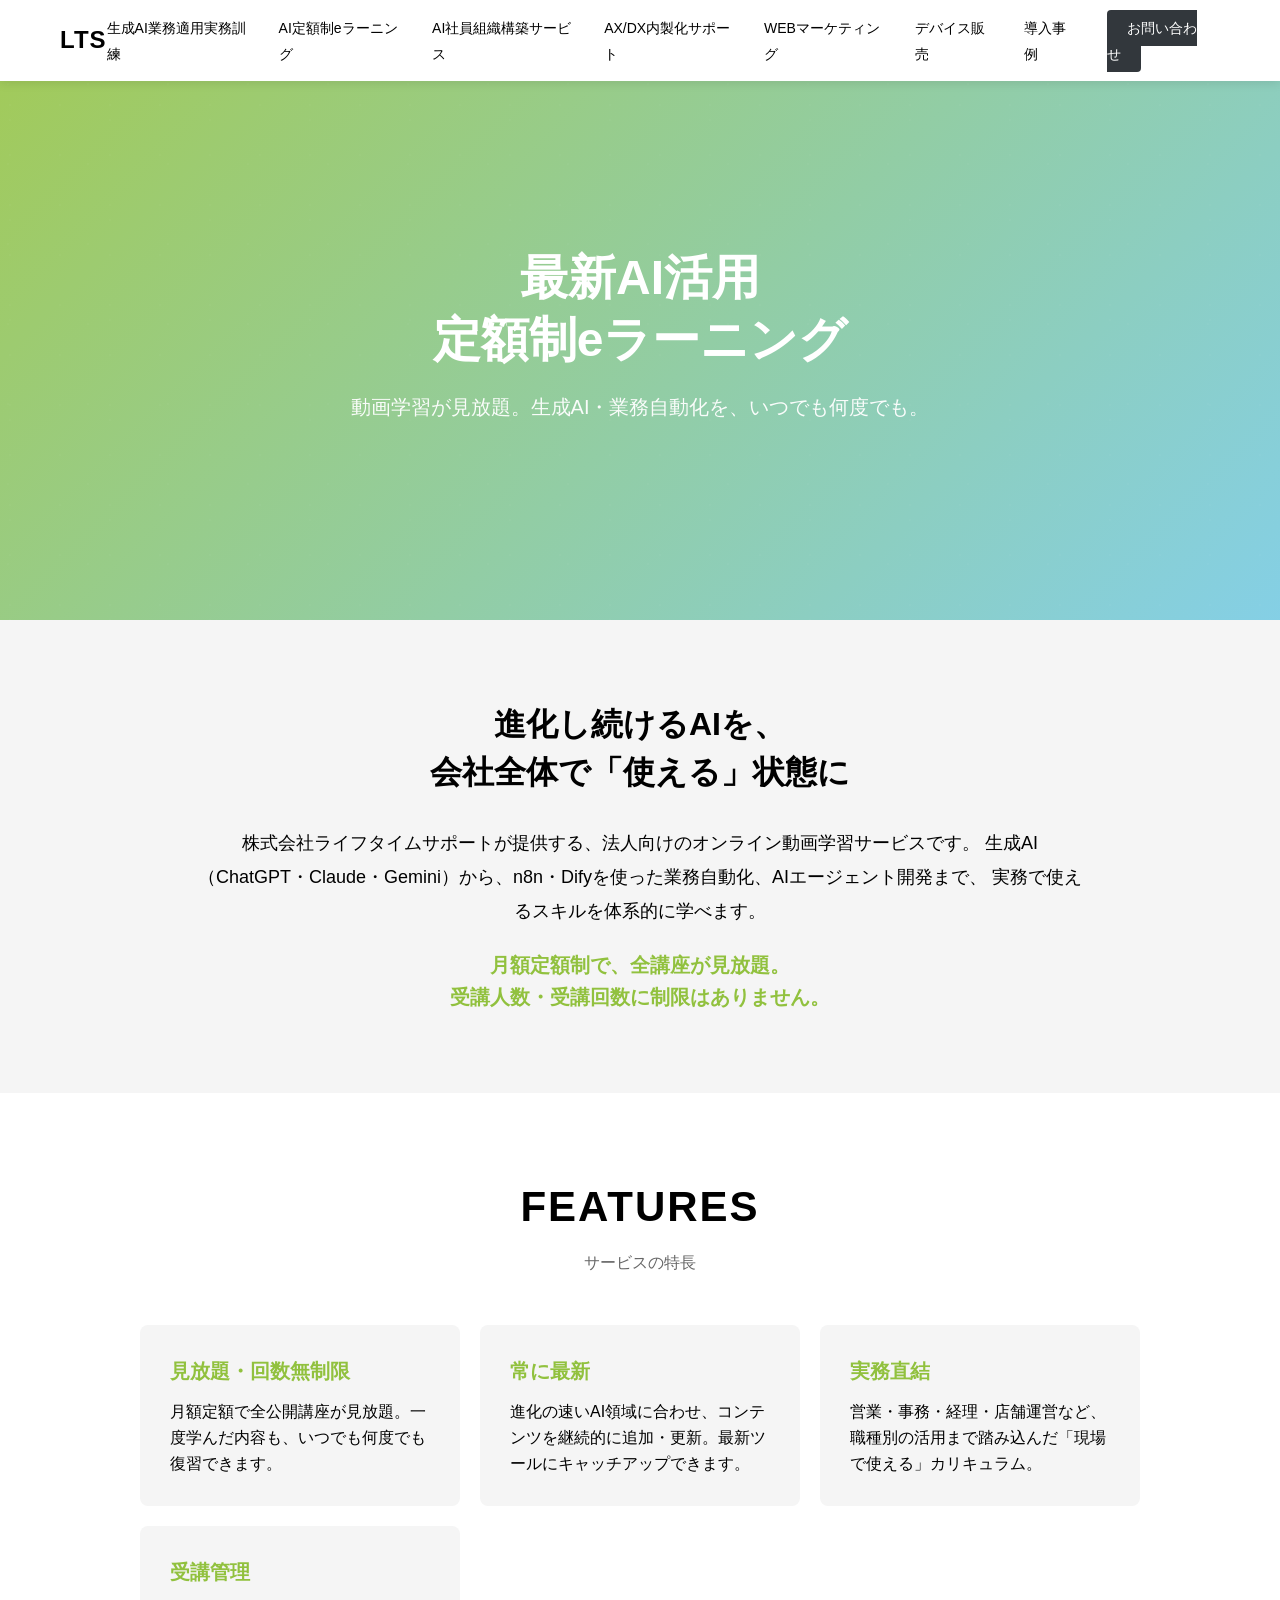
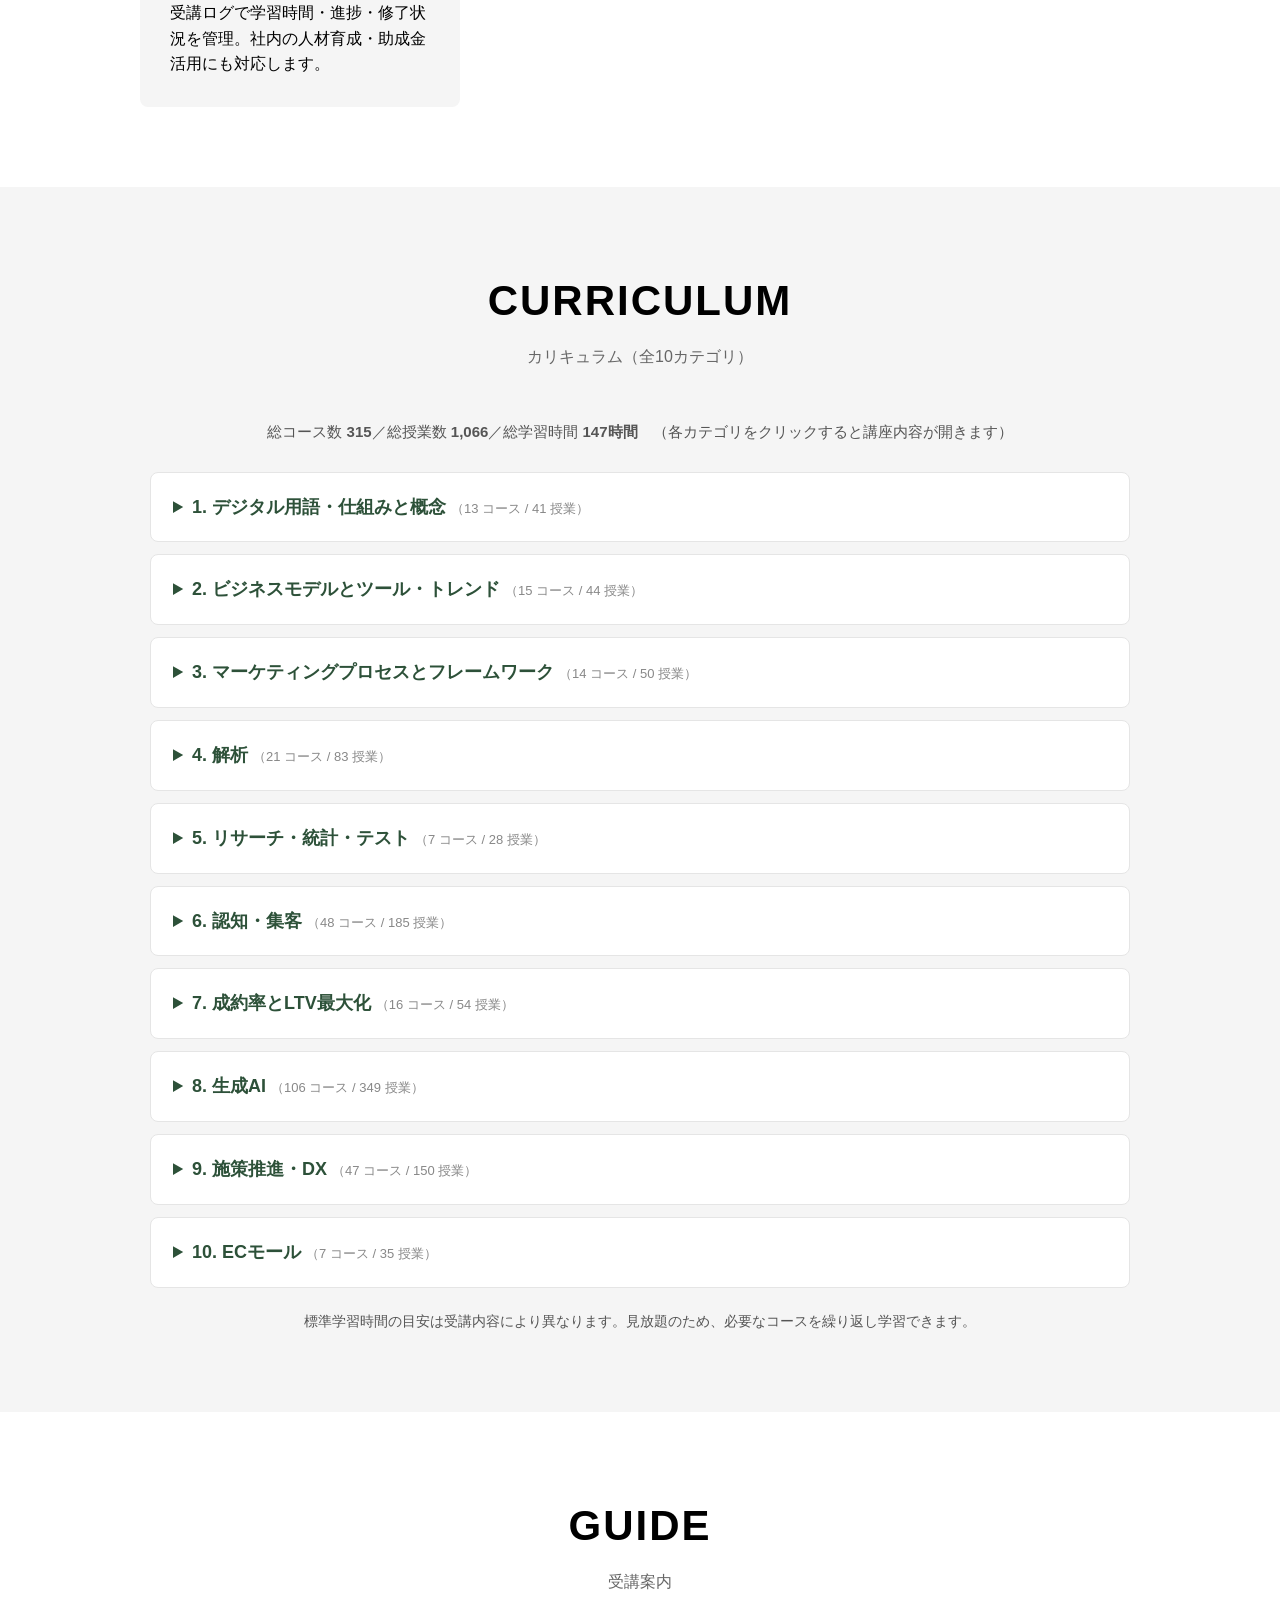
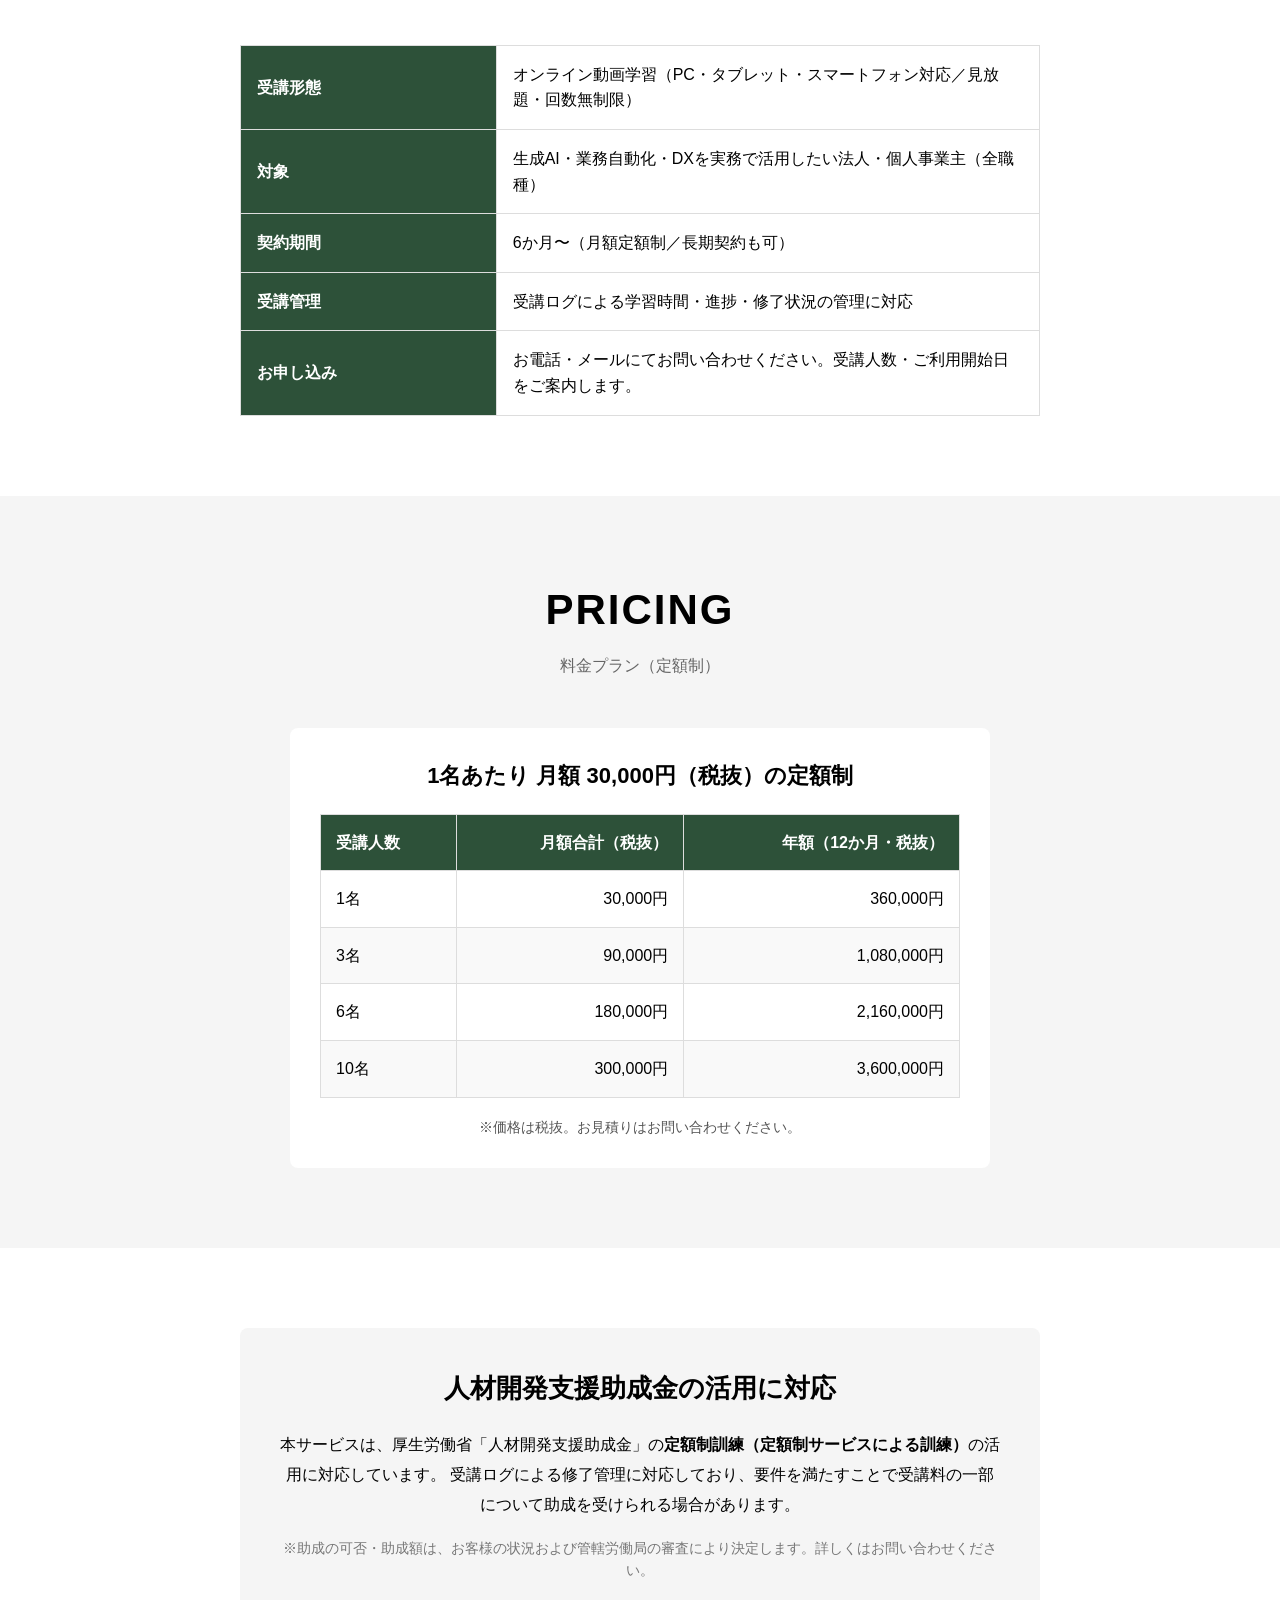
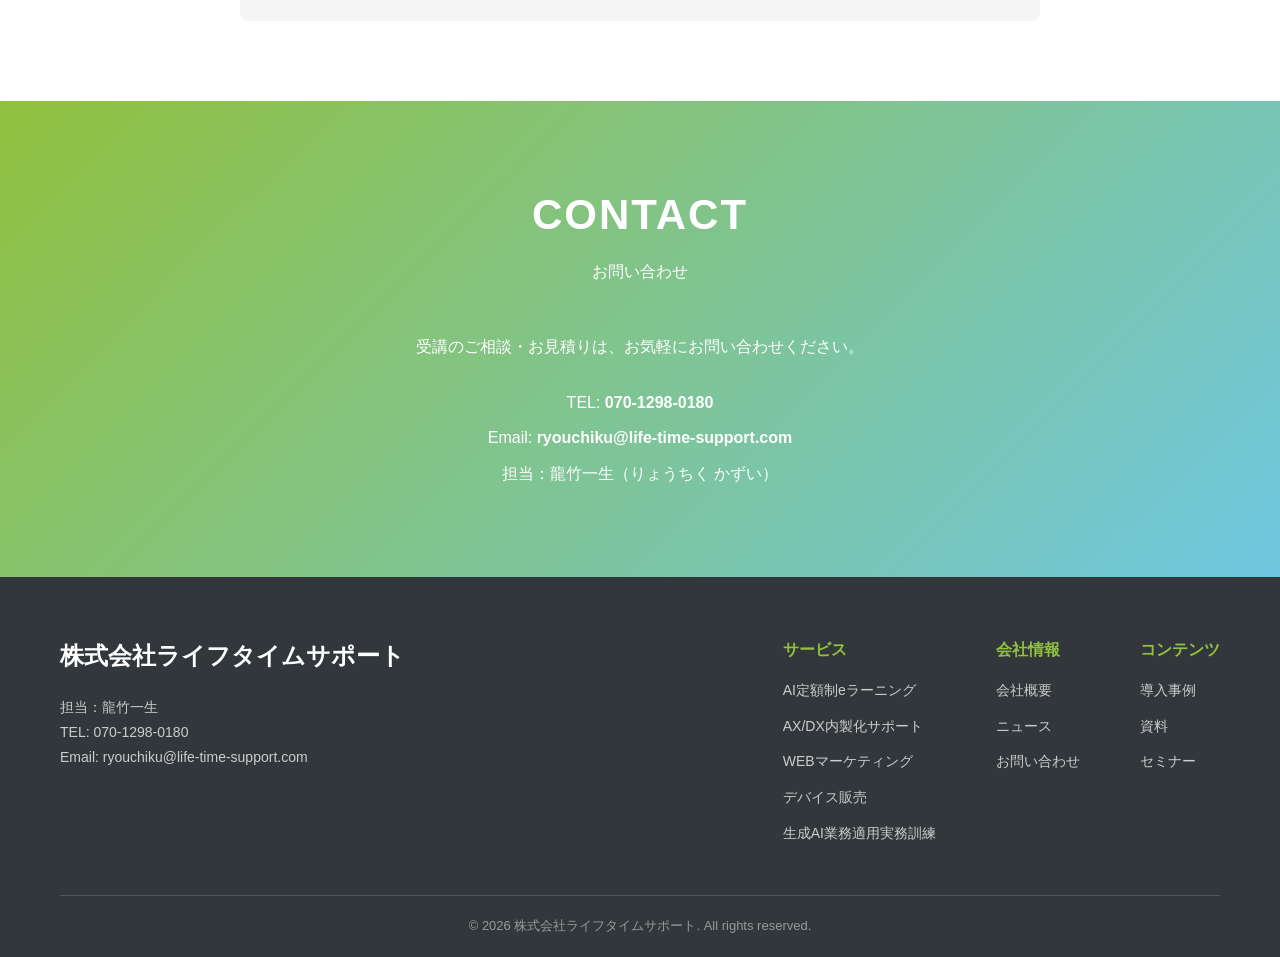
<file: ai-elearning.html>
<!DOCTYPE html>
<!-- ************************************************************************ -->
<!--    ai-elearning.html — 最新AI活用 定額制eラーニング（動画学習見放題）       -->
<!--    © Life Time Support Inc.                                              -->
<!-- ************************************************************************ -->
<html lang="ja">
<head>
    <meta charset="UTF-8">
    <meta name="viewport" content="width=device-width, initial-scale=1.0">
    <title>最新AI活用 定額制eラーニング（動画学習見放題） | 株式会社ライフタイムサポート</title>
    <meta name="description" content="株式会社ライフタイムサポートが提供する、最新AI活用の定額制eラーニング（動画学習見放題）。生成AI・業務自動化・AIエージェント開発まで、いつでも何度でも学べる法人向けサブスクリプション型オンライン研修サービス。1名 月額30,000円〜。人材開発支援助成金の活用にも対応。">
    <link rel="stylesheet" href="styles.css">
    <link rel="canonical" href="https://elearning.ai-company.info/ai-elearning.html">
</head>
<body>
    <!-- Header -->
    <header class="header">
        <div class="container">
            <div class="header-content">
                <div class="logo">
                    <a href="index.html">LTS</a>
                </div>
                <nav class="nav" id="nav">
                    <ul class="nav-list">
                        <li><a href="ai-seminar.html">生成AI業務適用実務訓練</a></li>
                        <li><a href="ai-elearning.html">AI定額制eラーニング</a></li>
                        <li><a href="#">AI社員組織構築サービス</a></li>
                        <li><a href="it-support.html">AX/DX内製化サポート</a></li>
                        <li><a href="web-marketing.html">WEBマーケティング</a></li>
                        <li><a href="device-sales.html">デバイス販売</a></li>
                        <li><a href="index.html#case">導入事例</a></li>
                        <li><a href="#contact" class="cta-button">お問い合わせ</a></li>
                    </ul>
                </nav>
                <button class="hamburger" id="hamburger">
                    <span></span>
                    <span></span>
                    <span></span>
                </button>
            </div>
        </div>
    </header>

    <!-- Hero Section -->
    <section class="hero" style="margin-top: 80px; height: 60vh;">
        <div class="hero-background hero-ai-training"></div>
        <div class="container">
            <div class="hero-content">
                <h1 class="hero-title">最新AI活用<br>定額制eラーニング</h1>
                <p class="hero-subtitle">動画学習が見放題。生成AI・業務自動化を、いつでも何度でも。</p>
            </div>
        </div>
    </section>

    <!-- Introduction Section -->
    <section class="section" style="background-color: #f5f5f5;">
        <div class="container">
            <div style="max-width: 900px; margin: 0 auto; text-align: center;">
                <h2 style="font-size: 32px; margin-bottom: 30px; line-height: 1.5;">
                    進化し続けるAIを、<br>会社全体で「使える」状態に
                </h2>
                <p style="font-size: 18px; line-height: 1.9; margin-bottom: 20px;">
                    株式会社ライフタイムサポートが提供する、法人向けのオンライン動画学習サービスです。
                    生成AI（ChatGPT・Claude・Gemini）から、n8n・Difyを使った業務自動化、AIエージェント開発まで、
                    実務で使えるスキルを体系的に学べます。
                </p>
                <p style="font-size: 20px; font-weight: bold; color: #91c13e;">
                    月額定額制で、全講座が見放題。<br>受講人数・受講回数に制限はありません。
                </p>
            </div>
        </div>
    </section>

    <!-- Features Section -->
    <section class="section">
        <div class="container">
            <h2 class="section-title">FEATURES</h2>
            <p class="section-subtitle">サービスの特長</p>
            <div class="service-grid" style="grid-template-columns: repeat(auto-fit, minmax(260px, 1fr)); gap: 20px; max-width: 1000px; margin: 0 auto;">
                <div style="background-color: #f5f5f5; padding: 30px; border-radius: 8px;">
                    <h3 style="font-size: 20px; margin-bottom: 12px; color: #91c13e;">見放題・回数無制限</h3>
                    <p>月額定額で全公開講座が見放題。一度学んだ内容も、いつでも何度でも復習できます。</p>
                </div>
                <div style="background-color: #f5f5f5; padding: 30px; border-radius: 8px;">
                    <h3 style="font-size: 20px; margin-bottom: 12px; color: #91c13e;">常に最新</h3>
                    <p>進化の速いAI領域に合わせ、コンテンツを継続的に追加・更新。最新ツールにキャッチアップできます。</p>
                </div>
                <div style="background-color: #f5f5f5; padding: 30px; border-radius: 8px;">
                    <h3 style="font-size: 20px; margin-bottom: 12px; color: #91c13e;">実務直結</h3>
                    <p>営業・事務・経理・店舗運営など、職種別の活用まで踏み込んだ「現場で使える」カリキュラム。</p>
                </div>
                <div style="background-color: #f5f5f5; padding: 30px; border-radius: 8px;">
                    <h3 style="font-size: 20px; margin-bottom: 12px; color: #91c13e;">受講管理</h3>
                    <p>受講ログで学習時間・進捗・修了状況を管理。社内の人材育成・助成金活用にも対応します。</p>
                </div>
            </div>
        </div>
    </section>

    <!-- Curriculum Section -->
    <section class="section" style="background-color: #f5f5f5;">
        <div class="container">
            <h2 class="section-title">CURRICULUM</h2>
            <p class="section-subtitle">カリキュラム（全10カテゴリ）</p>
            <div style="max-width: 980px; margin: 0 auto;">
                <p style="text-align:center; font-size:15px; color:#555; margin-bottom:28px;">総コース数 <strong>315</strong>／総授業数 <strong>1,066</strong>／総学習時間 <strong>147時間</strong>　（各カテゴリをクリックすると講座内容が開きます）</p>
                <details style="background:white; border-radius:8px; margin-bottom:12px; padding:6px 22px; border:1px solid #e5e5e5;">
                    <summary style="cursor:pointer; font-size:18px; font-weight:bold; padding:14px 0; color:#2d5139;">1. デジタル用語・仕組みと概念 <span style="font-weight:normal; font-size:13px; color:#888;">（13 コース / 41 授業）</span></summary>
                    <div style="padding:6px 0 14px;">
                        <p style="font-weight:bold; color:#91c13e; margin:14px 0 4px; font-size:15px;">1.1 Webマーケティング概要 <span style="font-weight:normal; color:#999; font-size:12px;">（2 コース / 4 授業）</span></p>
<ul style="margin:6px 0 14px 18px; padding:0; color:#444; font-size:14px; line-height:1.9;">
<li>Webマーケティングとは <span style="color:#91c13e;">（2授業）</span></li>
<li>デジタルマーケティングを体系的に学ぶ理由 <span style="color:#91c13e;">（2授業）</span></li>
</ul>
                        <p style="font-weight:bold; color:#91c13e; margin:14px 0 4px; font-size:15px;">1.2 Web・デジタル用語を押さえる <span style="font-weight:normal; color:#999; font-size:12px;">（3 コース / 13 授業）</span></p>
<ul style="margin:6px 0 14px 18px; padding:0; color:#444; font-size:14px; line-height:1.9;">
<li>Webマーケティングにおける基本用語 <span style="color:#91c13e;">（7授業）</span></li>
<li>Webサイトやページ関連の基本用語 <span style="color:#91c13e;">（2授業）</span></li>
<li>BtoBマーケティングでよく使う用語 <span style="color:#91c13e;">（4授業）</span></li>
</ul>
                        <p style="font-weight:bold; color:#91c13e; margin:14px 0 4px; font-size:15px;">1.3 タグやパラメータ <span style="font-weight:normal; color:#999; font-size:12px;">（2 コース / 5 授業）</span></p>
<ul style="margin:6px 0 14px 18px; padding:0; color:#444; font-size:14px; line-height:1.9;">
<li>タグとパラメータ <span style="color:#91c13e;">（2授業）</span></li>
<li>タグマネージャー <span style="color:#91c13e;">（3授業）</span></li>
</ul>
                        <p style="font-weight:bold; color:#91c13e; margin:14px 0 4px; font-size:15px;">1.4 Webインフラと開発の基礎 <span style="font-weight:normal; color:#999; font-size:12px;">（6 コース / 19 授業）</span></p>
<ul style="margin:6px 0 14px 18px; padding:0; color:#444; font-size:14px; line-height:1.9;">
<li>Webサイトの土台をおさえるための仕組み基礎 <span style="color:#91c13e;">（5授業）</span></li>
<li>コンピュータとネットワークの仕組み <span style="color:#91c13e;">（2授業）</span></li>
<li>サーバーとストレージ <span style="color:#91c13e;">（3授業）</span></li>
<li>クラウド基礎 <span style="color:#91c13e;">（3授業）</span></li>
<li>プログラミングとは <span style="color:#91c13e;">（4授業）</span></li>
<li>基礎知識として押さえておきたいデータベース <span style="color:#91c13e;">（2授業）</span></li>
</ul>
                    </div>
                </details>
                <details style="background:white; border-radius:8px; margin-bottom:12px; padding:6px 22px; border:1px solid #e5e5e5;">
                    <summary style="cursor:pointer; font-size:18px; font-weight:bold; padding:14px 0; color:#2d5139;">2. ビジネスモデルとツール・トレンド <span style="font-weight:normal; font-size:13px; color:#888;">（15 コース / 44 授業）</span></summary>
                    <div style="padding:6px 0 14px;">
                        <p style="font-weight:bold; color:#91c13e; margin:14px 0 4px; font-size:15px;">2.1 ビジネスモデルやツールを押さえる <span style="font-weight:normal; color:#999; font-size:12px;">（13 コース / 38 授業）</span></p>
<ul style="margin:6px 0 14px 18px; padding:0; color:#444; font-size:14px; line-height:1.9;">
<li>風評被害対策 <span style="color:#91c13e;">（3授業）</span></li>
<li>ホームページを作る前に準備しておきたいこと <span style="color:#91c13e;">（3授業）</span></li>
<li>オンライン決済サービス概要 <span style="color:#91c13e;">（3授業）</span></li>
<li>ビジネスモデルと市場概況 <span style="color:#91c13e;">（2授業）</span></li>
<li>アドテクノロジー基礎 <span style="color:#91c13e;">（4授業）</span></li>
<li>顧客理解のためWeb業界の業種を知る <span style="color:#91c13e;">（8授業）</span></li>
<li>MA、SFA、CRM <span style="color:#91c13e;">（2授業）</span></li>
<li>CMS <span style="color:#91c13e;">（2授業）</span></li>
<li>SaaS概要 <span style="color:#91c13e;">（1授業）</span></li>
<li>ECサイトの運営業務 <span style="color:#91c13e;">（6授業）</span></li>
<li>D2C基礎 <span style="color:#91c13e;">（2授業）</span></li>
<li>O2O・OMO・オムニチャネル概要 <span style="color:#91c13e;">（1授業）</span></li>
<li>メタバース <span style="color:#91c13e;">（1授業）</span></li>
</ul>
                        <p style="font-weight:bold; color:#91c13e; margin:14px 0 4px; font-size:15px;">2.2 Webマーケティングで押さえるべき法律 <span style="font-weight:normal; color:#999; font-size:12px;">（2 コース / 6 授業）</span></p>
<ul style="margin:6px 0 14px 18px; padding:0; color:#444; font-size:14px; line-height:1.9;">
<li>Web施策を行う際に考慮すべき法律 <span style="color:#91c13e;">（4授業）</span></li>
<li>Web施策を行う際に考慮すべき法律2 <span style="color:#91c13e;">（2授業）</span></li>
</ul>
                    </div>
                </details>
                <details style="background:white; border-radius:8px; margin-bottom:12px; padding:6px 22px; border:1px solid #e5e5e5;">
                    <summary style="cursor:pointer; font-size:18px; font-weight:bold; padding:14px 0; color:#2d5139;">3. マーケティングプロセスとフレームワーク <span style="font-weight:normal; font-size:13px; color:#888;">（14 コース / 50 授業）</span></summary>
                    <div style="padding:6px 0 14px;">
                        <p style="font-weight:bold; color:#91c13e; margin:14px 0 4px; font-size:15px;">3.1 マーケティングフレームワーク <span style="font-weight:normal; color:#999; font-size:12px;">（6 コース / 25 授業）</span></p>
<ul style="margin:6px 0 14px 18px; padding:0; color:#444; font-size:14px; line-height:1.9;">
<li>マーケティングをフレームワークを通して理解する <span style="color:#91c13e;">（4授業）</span></li>
<li>消費者の購買行動モデル <span style="color:#91c13e;">（3授業）</span></li>
<li>行動経済学から考えるマーケティング手法 <span style="color:#91c13e;">（4授業）</span></li>
<li>マーケティング戦略と概念 <span style="color:#91c13e;">（6授業）</span></li>
<li>マーケティングにおける心理的アプローチ <span style="color:#91c13e;">（6授業）</span></li>
<li>施策の優先度を決めるために活用できるフレームワーク <span style="color:#91c13e;">（2授業）</span></li>
</ul>
                        <p style="font-weight:bold; color:#91c13e; margin:14px 0 4px; font-size:15px;">3.2 マーケティング概念と手法 <span style="font-weight:normal; color:#999; font-size:12px;">（6 コース / 16 授業）</span></p>
<ul style="margin:6px 0 14px 18px; padding:0; color:#444; font-size:14px; line-height:1.9;">
<li>労働生産性とは <span style="color:#91c13e;">（2授業）</span></li>
<li>カスタマージャーニーとペルソナ <span style="color:#91c13e;">（3授業）</span></li>
<li>ユーザー視点から問題解決をするデザインシンキング <span style="color:#91c13e;">（2授業）</span></li>
<li>ロジカルシンキングとKGI・KPI <span style="color:#91c13e;">（2授業）</span></li>
<li>重要指標の分解と優先度のつけ方 <span style="color:#91c13e;">（6授業）</span></li>
<li>マーケティングにおける費用対効果と投資対効果 <span style="color:#91c13e;">（1授業）</span></li>
</ul>
                        <p style="font-weight:bold; color:#91c13e; margin:14px 0 4px; font-size:15px;">3.3 BtoBマーケティング <span style="font-weight:normal; color:#999; font-size:12px;">（2 コース / 9 授業）</span></p>
<ul style="margin:6px 0 14px 18px; padding:0; color:#444; font-size:14px; line-height:1.9;">
<li>BtoBマーケティングとは <span style="color:#91c13e;">（2授業）</span></li>
<li>BtoBマーケティングのプロセスと手法 <span style="color:#91c13e;">（7授業）</span></li>
</ul>
                    </div>
                </details>
                <details style="background:white; border-radius:8px; margin-bottom:12px; padding:6px 22px; border:1px solid #e5e5e5;">
                    <summary style="cursor:pointer; font-size:18px; font-weight:bold; padding:14px 0; color:#2d5139;">4. 解析 <span style="font-weight:normal; font-size:13px; color:#888;">（21 コース / 83 授業）</span></summary>
                    <div style="padding:6px 0 14px;">
                        <p style="font-weight:bold; color:#91c13e; margin:14px 0 4px; font-size:15px;">4.1 アクセス解析の概念とツール <span style="font-weight:normal; color:#999; font-size:12px;">（7 コース / 16 授業）</span></p>
                        <p style="margin:8px 0 2px 14px; color:#555; font-size:14px;">▸ 4.1.1 Web解析の概念と手法 <span style="color:#999; font-size:12px;">（5 コース / 12 授業）</span></p>
                        <div style="margin-left:14px;"><ul style="margin:6px 0 14px 18px; padding:0; color:#444; font-size:14px; line-height:1.9;">
<li>Web解析とは <span style="color:#91c13e;">（2授業）</span></li>
<li>データ分析の概念と基礎 <span style="color:#91c13e;">（4授業）</span></li>
<li>分析時に考慮したいアトリビューション分析とは <span style="color:#91c13e;">（2授業）</span></li>
<li>数字に慣れ強くなる方法 <span style="color:#91c13e;">（3授業）</span></li>
<li>トラッキングとは <span style="color:#91c13e;">（1授業）</span></li>
</ul></div>
                        <p style="margin:8px 0 2px 14px; color:#555; font-size:14px;">▸ 4.1.2 Looker StudioとBigQuery <span style="color:#999; font-size:12px;">（2 コース / 4 授業）</span></p>
                        <div style="margin-left:14px;"><ul style="margin:6px 0 14px 18px; padding:0; color:#444; font-size:14px; line-height:1.9;">
<li>Looker Studio概要 <span style="color:#91c13e;">（2授業）</span></li>
<li>BigQuery概要 <span style="color:#91c13e;">（2授業）</span></li>
</ul></div>
                        <p style="font-weight:bold; color:#91c13e; margin:14px 0 4px; font-size:15px;">4.2 Google Analytics <span style="font-weight:normal; color:#999; font-size:12px;">（12 コース / 59 授業）</span></p>
                        <p style="margin:8px 0 2px 14px; color:#555; font-size:14px;">▸ 4.2.1 GA4概要 <span style="color:#999; font-size:12px;">（2 コース / 6 授業）</span></p>
                        <div style="margin-left:14px;"><ul style="margin:6px 0 14px 18px; padding:0; color:#444; font-size:14px; line-height:1.9;">
<li>GA4概要 <span style="color:#91c13e;">（4授業）</span></li>
<li>GA4初期設定 <span style="color:#91c13e;">（2授業）</span></li>
</ul></div>
                        <p style="margin:8px 0 2px 14px; color:#555; font-size:14px;">▸ 4.2.2 GA4の分析基礎 <span style="color:#999; font-size:12px;">（3 コース / 13 授業）</span></p>
                        <div style="margin-left:14px;"><ul style="margin:6px 0 14px 18px; padding:0; color:#444; font-size:14px; line-height:1.9;">
<li>GA4のレポートと探索基礎 <span style="color:#91c13e;">（4授業）</span></li>
<li>GA4のイベント概要 <span style="color:#91c13e;">（3授業）</span></li>
<li>GA4の分析基礎 <span style="color:#91c13e;">（6授業）</span></li>
</ul></div>
                        <p style="margin:8px 0 2px 14px; color:#555; font-size:14px;">▸ 4.2.3 GA4の分析応用 <span style="color:#999; font-size:12px;">（3 コース / 15 授業）</span></p>
                        <div style="margin-left:14px;"><ul style="margin:6px 0 14px 18px; padding:0; color:#444; font-size:14px; line-height:1.9;">
<li>GA4で分析精度を高めるための設定と活用例 <span style="color:#91c13e;">（8授業）</span></li>
<li>GA4の分析実践 <span style="color:#91c13e;">（4授業）</span></li>
<li>GTMとGA4で成果を最大化するイベント計測完全攻略 <span style="color:#91c13e;">（3授業）</span></li>
</ul></div>
                        <p style="margin:8px 0 2px 14px; color:#555; font-size:14px;">▸ 4.2.4 UA（ユニバーサルアナリティクス） <span style="color:#999; font-size:12px;">（4 コース / 25 授業）</span></p>
                        <div style="margin-left:14px;"><ul style="margin:6px 0 14px 18px; padding:0; color:#444; font-size:14px; line-height:1.9;">
<li>Google Analyticsの概要 <span style="color:#91c13e;">（9授業）</span></li>
<li>Google Analyticsのよくある問題と対策 <span style="color:#91c13e;">（2授業）</span></li>
<li>Google Analyticsを活用するための設定 <span style="color:#91c13e;">（2授業）</span></li>
<li>Google Analyticsでまずやっておきたい分析8 <span style="color:#91c13e;">（12授業）</span></li>
</ul></div>
                        <p style="font-weight:bold; color:#91c13e; margin:14px 0 4px; font-size:15px;">4.3 ヒートマップ・ソーシャル分析 <span style="font-weight:normal; color:#999; font-size:12px;">（2 コース / 8 授業）</span></p>
<ul style="margin:6px 0 14px 18px; padding:0; color:#444; font-size:14px; line-height:1.9;">
<li>ヒートマップ <span style="color:#91c13e;">（2授業）</span></li>
<li>ソーシャル分析 <span style="color:#91c13e;">（6授業）</span></li>
</ul>
                    </div>
                </details>
                <details style="background:white; border-radius:8px; margin-bottom:12px; padding:6px 22px; border:1px solid #e5e5e5;">
                    <summary style="cursor:pointer; font-size:18px; font-weight:bold; padding:14px 0; color:#2d5139;">5. リサーチ・統計・テスト <span style="font-weight:normal; font-size:13px; color:#888;">（7 コース / 28 授業）</span></summary>
                    <div style="padding:6px 0 14px;">
                        <p style="font-weight:bold; color:#91c13e; margin:14px 0 4px; font-size:15px;">5.1 市場・顧客リサーチの概念と手法 <span style="font-weight:normal; color:#999; font-size:12px;">（3 コース / 20 授業）</span></p>
<ul style="margin:6px 0 14px 18px; padding:0; color:#444; font-size:14px; line-height:1.9;">
<li>自社・顧客・競合への解像度を高める手法 <span style="color:#91c13e;">（12授業）</span></li>
<li>市場調査・ネットリサーチ <span style="color:#91c13e;">（3授業）</span></li>
<li>統計基礎 <span style="color:#91c13e;">（5授業）</span></li>
</ul>
                        <p style="font-weight:bold; color:#91c13e; margin:14px 0 4px; font-size:15px;">5.2 インタビューテクニック <span style="font-weight:normal; color:#999; font-size:12px;">（2 コース / 4 授業）</span></p>
<ul style="margin:6px 0 14px 18px; padding:0; color:#444; font-size:14px; line-height:1.9;">
<li>グループインタビュー <span style="color:#91c13e;">（2授業）</span></li>
<li>デプスインタビュー <span style="color:#91c13e;">（2授業）</span></li>
</ul>
                        <p style="font-weight:bold; color:#91c13e; margin:14px 0 4px; font-size:15px;">5.3 テスト・PoC <span style="font-weight:normal; color:#999; font-size:12px;">（2 コース / 4 授業）</span></p>
<ul style="margin:6px 0 14px 18px; padding:0; color:#444; font-size:14px; line-height:1.9;">
<li>ユーザービリティテスト <span style="color:#91c13e;">（2授業）</span></li>
<li>PoC <span style="color:#91c13e;">（2授業）</span></li>
</ul>
                    </div>
                </details>
                <details style="background:white; border-radius:8px; margin-bottom:12px; padding:6px 22px; border:1px solid #e5e5e5;">
                    <summary style="cursor:pointer; font-size:18px; font-weight:bold; padding:14px 0; color:#2d5139;">6. 認知・集客 <span style="font-weight:normal; font-size:13px; color:#888;">（48 コース / 185 授業）</span></summary>
                    <div style="padding:6px 0 14px;">
                        <p style="font-weight:bold; color:#91c13e; margin:14px 0 4px; font-size:15px;">6.1 広告初級 <span style="font-weight:normal; color:#999; font-size:12px;">（7 コース / 38 授業）</span></p>
                        <p style="margin:8px 0 2px 14px; color:#555; font-size:14px;">▸ 6.1.1 Web広告概要 <span style="color:#999; font-size:12px;">（5 コース / 23 授業）</span></p>
                        <div style="margin-left:14px;"><ul style="margin:6px 0 14px 18px; padding:0; color:#444; font-size:14px; line-height:1.9;">
<li>集客の種類と特徴理解 <span style="color:#91c13e;">（11授業）</span></li>
<li>ディスプレイ広告基礎 <span style="color:#91c13e;">（6授業）</span></li>
<li>Web広告のプランニングで押さえるべきこと <span style="color:#91c13e;">（2授業）</span></li>
<li>レスポンシブ広告 <span style="color:#91c13e;">（2授業）</span></li>
<li>ネイティブ広告 <span style="color:#91c13e;">（2授業）</span></li>
</ul></div>
                        <p style="margin:8px 0 2px 14px; color:#555; font-size:14px;">▸ 6.1.2 リスティング・ディスプレイ広告概要 <span style="color:#999; font-size:12px;">（2 コース / 15 授業）</span></p>
                        <div style="margin-left:14px;"><ul style="margin:6px 0 14px 18px; padding:0; color:#444; font-size:14px; line-height:1.9;">
<li>リターゲティング広告基礎 <span style="color:#91c13e;">（4授業）</span></li>
<li>リスティング広告基礎 <span style="color:#91c13e;">（11授業）</span></li>
</ul></div>
                        <p style="font-weight:bold; color:#91c13e; margin:14px 0 4px; font-size:15px;">6.2 広告中級 <span style="font-weight:normal; color:#999; font-size:12px;">（8 コース / 24 授業）</span></p>
                        <p style="margin:8px 0 2px 14px; color:#555; font-size:14px;">▸ 6.2.1 多様な広告手法 <span style="color:#999; font-size:12px;">（2 コース / 7 授業）</span></p>
                        <div style="margin-left:14px;"><ul style="margin:6px 0 14px 18px; padding:0; color:#444; font-size:14px; line-height:1.9;">
<li>Bing検索とMicrosoft広告 <span style="color:#91c13e;">（3授業）</span></li>
<li>アフィリエイト広告基礎 <span style="color:#91c13e;">（4授業）</span></li>
</ul></div>
                        <p style="margin:8px 0 2px 14px; color:#555; font-size:14px;">▸ 6.2.2 Google・Yahoo広告 <span style="color:#999; font-size:12px;">（2 コース / 8 授業）</span></p>
                        <div style="margin-left:14px;"><ul style="margin:6px 0 14px 18px; padding:0; color:#444; font-size:14px; line-height:1.9;">
<li>Googleショッピング広告基礎 <span style="color:#91c13e;">（4授業）</span></li>
<li>広告の自動入札活用 <span style="color:#91c13e;">（4授業）</span></li>
</ul></div>
                        <p style="margin:8px 0 2px 14px; color:#555; font-size:14px;">▸ 6.2.3 SNS広告 <span style="color:#999; font-size:12px;">（2 コース / 5 授業）</span></p>
                        <div style="margin-left:14px;"><ul style="margin:6px 0 14px 18px; padding:0; color:#444; font-size:14px; line-height:1.9;">
<li>インフルエンサーマーケティング <span style="color:#91c13e;">（2授業）</span></li>
<li>ソーシャル広告基礎 <span style="color:#91c13e;">（3授業）</span></li>
</ul></div>
                        <p style="margin:8px 0 2px 14px; color:#555; font-size:14px;">▸ 6.2.4 多様な広告の概要と手法 <span style="color:#999; font-size:12px;">（2 コース / 4 授業）</span></p>
                        <div style="margin-left:14px;"><ul style="margin:6px 0 14px 18px; padding:0; color:#444; font-size:14px; line-height:1.9;">
<li>タクシー広告 <span style="color:#91c13e;">（2授業）</span></li>
<li>アフィリエイト広告 <span style="color:#91c13e;">（2授業）</span></li>
</ul></div>
                        <p style="font-weight:bold; color:#91c13e; margin:14px 0 4px; font-size:15px;">6.3 広告実践 <span style="font-weight:normal; color:#999; font-size:12px;">（11 コース / 62 授業）</span></p>
                        <p style="margin:8px 0 2px 14px; color:#555; font-size:14px;">▸ 6.3.1 Google・Yahoo広告実践 <span style="color:#999; font-size:12px;">（9 コース / 52 授業）</span></p>
                        <div style="margin-left:14px;"><ul style="margin:6px 0 14px 18px; padding:0; color:#444; font-size:14px; line-height:1.9;">
<li>リスティング広告運用のポイント12 <span style="color:#91c13e;">（9授業）</span></li>
<li>リターゲティング広告 <span style="color:#91c13e;">（4授業）</span></li>
<li>広告の自動入札実践 <span style="color:#91c13e;">（3授業）</span></li>
<li>ディスプレイ広告運用のポイント10 <span style="color:#91c13e;">（11授業）</span></li>
<li>Googleリスティング・ディスプレイ広告設定方法 <span style="color:#91c13e;">（7授業）</span></li>
<li>Google広告における共通基礎設定と補助設定 <span style="color:#91c13e;">（3授業）</span></li>
<li>Yahoo!広告のリスティング・ディスプレイ設定方法 <span style="color:#91c13e;">（4授業）</span></li>
<li>Google広告において改善・提案で押さえるべきテクニック <span style="color:#91c13e;">（3授業）</span></li>
<li>Googleリスティング広告の実践運用テクニック <span style="color:#91c13e;">（8授業）</span></li>
</ul></div>
                        <p style="margin:8px 0 2px 14px; color:#555; font-size:14px;">▸ 6.3.2 SNS広告実践 <span style="color:#999; font-size:12px;">（2 コース / 10 授業）</span></p>
                        <div style="margin-left:14px;"><ul style="margin:6px 0 14px 18px; padding:0; color:#444; font-size:14px; line-height:1.9;">
<li>Facebook広告・Instagram広告の初期設定と広告作成 <span style="color:#91c13e;">（3授業）</span></li>
<li>Meta広告運用でおさえておきたい7つのポイント <span style="color:#91c13e;">（7授業）</span></li>
</ul></div>
                        <p style="font-weight:bold; color:#91c13e; margin:14px 0 4px; font-size:15px;">6.4 非広告初級 <span style="font-weight:normal; color:#999; font-size:12px;">（12 コース / 27 授業）</span></p>
                        <p style="margin:8px 0 2px 14px; color:#555; font-size:14px;">▸ 6.4.1 SEOとコンテンツマーケティング基礎 <span style="color:#999; font-size:12px;">（3 コース / 8 授業）</span></p>
                        <div style="margin-left:14px;"><ul style="margin:6px 0 14px 18px; padding:0; color:#444; font-size:14px; line-height:1.9;">
<li>SEO概要 <span style="color:#91c13e;">（4授業）</span></li>
<li>自社をメディア化するオウンドメディアとは <span style="color:#91c13e;">（2授業）</span></li>
<li>コンテンツマーケティング <span style="color:#91c13e;">（2授業）</span></li>
</ul></div>
                        <p style="margin:8px 0 2px 14px; color:#555; font-size:14px;">▸ 6.4.2 動画マーケティング <span style="color:#999; font-size:12px;">（1 コース / 3 授業）</span></p>
                        <div style="margin-left:14px;"><ul style="margin:6px 0 14px 18px; padding:0; color:#444; font-size:14px; line-height:1.9;">
<li>動画マーケティング <span style="color:#91c13e;">（3授業）</span></li>
</ul></div>
                        <p style="margin:8px 0 2px 14px; color:#555; font-size:14px;">▸ 6.4.3 MEO・Googleビジネスプロフィール基礎 <span style="color:#999; font-size:12px;">（1 コース / 2 授業）</span></p>
                        <div style="margin-left:14px;"><ul style="margin:6px 0 14px 18px; padding:0; color:#444; font-size:14px; line-height:1.9;">
<li>Googleビジネスプロフィール <span style="color:#91c13e;">（2授業）</span></li>
</ul></div>
                        <p style="margin:8px 0 2px 14px; color:#555; font-size:14px;">▸ 6.4.4 プレスリリース <span style="color:#999; font-size:12px;">（1 コース / 2 授業）</span></p>
                        <div style="margin-left:14px;"><ul style="margin:6px 0 14px 18px; padding:0; color:#444; font-size:14px; line-height:1.9;">
<li>認知を拡大するプレスリリース <span style="color:#91c13e;">（2授業）</span></li>
</ul></div>
                        <p style="margin:8px 0 2px 14px; color:#555; font-size:14px;">▸ 6.4.5 SNSマーケティング基礎 <span style="color:#999; font-size:12px;">（6 コース / 12 授業）</span></p>
                        <div style="margin-left:14px;"><ul style="margin:6px 0 14px 18px; padding:0; color:#444; font-size:14px; line-height:1.9;">
<li>企業のSNS運用でやらない方がいいこと <span style="color:#91c13e;">（2授業）</span></li>
<li>ネット炎上のメカニズムと対策 <span style="color:#91c13e;">（2授業）</span></li>
<li>ソーシャル運用基礎 <span style="color:#91c13e;">（2授業）</span></li>
<li>TikTokのメカニズムと概要 <span style="color:#91c13e;">（2授業）</span></li>
<li>TikTokのアルゴリズムと投稿タイミング <span style="color:#91c13e;">（2授業）</span></li>
<li>Instagramのアルゴリズムとジャンル認知 <span style="color:#91c13e;">（2授業）</span></li>
</ul></div>
                        <p style="font-weight:bold; color:#91c13e; margin:14px 0 4px; font-size:15px;">6.5 非広告実践 <span style="font-weight:normal; color:#999; font-size:12px;">（10 コース / 34 授業）</span></p>
                        <p style="margin:8px 0 2px 14px; color:#555; font-size:14px;">▸ 6.5.1 SEOとコンテンツマーケティング <span style="color:#999; font-size:12px;">（3 コース / 12 授業）</span></p>
                        <div style="margin-left:14px;"><ul style="margin:6px 0 14px 18px; padding:0; color:#444; font-size:14px; line-height:1.9;">
<li>SEO基礎 <span style="color:#91c13e;">（6授業）</span></li>
<li>巨大メディア運営企業に聞く！SEOにおける手法 <span style="color:#91c13e;">（4授業）</span></li>
<li>ホワイトペーパー <span style="color:#91c13e;">（2授業）</span></li>
</ul></div>
                        <p style="margin:8px 0 2px 14px; color:#555; font-size:14px;">▸ 6.5.2 アプリマーケティング <span style="color:#999; font-size:12px;">（1 コース / 3 授業）</span></p>
                        <div style="margin-left:14px;"><ul style="margin:6px 0 14px 18px; padding:0; color:#444; font-size:14px; line-height:1.9;">
<li>アプリマーケティング <span style="color:#91c13e;">（3授業）</span></li>
</ul></div>
                        <p style="margin:8px 0 2px 14px; color:#555; font-size:14px;">▸ 6.5.3 MEO・Googleビジネスプロフィール <span style="color:#999; font-size:12px;">（1 コース / 2 授業）</span></p>
                        <div style="margin-left:14px;"><ul style="margin:6px 0 14px 18px; padding:0; color:#444; font-size:14px; line-height:1.9;">
<li>MEO <span style="color:#91c13e;">（2授業）</span></li>
</ul></div>
                        <p style="margin:8px 0 2px 14px; color:#555; font-size:14px;">▸ 6.5.4 SNSマーケティング <span style="color:#999; font-size:12px;">（3 コース / 12 授業）</span></p>
                        <div style="margin-left:14px;"><ul style="margin:6px 0 14px 18px; padding:0; color:#444; font-size:14px; line-height:1.9;">
<li>ソーシャル施策 <span style="color:#91c13e;">（3授業）</span></li>
<li>TikTokでやっておきたい施策 <span style="color:#91c13e;">（7授業）</span></li>
<li>Instagramで押さえておきたい概念と土台施策 <span style="color:#91c13e;">（2授業）</span></li>
</ul></div>
                        <p style="margin:8px 0 2px 14px; color:#555; font-size:14px;">▸ 6.5.5 ウェビナー・展示会 <span style="color:#999; font-size:12px;">（2 コース / 5 授業）</span></p>
                        <div style="margin-left:14px;"><ul style="margin:6px 0 14px 18px; padding:0; color:#444; font-size:14px; line-height:1.9;">
<li>ウェビナーのやり方 <span style="color:#91c13e;">（2授業）</span></li>
<li>展示会をつかったリード獲得 <span style="color:#91c13e;">（3授業）</span></li>
</ul></div>
                    </div>
                </details>
                <details style="background:white; border-radius:8px; margin-bottom:12px; padding:6px 22px; border:1px solid #e5e5e5;">
                    <summary style="cursor:pointer; font-size:18px; font-weight:bold; padding:14px 0; color:#2d5139;">7. 成約率とLTV最大化 <span style="font-weight:normal; font-size:13px; color:#888;">（16 コース / 54 授業）</span></summary>
                    <div style="padding:6px 0 14px;">
                        <p style="font-weight:bold; color:#91c13e; margin:14px 0 4px; font-size:15px;">7.1 UI/UXの最適化 <span style="font-weight:normal; color:#999; font-size:12px;">（3 コース / 15 授業）</span></p>
<ul style="margin:6px 0 14px 18px; padding:0; color:#444; font-size:14px; line-height:1.9;">
<li>ページ要素・デザイン改善 <span style="color:#91c13e;">（7授業）</span></li>
<li>UIUX <span style="color:#91c13e;">（4授業）</span></li>
<li>回遊 <span style="color:#91c13e;">（4授業）</span></li>
</ul>
                        <p style="font-weight:bold; color:#91c13e; margin:14px 0 4px; font-size:15px;">7.2 Webサイトの基盤・機能改善 <span style="font-weight:normal; color:#999; font-size:12px;">（3 コース / 8 授業）</span></p>
<ul style="margin:6px 0 14px 18px; padding:0; color:#444; font-size:14px; line-height:1.9;">
<li>Web接客・チャットボット <span style="color:#91c13e;">（2授業）</span></li>
<li>サイトリニューアル時に気を付けるポイント <span style="color:#91c13e;">（4授業）</span></li>
<li>サイトが重い時の対策 <span style="color:#91c13e;">（2授業）</span></li>
</ul>
                        <p style="font-weight:bold; color:#91c13e; margin:14px 0 4px; font-size:15px;">7.3 LPO/EFO/バナー最適化 <span style="font-weight:normal; color:#999; font-size:12px;">（5 コース / 12 授業）</span></p>
<ul style="margin:6px 0 14px 18px; padding:0; color:#444; font-size:14px; line-height:1.9;">
<li>LPO <span style="color:#91c13e;">（2授業）</span></li>
<li>EFO(エントリーフォーム最適化) <span style="color:#91c13e;">（2授業）</span></li>
<li>かご落ち対策 <span style="color:#91c13e;">（3授業）</span></li>
<li>バナー作成時に考えること <span style="color:#91c13e;">（2授業）</span></li>
<li>ABテスト <span style="color:#91c13e;">（3授業）</span></li>
</ul>
                        <p style="font-weight:bold; color:#91c13e; margin:14px 0 4px; font-size:15px;">7.4 ライティング最適化 <span style="font-weight:normal; color:#999; font-size:12px;">（2 コース / 8 授業）</span></p>
<ul style="margin:6px 0 14px 18px; padding:0; color:#444; font-size:14px; line-height:1.9;">
<li>Webライティング <span style="color:#91c13e;">（4授業）</span></li>
<li>コピーライティング <span style="color:#91c13e;">（4授業）</span></li>
</ul>
                        <p style="font-weight:bold; color:#91c13e; margin:14px 0 4px; font-size:15px;">7.5 客単価・リピート施策 <span style="font-weight:normal; color:#999; font-size:12px;">（3 コース / 11 授業）</span></p>
<ul style="margin:6px 0 14px 18px; padding:0; color:#444; font-size:14px; line-height:1.9;">
<li>アップセル・クロスセル <span style="color:#91c13e;">（3授業）</span></li>
<li>カスタマーサクセス <span style="color:#91c13e;">（2授業）</span></li>
<li>メールマーケティングのポイント4 <span style="color:#91c13e;">（6授業）</span></li>
</ul>
                    </div>
                </details>
                <details style="background:white; border-radius:8px; margin-bottom:12px; padding:6px 22px; border:1px solid #e5e5e5;">
                    <summary style="cursor:pointer; font-size:18px; font-weight:bold; padding:14px 0; color:#2d5139;">8. 生成AI <span style="font-weight:normal; font-size:13px; color:#888;">（106 コース / 349 授業）</span></summary>
                    <div style="padding:6px 0 14px;">
                        <p style="font-weight:bold; color:#91c13e; margin:14px 0 4px; font-size:15px;">8.1 基礎概念 <span style="font-weight:normal; color:#999; font-size:12px;">（25 コース / 61 授業）</span></p>
                        <p style="margin:8px 0 2px 14px; color:#555; font-size:14px;">▸ 8.1.1 生成AIの概念と仕組み <span style="color:#999; font-size:12px;">（1 コース / 6 授業）</span></p>
                        <div style="margin-left:14px;"><ul style="margin:6px 0 14px 18px; padding:0; color:#444; font-size:14px; line-height:1.9;">
<li>AIとChatGPT <span style="color:#91c13e;">（6授業）</span></li>
</ul></div>
                        <p style="margin:8px 0 2px 14px; color:#555; font-size:14px;">▸ 8.1.2 生成AI活用のための概念 <span style="color:#999; font-size:12px;">（9 コース / 17 授業）</span></p>
                        <div style="margin-left:14px;"><ul style="margin:6px 0 14px 18px; padding:0; color:#444; font-size:14px; line-height:1.9;">
<li>AIを業務で日常的に使い始めるための考え方と行動 <span style="color:#91c13e;">（2授業）</span></li>
<li>AIと検索エンジンの使い分け <span style="color:#91c13e;">（2授業）</span></li>
<li>身近なAI活用例と可能性を知る <span style="color:#91c13e;">（2授業）</span></li>
<li>AIに要約させる前の難読化対策 <span style="color:#91c13e;">（1授業）</span></li>
<li>AI時代において重要な文章力 <span style="color:#91c13e;">（1授業）</span></li>
<li>ソーシャルリスニングとAI活用 <span style="color:#91c13e;">（2授業）</span></li>
<li>プロンプト力を高める「伝わる言語化と情報構造化」 <span style="color:#91c13e;">（3授業）</span></li>
<li>個々がAI活用度を高めるための考え方 <span style="color:#91c13e;">（2授業）</span></li>
<li>生成AIにおけるhallucination <span style="color:#91c13e;">（2授業）</span></li>
</ul></div>
                        <p style="margin:8px 0 2px 14px; color:#555; font-size:14px;">▸ 8.1.3 生成AIによる今後の機会とリスク <span style="color:#999; font-size:12px;">（6 コース / 12 授業）</span></p>
                        <div style="margin-left:14px;"><ul style="margin:6px 0 14px 18px; padding:0; color:#444; font-size:14px; line-height:1.9;">
<li>AI時代におけるヒトが価値を出すべきところ <span style="color:#91c13e;">（2授業）</span></li>
<li>広告業界にAIがもたらす変化 <span style="color:#91c13e;">（2授業）</span></li>
<li>生成AIによる「Webメディア」への影響に関しての仮説 <span style="color:#91c13e;">（2授業）</span></li>
<li>生成AI時代の新収益モデル「Pay per Crawl」 <span style="color:#91c13e;">（1授業）</span></li>
<li>AIによる広告業界の変化 <span style="color:#91c13e;">（3授業）</span></li>
<li>AIによる今後の業務変化想定 <span style="color:#91c13e;">（2授業）</span></li>
</ul></div>
                        <p style="margin:8px 0 2px 14px; color:#555; font-size:14px;">▸ 8.1.4 生成AI活用のためのリスクや法律 <span style="color:#999; font-size:12px;">（2 コース / 5 授業）</span></p>
                        <div style="margin-left:14px;"><ul style="margin:6px 0 14px 18px; padding:0; color:#444; font-size:14px; line-height:1.9;">
<li>ChatGPTのセキュリティ上でのリスクと対策 <span style="color:#91c13e;">（2授業）</span></li>
<li>生成AI活用におけるセキュリティと法律 <span style="color:#91c13e;">（3授業）</span></li>
</ul></div>
                        <p style="margin:8px 0 2px 14px; color:#555; font-size:14px;">▸ 8.1.5 組織におけるAI導入と戦略 <span style="color:#999; font-size:12px;">（7 コース / 21 授業）</span></p>
                        <div style="margin-left:14px;"><ul style="margin:6px 0 14px 18px; padding:0; color:#444; font-size:14px; line-height:1.9;">
<li>AI導入の基本とプロセスづくり <span style="color:#91c13e;">（2授業）</span></li>
<li>AIツールにおける機能重複の把握と選択方法 <span style="color:#91c13e;">（2授業）</span></li>
<li>AIプロジェクトの失敗事例と対策 <span style="color:#91c13e;">（4授業）</span></li>
<li>経営へのAIを活用と意思決定の進化 <span style="color:#91c13e;">（2授業）</span></li>
<li>組織においてどの生成AIツールをメインにするべきか <span style="color:#91c13e;">（2授業）</span></li>
<li>社内のAI推進の壁 <span style="color:#91c13e;">（2授業）</span></li>
<li>AIワークフロー概要 <span style="color:#91c13e;">（7授業）</span></li>
</ul></div>
                        <p style="font-weight:bold; color:#91c13e; margin:14px 0 4px; font-size:15px;">8.2 実務活用 <span style="font-weight:normal; color:#999; font-size:12px;">（70 コース / 202 授業）</span></p>
                        <p style="margin:8px 0 2px 14px; color:#555; font-size:14px;">▸ 8.2.1 マーケティングでの生成AI活用 <span style="color:#999; font-size:12px;">（12 コース / 29 授業）</span></p>
                        <div style="margin-left:14px;"><ul style="margin:6px 0 14px 18px; padding:0; color:#444; font-size:14px; line-height:1.9;">
<li>ChatGPTの実践活用(マーケティング・分析編) <span style="color:#91c13e;">（5授業）</span></li>
<li>ChatGPTの実践活用(コンテンツ・ドキュメント作成編) <span style="color:#91c13e;">（3授業）</span></li>
<li>ChatGPTを活用したWeb広告における分析や指標理解のトレーニング <span style="color:#91c13e;">（2授業）</span></li>
<li>ChatGPTを活用したロジカルシンキングのトレーニング <span style="color:#91c13e;">（2授業）</span></li>
<li>AIを活用したコンテンツマーケティング <span style="color:#91c13e;">（2授業）</span></li>
<li>UIデザインとコード生成AIの活用 <span style="color:#91c13e;">（3授業）</span></li>
<li>生成AI活用による業界リサーチと体系図への変換 <span style="color:#91c13e;">（1授業）</span></li>
<li>過去アンケート・口コミの分析とインサイト抽出 <span style="color:#91c13e;">（4授業）</span></li>
<li>Geminiを使ってよく使う文章（プロンプトも）を呼び戻す方法 <span style="color:#91c13e;">（1授業）</span></li>
<li>Gemini×動画でテキスト化や分析する手法 <span style="color:#91c13e;">（3授業）</span></li>
<li>AIを活用したGAS用コードの生成 <span style="color:#91c13e;">（2授業）</span></li>
<li>ペルソナ作成を生成AIで行う <span style="color:#91c13e;">（1授業）</span></li>
</ul></div>
                        <p style="margin:8px 0 2px 14px; color:#555; font-size:14px;">▸ 8.2.2 セールスでの生成AI活用 <span style="color:#999; font-size:12px;">（12 コース / 30 授業）</span></p>
                        <div style="margin-left:14px;"><ul style="margin:6px 0 14px 18px; padding:0; color:#444; font-size:14px; line-height:1.9;">
<li>ChatGPTを活用したビジネス文章トレーニング <span style="color:#91c13e;">（3授業）</span></li>
<li>スライド作成AIの活用法 <span style="color:#91c13e;">（3授業）</span></li>
<li>生成AIによる営業トークスクリプトの最適化 <span style="color:#91c13e;">（4授業）</span></li>
<li>生成AIによる営業前顧客リサーチの効率化 <span style="color:#91c13e;">（2授業）</span></li>
<li>生成AIを活用し専門用語を分かりやすい文章に変換 <span style="color:#91c13e;">（2授業）</span></li>
<li>各種情報を元に営業時の刺さるフレーズ作成 <span style="color:#91c13e;">（2授業）</span></li>
<li>生成AIによるトークスクリプトとサービス資料のスリム化 <span style="color:#91c13e;">（1授業）</span></li>
<li>営業育成のためのトークスクリプトを複数図解化 <span style="color:#91c13e;">（1授業）</span></li>
<li>生成AIによる資料からトークスクリプト作成 <span style="color:#91c13e;">（2授業）</span></li>
<li>セールス資料の図解をClaudeで作成 <span style="color:#91c13e;">（4授業）</span></li>
<li>顧客分析でDeepResearchを使う際のコツ <span style="color:#91c13e;">（3授業）</span></li>
<li>New商談を成果に変える！商談ログの高度解析と自動集計術 <span style="color:#91c13e;">（3授業）</span></li>
</ul></div>
                        <p style="margin:8px 0 2px 14px; color:#555; font-size:14px;">▸ 8.2.3 生成AIツール活用のためにまずおさえる概念と手法 <span style="color:#999; font-size:12px;">（7 コース / 17 授業）</span></p>
                        <div style="margin-left:14px;"><ul style="margin:6px 0 14px 18px; padding:0; color:#444; font-size:14px; line-height:1.9;">
<li>GoogleのAIサービス「NotebookLM」 <span style="color:#91c13e;">（1授業）</span></li>
<li>リサーチ系AIの可能性と活用法 <span style="color:#91c13e;">（3授業）</span></li>
<li>カスタムAIボット「My GPTs」の作り方 <span style="color:#91c13e;">（2授業）</span></li>
<li>GeminiのCanvas機能を使ってアプリを作成 <span style="color:#91c13e;">（2授業）</span></li>
<li>カスタムAIとWebアプリの比較 <span style="color:#91c13e;">（2授業）</span></li>
<li>NotebookLMとカスタムAIの使い分け <span style="color:#91c13e;">（2授業）</span></li>
<li>汎用チャット型の生成AIツールの機能と特徴 <span style="color:#91c13e;">（5授業）</span></li>
</ul></div>
                        <p style="margin:8px 0 2px 14px; color:#555; font-size:14px;">▸ 8.2.4 生成AIツールの種類や活用の幅を広げる <span style="color:#999; font-size:12px;">（11 コース / 46 授業）</span></p>
                        <div style="margin-left:14px;"><ul style="margin:6px 0 14px 18px; padding:0; color:#444; font-size:14px; line-height:1.9;">
<li>文字おこしAIのメリットと活用法 <span style="color:#91c13e;">（3授業）</span></li>
<li>動画作成系AIの可能性と活用法 <span style="color:#91c13e;">（3授業）</span></li>
<li>NanoBananaProで画像生成とビジネス活用 <span style="color:#91c13e;">（3授業）</span></li>
<li>AIエージェント「Manus」の基本と応用を徹底解説！ <span style="color:#91c13e;">（9授業）</span></li>
<li>NewAIとタスク分担！Claude Coworkで次世代ワークフロー <span style="color:#91c13e;">（10授業）</span></li>
<li>New業務をツール化！Claude Codeによる自動化の仕組み作り <span style="color:#91c13e;">（3授業）</span></li>
<li>New実務を自動化！Claude Codeでつくる4つの専用ツール <span style="color:#91c13e;">（4授業）</span></li>
<li>NewAIでWeb制作！Claude Codeの高度活用と安全運用 <span style="color:#91c13e;">（3授業）</span></li>
<li>AIで進化する動画広告の演出と設計 <span style="color:#91c13e;">（2授業）</span></li>
<li>ClaudeのProjects実践 <span style="color:#91c13e;">（1授業）</span></li>
<li>マインドマップ化するMapify <span style="color:#91c13e;">（5授業）</span></li>
</ul></div>
                        <p style="margin:8px 0 2px 14px; color:#555; font-size:14px;">▸ 8.2.5 生成AIの活用精度を高めるコツ <span style="color:#999; font-size:12px;">（4 コース / 13 授業）</span></p>
                        <div style="margin-left:14px;"><ul style="margin:6px 0 14px 18px; padding:0; color:#444; font-size:14px; line-height:1.9;">
<li>ChatGPTのアウトプット精度を高めるコツ <span style="color:#91c13e;">（5授業）</span></li>
<li>New修正指示を効率化！「赤ペン入れGem」の構築と活用 <span style="color:#91c13e;">（2授業）</span></li>
<li>Newクリエイティブ制作を自動化！「画像加工Gem」の構築と活用 <span style="color:#91c13e;">（4授業）</span></li>
<li>New作業を効率化！画像管理の自動化とスプシ台帳の連携術 <span style="color:#91c13e;">（2授業）</span></li>
</ul></div>
                        <p style="margin:8px 0 2px 14px; color:#555; font-size:14px;">▸ 8.2.6 生成AIとオフィススイート <span style="color:#999; font-size:12px;">（6 コース / 19 授業）</span></p>
                        <div style="margin-left:14px;"><ul style="margin:6px 0 14px 18px; padding:0; color:#444; font-size:14px; line-height:1.9;">
<li>ChatGPTを活用した複雑なExcel関数のかんたん生成 <span style="color:#91c13e;">（2授業）</span></li>
<li>Microsoft 365 Copilot <span style="color:#91c13e;">（5授業）</span></li>
<li>Gemini in Google Workspace <span style="color:#91c13e;">（5授業）</span></li>
<li>瞬時に作成！NotebookLMスライド生成術 <span style="color:#91c13e;">（3授業）</span></li>
<li>情報を即整理！NotebookLMのDataTable活用術 <span style="color:#91c13e;">（2授業）</span></li>
<li>ExcelにおけるAI活用とデータ整備の基本 <span style="color:#91c13e;">（2授業）</span></li>
</ul></div>
                        <p style="margin:8px 0 2px 14px; color:#555; font-size:14px;">▸ 8.2.7 Dify <span style="color:#999; font-size:12px;">（13 コース / 38 授業）</span></p>
                        <div style="margin-left:14px;"><ul style="margin:6px 0 14px 18px; padding:0; color:#444; font-size:14px; line-height:1.9;">
<li>AIツールを作れるDify <span style="color:#91c13e;">（6授業）</span></li>
<li>Difyを活用した景品表示法に関する質問に答えてくれるボット <span style="color:#91c13e;">（2授業）</span></li>
<li>Difyを使った名刺情報からのメール作成 <span style="color:#91c13e;">（4授業）</span></li>
<li>Difyを使ったQAチャットボット制作 <span style="color:#91c13e;">（4授業）</span></li>
<li>Difyを使ってブログやプレス記事の量産 <span style="color:#91c13e;">（3授業）</span></li>
<li>Difyで営業のロープレを作成 <span style="color:#91c13e;">（3授業）</span></li>
<li>DifyでSlackに通知を送る手法 <span style="color:#91c13e;">（1授業）</span></li>
<li>Difyでクロールと検索で企業分析の精度を高める <span style="color:#91c13e;">（2授業）</span></li>
<li>Difyで複数商品ページを一括で比較 <span style="color:#91c13e;">（2授業）</span></li>
<li>Difyのテキストジェネレーターで統一したフォーマットで報告をする <span style="color:#91c13e;">（1授業）</span></li>
<li>Difyを活用しテキストに対して要約タイプごとに出力を変える方法 <span style="color:#91c13e;">（3授業）</span></li>
<li>Difyを活用し文字起こしデータで要約ツールを作成 <span style="color:#91c13e;">（3授業）</span></li>
<li>Difyを使った重要メールの自動抽出 <span style="color:#91c13e;">（4授業）</span></li>
</ul></div>
                        <p style="margin:8px 0 2px 14px; color:#555; font-size:14px;">▸ 8.2.8 n8n <span style="color:#999; font-size:12px;">（5 コース / 10 授業）</span></p>
                        <div style="margin-left:14px;"><ul style="margin:6px 0 14px 18px; padding:0; color:#444; font-size:14px; line-height:1.9;">
<li>n8nの概要と特徴 <span style="color:#91c13e;">（2授業）</span></li>
<li>n8nでメールの内容をスプレッドシートに転記 <span style="color:#91c13e;">（2授業）</span></li>
<li>n8nのワークフローにLLMを入れる <span style="color:#91c13e;">（2授業）</span></li>
<li>n8nのワークフローにHTTPリクエストを入れる <span style="color:#91c13e;">（2授業）</span></li>
<li>n8nのワークフローにGA4を入れる <span style="color:#91c13e;">（2授業）</span></li>
</ul></div>
                        <p style="font-weight:bold; color:#91c13e; margin:14px 0 4px; font-size:15px;">8.3 G検定対策 <span style="font-weight:normal; color:#999; font-size:12px;">（11 コース / 86 授業）</span></p>
<ul style="margin:6px 0 14px 18px; padding:0; color:#444; font-size:14px; line-height:1.9;">
<li>G検定概要 <span style="color:#91c13e;">（1授業）</span></li>
<li>【G検定対応講座(1)】人工知能とは <span style="color:#91c13e;">（6授業）</span></li>
<li>【G検定対応講座(2)】人工知能をめぐる動向 <span style="color:#91c13e;">（11授業）</span></li>
<li>【G検定対応講座(3)】機械学習の概要 <span style="color:#91c13e;">（12授業）</span></li>
<li>【G検定対応講座(4)】ディープラーニングの概要 <span style="color:#91c13e;">（8授業）</span></li>
<li>【G検定対応講座(5)】ディープラーニングの要素技術 <span style="color:#91c13e;">（8授業）</span></li>
<li>【G検定対応講座(6)】ディープラーニングの応用例 <span style="color:#91c13e;">（16授業）</span></li>
<li>【G検定対応講座(7)】AIの社会実装に向けて <span style="color:#91c13e;">（10授業）</span></li>
<li>【G検定対応講座(8)】AI に必要な数理・統計知識 <span style="color:#91c13e;">（6授業）</span></li>
<li>【G検定対応講座(9)】AIに関する法律と契約 <span style="color:#91c13e;">（5授業）</span></li>
<li>【G検定対応講座(10)】AI倫理・AIガバナンス <span style="color:#91c13e;">（3授業）</span></li>
</ul>
                    </div>
                </details>
                <details style="background:white; border-radius:8px; margin-bottom:12px; padding:6px 22px; border:1px solid #e5e5e5;">
                    <summary style="cursor:pointer; font-size:18px; font-weight:bold; padding:14px 0; color:#2d5139;">9. 施策推進・DX <span style="font-weight:normal; font-size:13px; color:#888;">（47 コース / 150 授業）</span></summary>
                    <div style="padding:6px 0 14px;">
                        <p style="font-weight:bold; color:#91c13e; margin:14px 0 4px; font-size:15px;">9.1 Slack・Chatwork・Teams <span style="font-weight:normal; color:#999; font-size:12px;">（3 コース / 5 授業）</span></p>
<ul style="margin:6px 0 14px 18px; padding:0; color:#444; font-size:14px; line-height:1.9;">
<li>DXのためのコミュニケーションツール_Slack <span style="color:#91c13e;">（2授業）</span></li>
<li>DXのためのコミュニケーションツール_Chatwork <span style="color:#91c13e;">（2授業）</span></li>
<li>DXのためのコミュニケーションツール_Teams <span style="color:#91c13e;">（1授業）</span></li>
</ul>
                        <p style="font-weight:bold; color:#91c13e; margin:14px 0 4px; font-size:15px;">9.2 ビジネス基礎力 <span style="font-weight:normal; color:#999; font-size:12px;">（10 コース / 33 授業）</span></p>
<ul style="margin:6px 0 14px 18px; padding:0; color:#444; font-size:14px; line-height:1.9;">
<li>5W1Hを活用したコミュニケーション <span style="color:#91c13e;">（2授業）</span></li>
<li>チーム力を高める報連相（ホウレンソウ） <span style="color:#91c13e;">（5授業）</span></li>
<li>タイムマネジメント <span style="color:#91c13e;">（3授業）</span></li>
<li>やるべきことが明確になる！優先順位付けのスキル <span style="color:#91c13e;">（3授業）</span></li>
<li>ビジネスメールにおいておさえるべき注意点 <span style="color:#91c13e;">（3授業）</span></li>
<li>ビジネスライティング <span style="color:#91c13e;">（3授業）</span></li>
<li>成果を向上するためのPDCAサイクル <span style="color:#91c13e;">（3授業）</span></li>
<li>効率的な情報収集のための検索力 <span style="color:#91c13e;">（3授業）</span></li>
<li>プロジェクトマネジメント <span style="color:#91c13e;">（4授業）</span></li>
<li>ビジネス基盤を強化するためのファイナンス基礎 <span style="color:#91c13e;">（4授業）</span></li>
</ul>
                        <p style="font-weight:bold; color:#91c13e; margin:14px 0 4px; font-size:15px;">9.3 セールス基礎力 <span style="font-weight:normal; color:#999; font-size:12px;">（5 コース / 24 授業）</span></p>
<ul style="margin:6px 0 14px 18px; padding:0; color:#444; font-size:14px; line-height:1.9;">
<li>成果を最大化するためのチームワーク <span style="color:#91c13e;">（2授業）</span></li>
<li>信頼を築く電話対応スキル <span style="color:#91c13e;">（3授業）</span></li>
<li>元リクルートのトップセールスが教える「聞き方と話し方の技法」 <span style="color:#91c13e;">（5授業）</span></li>
<li>元リクルートのトップセールスが教える「ヒアリング、提案、クロージングの技法」 <span style="color:#91c13e;">（7授業）</span></li>
<li>元リクルートのトップセールスが教える「タイムマネジメント」 <span style="color:#91c13e;">（7授業）</span></li>
</ul>
                        <p style="font-weight:bold; color:#91c13e; margin:14px 0 4px; font-size:15px;">9.4 DXツールの幅を知る <span style="font-weight:normal; color:#999; font-size:12px;">（2 コース / 2 授業）</span></p>
<ul style="margin:6px 0 14px 18px; padding:0; color:#444; font-size:14px; line-height:1.9;">
<li>作業の自動化ができるRPA概要 <span style="color:#91c13e;">（1授業）</span></li>
<li>無料でサイト制作ができるサービスと活用法 <span style="color:#91c13e;">（1授業）</span></li>
</ul>
                        <p style="font-weight:bold; color:#91c13e; margin:14px 0 4px; font-size:15px;">9.5 ビジネス基礎ツールの概要とテクニック <span style="font-weight:normal; color:#999; font-size:12px;">（19 コース / 65 授業）</span></p>
<ul style="margin:6px 0 14px 18px; padding:0; color:#444; font-size:14px; line-height:1.9;">
<li>DXを促進するためのドキュメント最適化 <span style="color:#91c13e;">（2授業）</span></li>
<li>DXを促進するための日程調整ツールとオンラインフォーム <span style="color:#91c13e;">（2授業）</span></li>
<li>Gmailでやっておきたい便利設定 <span style="color:#91c13e;">（2授業）</span></li>
<li>Webマーケティングでよく使うexcel関数 <span style="color:#91c13e;">（3授業）</span></li>
<li>Googleスプレッドシートの基礎と活用法 <span style="color:#91c13e;">（4授業）</span></li>
<li>施策速度を高める業務効率化ツール <span style="color:#91c13e;">（3授業）</span></li>
<li>データ整理とショートカット活用による効率化ノウハウ <span style="color:#91c13e;">（5授業）</span></li>
<li>デジタルファイル共有の方法とテクニック <span style="color:#91c13e;">（4授業）</span></li>
<li>Excelデータ活用の極意！集計を加速するスキル <span style="color:#91c13e;">（8授業）</span></li>
<li>Excelのリレーションシップでデータ連携する手法 <span style="color:#91c13e;">（2授業）</span></li>
<li>Excelにおける時間の考え方 <span style="color:#91c13e;">（2授業）</span></li>
<li>Excel条件付き書式のアイコンセットで直感的な表現 <span style="color:#91c13e;">（2授業）</span></li>
<li>Excelピボットテーブル完全攻略！基礎から応用テクニックまで <span style="color:#91c13e;">（6授業）</span></li>
<li>Canvaの活用ポイント <span style="color:#91c13e;">（9授業）</span></li>
<li>GASで実現！グラフ作成と自動更新スキル <span style="color:#91c13e;">（2授業）</span></li>
<li>手作業削減！GASで見積書作成と実務活用法 <span style="color:#91c13e;">（3授業）</span></li>
<li>スプシで完結！GASでフォーム作成と自動更新スキル <span style="color:#91c13e;">（2授業）</span></li>
<li>一斉送信を自動化！GASでメルマガ配信と管理方法 <span style="color:#91c13e;">（2授業）</span></li>
<li>業務を効率化！Googleスプシ×AI関数の完全攻略 <span style="color:#91c13e;">（2授業）</span></li>
</ul>
                        <p style="font-weight:bold; color:#91c13e; margin:14px 0 4px; font-size:15px;">9.6 Google Meet・Zoom・Teams <span style="font-weight:normal; color:#999; font-size:12px;">（4 コース / 8 授業）</span></p>
<ul style="margin:6px 0 14px 18px; padding:0; color:#444; font-size:14px; line-height:1.9;">
<li>Web会議ツールの使い方_Google Meet <span style="color:#91c13e;">（2授業）</span></li>
<li>Web会議ツールの使い方_Zoom <span style="color:#91c13e;">（2授業）</span></li>
<li>Web会議ツールの使い方_Teams <span style="color:#91c13e;">（2授業）</span></li>
<li>オンライン会議のよくあるトラブルと対策 <span style="color:#91c13e;">（2授業）</span></li>
</ul>
                        <p style="font-weight:bold; color:#91c13e; margin:14px 0 4px; font-size:15px;">9.7 リスク管理基礎 <span style="font-weight:normal; color:#999; font-size:12px;">（2 コース / 7 授業）</span></p>
<ul style="margin:6px 0 14px 18px; padding:0; color:#444; font-size:14px; line-height:1.9;">
<li>リスク管理_機密情報の脅威と保護対策 <span style="color:#91c13e;">（4授業）</span></li>
<li>デジタルファイルを取り扱う際の注意点と対策 <span style="color:#91c13e;">（3授業）</span></li>
</ul>
                        <p style="font-weight:bold; color:#91c13e; margin:14px 0 4px; font-size:15px;">9.8 クラウドソーシング <span style="font-weight:normal; color:#999; font-size:12px;">（2 コース / 6 授業）</span></p>
<ul style="margin:6px 0 14px 18px; padding:0; color:#444; font-size:14px; line-height:1.9;">
<li>クラウドソーシングとは <span style="color:#91c13e;">（2授業）</span></li>
<li>クラウドソーシング活用 <span style="color:#91c13e;">（4授業）</span></li>
</ul>
                    </div>
                </details>
                <details style="background:white; border-radius:8px; margin-bottom:12px; padding:6px 22px; border:1px solid #e5e5e5;">
                    <summary style="cursor:pointer; font-size:18px; font-weight:bold; padding:14px 0; color:#2d5139;">10. ECモール <span style="font-weight:normal; font-size:13px; color:#888;">（7 コース / 35 授業）</span></summary>
                    <div style="padding:6px 0 14px;">
                        <p style="font-weight:bold; color:#91c13e; margin:14px 0 4px; font-size:15px;">10.1 ECモール概要 <span style="font-weight:normal; color:#999; font-size:12px;">（1 コース / 5 授業）</span></p>
<ul style="margin:6px 0 14px 18px; padding:0; color:#444; font-size:14px; line-height:1.9;">
<li>ECモール概要 <span style="color:#91c13e;">（5授業）</span></li>
</ul>
                        <p style="font-weight:bold; color:#91c13e; margin:14px 0 4px; font-size:15px;">10.2 Amazon <span style="font-weight:normal; color:#999; font-size:12px;">（2 コース / 7 授業）</span></p>
<ul style="margin:6px 0 14px 18px; padding:0; color:#444; font-size:14px; line-height:1.9;">
<li>Amazonの2つの集客施策(基礎編) <span style="color:#91c13e;">（4授業）</span></li>
<li>AmazonのCVR増加施策3(基礎編) <span style="color:#91c13e;">（3授業）</span></li>
</ul>
                        <p style="font-weight:bold; color:#91c13e; margin:14px 0 4px; font-size:15px;">10.3 Yahoo!ショッピング <span style="font-weight:normal; color:#999; font-size:12px;">（2 コース / 11 授業）</span></p>
<ul style="margin:6px 0 14px 18px; padding:0; color:#444; font-size:14px; line-height:1.9;">
<li>Yahoo! ショッピングのCVR増加施策3(基礎編) <span style="color:#91c13e;">（4授業）</span></li>
<li>Yahoo! ショッピングの集客施策6(基礎編) <span style="color:#91c13e;">（7授業）</span></li>
</ul>
                        <p style="font-weight:bold; color:#91c13e; margin:14px 0 4px; font-size:15px;">10.4 楽天 <span style="font-weight:normal; color:#999; font-size:12px;">（2 コース / 12 授業）</span></p>
<ul style="margin:6px 0 14px 18px; padding:0; color:#444; font-size:14px; line-height:1.9;">
<li>楽天の集客施策8(基礎編) <span style="color:#91c13e;">（7授業）</span></li>
<li>楽天のCVR増加施策3(基礎編) <span style="color:#91c13e;">（5授業）</span></li>
</ul>
                    </div>
                </details>
                <p style="text-align: center; margin-top: 22px; font-size: 14px; color: #555;">標準学習時間の目安は受講内容により異なります。見放題のため、必要なコースを繰り返し学習できます。</p>
            </div>
        </div>
    </section>

    <!-- Enrollment Guide Section（受講案内） -->
    <section class="section">
        <div class="container">
            <h2 class="section-title">GUIDE</h2>
            <p class="section-subtitle">受講案内</p>
            <div style="max-width: 800px; margin: 0 auto;">
                <table style="width: 100%; border-collapse: collapse; background-color: white;">
                    <tbody>
                        <tr>
                            <th style="padding: 16px; text-align: left; border: 1px solid #ddd; background-color: #2d5139; color: white; width: 32%;">受講形態</th>
                            <td style="padding: 16px; border: 1px solid #ddd;">オンライン動画学習（PC・タブレット・スマートフォン対応／見放題・回数無制限）</td>
                        </tr>
                        <tr>
                            <th style="padding: 16px; text-align: left; border: 1px solid #ddd; background-color: #2d5139; color: white;">対象</th>
                            <td style="padding: 16px; border: 1px solid #ddd;">生成AI・業務自動化・DXを実務で活用したい法人・個人事業主（全職種）</td>
                        </tr>
                        <tr>
                            <th style="padding: 16px; text-align: left; border: 1px solid #ddd; background-color: #2d5139; color: white;">契約期間</th>
                            <td style="padding: 16px; border: 1px solid #ddd;">6か月〜（月額定額制／長期契約も可）</td>
                        </tr>
                        <tr>
                            <th style="padding: 16px; text-align: left; border: 1px solid #ddd; background-color: #2d5139; color: white;">受講管理</th>
                            <td style="padding: 16px; border: 1px solid #ddd;">受講ログによる学習時間・進捗・修了状況の管理に対応</td>
                        </tr>
                        <tr>
                            <th style="padding: 16px; text-align: left; border: 1px solid #ddd; background-color: #2d5139; color: white;">お申し込み</th>
                            <td style="padding: 16px; border: 1px solid #ddd;">お電話・メールにてお問い合わせください。受講人数・ご利用開始日をご案内します。</td>
                        </tr>
                    </tbody>
                </table>
            </div>
        </div>
    </section>

    <!-- Pricing Section -->
    <section class="section" style="background-color: #f5f5f5;">
        <div class="container">
            <h2 class="section-title">PRICING</h2>
            <p class="section-subtitle">料金プラン（定額制）</p>
            <div style="max-width: 700px; margin: 0 auto;">
                <div style="background-color: white; padding: 30px; border-radius: 8px;">
                    <h3 style="font-size: 22px; margin-bottom: 20px; text-align: center;">1名あたり 月額 30,000円（税抜）の定額制</h3>
                    <table style="width: 100%; border-collapse: collapse;">
                        <thead>
                            <tr style="background-color: #2d5139; color: white;">
                                <th style="padding: 15px; text-align: left; border: 1px solid #ddd;">受講人数</th>
                                <th style="padding: 15px; text-align: right; border: 1px solid #ddd;">月額合計（税抜）</th>
                                <th style="padding: 15px; text-align: right; border: 1px solid #ddd;">年額（12か月・税抜）</th>
                            </tr>
                        </thead>
                        <tbody>
                            <tr>
                                <td style="padding: 15px; border: 1px solid #ddd;">1名</td>
                                <td style="padding: 15px; text-align: right; border: 1px solid #ddd;">30,000円</td>
                                <td style="padding: 15px; text-align: right; border: 1px solid #ddd;">360,000円</td>
                            </tr>
                            <tr style="background-color: #f9f9f9;">
                                <td style="padding: 15px; border: 1px solid #ddd;">3名</td>
                                <td style="padding: 15px; text-align: right; border: 1px solid #ddd;">90,000円</td>
                                <td style="padding: 15px; text-align: right; border: 1px solid #ddd;">1,080,000円</td>
                            </tr>
                            <tr>
                                <td style="padding: 15px; border: 1px solid #ddd;">6名</td>
                                <td style="padding: 15px; text-align: right; border: 1px solid #ddd;">180,000円</td>
                                <td style="padding: 15px; text-align: right; border: 1px solid #ddd;">2,160,000円</td>
                            </tr>
                            <tr style="background-color: #f9f9f9;">
                                <td style="padding: 15px; border: 1px solid #ddd;">10名</td>
                                <td style="padding: 15px; text-align: right; border: 1px solid #ddd;">300,000円</td>
                                <td style="padding: 15px; text-align: right; border: 1px solid #ddd;">3,600,000円</td>
                            </tr>
                        </tbody>
                    </table>
                    <p style="text-align: center; margin-top: 18px; font-size: 14px; color: #555;">
                        ※価格は税抜。お見積りはお問い合わせください。
                    </p>
                </div>
            </div>
        </div>
    </section>

    <!-- Subsidy Section -->
    <section class="section">
        <div class="container">
            <div style="max-width: 800px; margin: 0 auto; background-color: #f5f5f5; padding: 40px; border-radius: 8px; text-align: center;">
                <h2 style="font-size: 26px; margin-bottom: 20px;">人材開発支援助成金の活用に対応</h2>
                <p style="font-size: 16px; line-height: 1.9;">
                    本サービスは、厚生労働省「人材開発支援助成金」の<strong>定額制訓練（定額制サービスによる訓練）</strong>の活用に対応しています。
                    受講ログによる修了管理に対応しており、要件を満たすことで受講料の一部について助成を受けられる場合があります。
                </p>
                <p style="font-size: 14px; color: #777; margin-top: 16px;">
                    ※助成の可否・助成額は、お客様の状況および管轄労働局の審査により決定します。詳しくはお問い合わせください。
                </p>
            </div>
        </div>
    </section>

    <!-- Contact Section -->
    <section id="contact" class="section contact-section">
        <div class="container">
            <div class="contact-content">
                <h2 class="section-title">CONTACT</h2>
                <p class="section-subtitle">お問い合わせ</p>
                <p class="contact-text">受講のご相談・お見積りは、お気軽にお問い合わせください。</p>
                <div class="contact-info">
                    <p class="contact-phone">TEL: <a href="tel:07012980180">070-1298-0180</a></p>
                    <p class="contact-email">Email: <a href="mailto:ryouchiku@life-time-support.com">ryouchiku@life-time-support.com</a></p>
                    <p class="contact-person">担当：龍竹一生（りょうちく かずい）</p>
                </div>
            </div>
        </div>
    </section>

    <!-- Footer -->
    <footer class="footer">
        <div class="container">
            <div class="footer-content">
                <div class="footer-logo">
                    <h3>株式会社ライフタイムサポート</h3>
                    <p>担当：龍竹一生<br>TEL: 070-1298-0180<br>Email: ryouchiku@life-time-support.com</p>
                </div>
                <div class="footer-links">
                    <div class="footer-column">
                        <h4>サービス</h4>
                        <ul>
                            <li><a href="ai-elearning.html">AI定額制eラーニング</a></li>
                            <li><a href="it-support.html">AX/DX内製化サポート</a></li>
                            <li><a href="web-marketing.html">WEBマーケティング</a></li>
                            <li><a href="device-sales.html">デバイス販売</a></li>
                            <li><a href="ai-seminar.html">生成AI業務適用実務訓練</a></li>
                        </ul>
                    </div>
                    <div class="footer-column">
                        <h4>会社情報</h4>
                        <ul>
                            <li><a href="company.html">会社概要</a></li>
                            <li><a href="index.html#news">ニュース</a></li>
                            <li><a href="#contact">お問い合わせ</a></li>
                        </ul>
                    </div>
                    <div class="footer-column">
                        <h4>コンテンツ</h4>
                        <ul>
                            <li><a href="index.html#case">導入事例</a></li>
                            <li><a href="index.html#resources">資料</a></li>
                            <li><a href="index.html#seminar">セミナー</a></li>
                        </ul>
                    </div>
                </div>
            </div>
            <div class="footer-bottom">
                <p>&copy; 2026 株式会社ライフタイムサポート. All rights reserved.</p>
            </div>
        </div>
    </footer>

    <script src="script.js"></script>
</body>
</html>
</file>
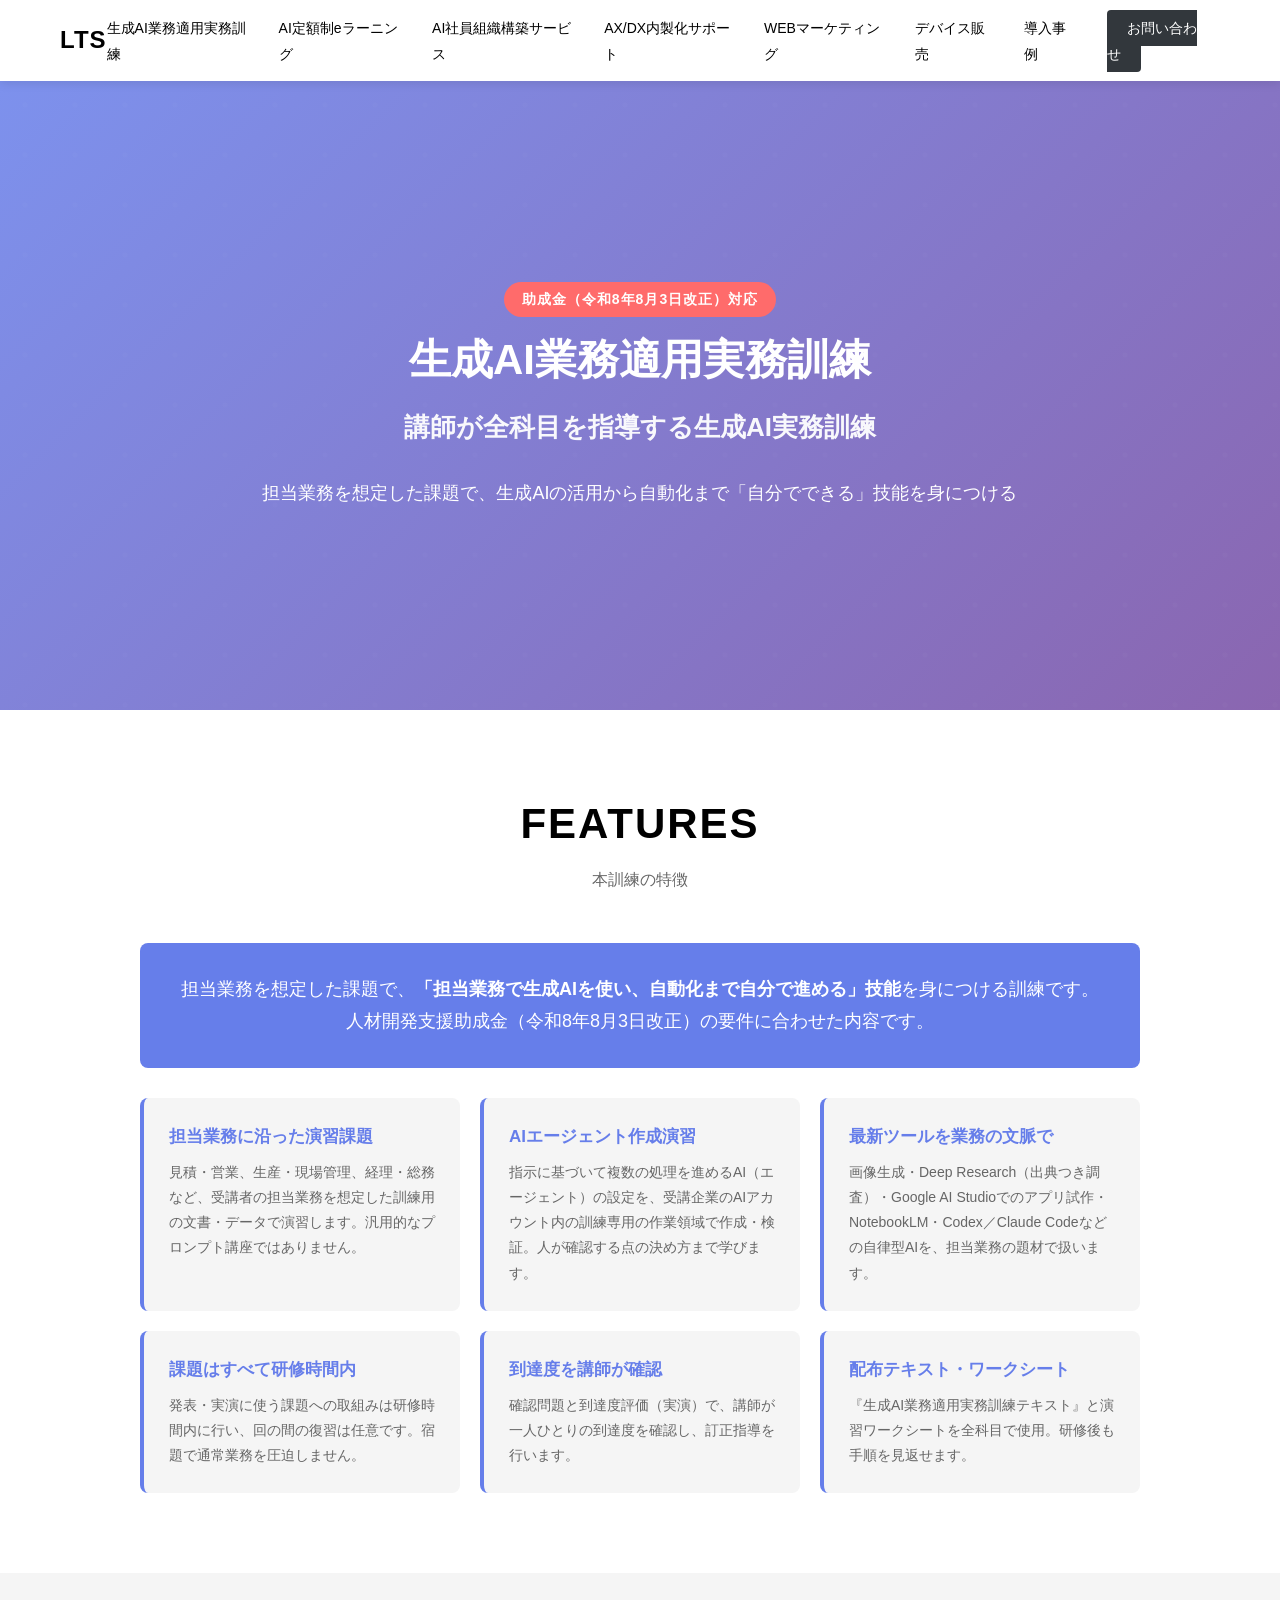
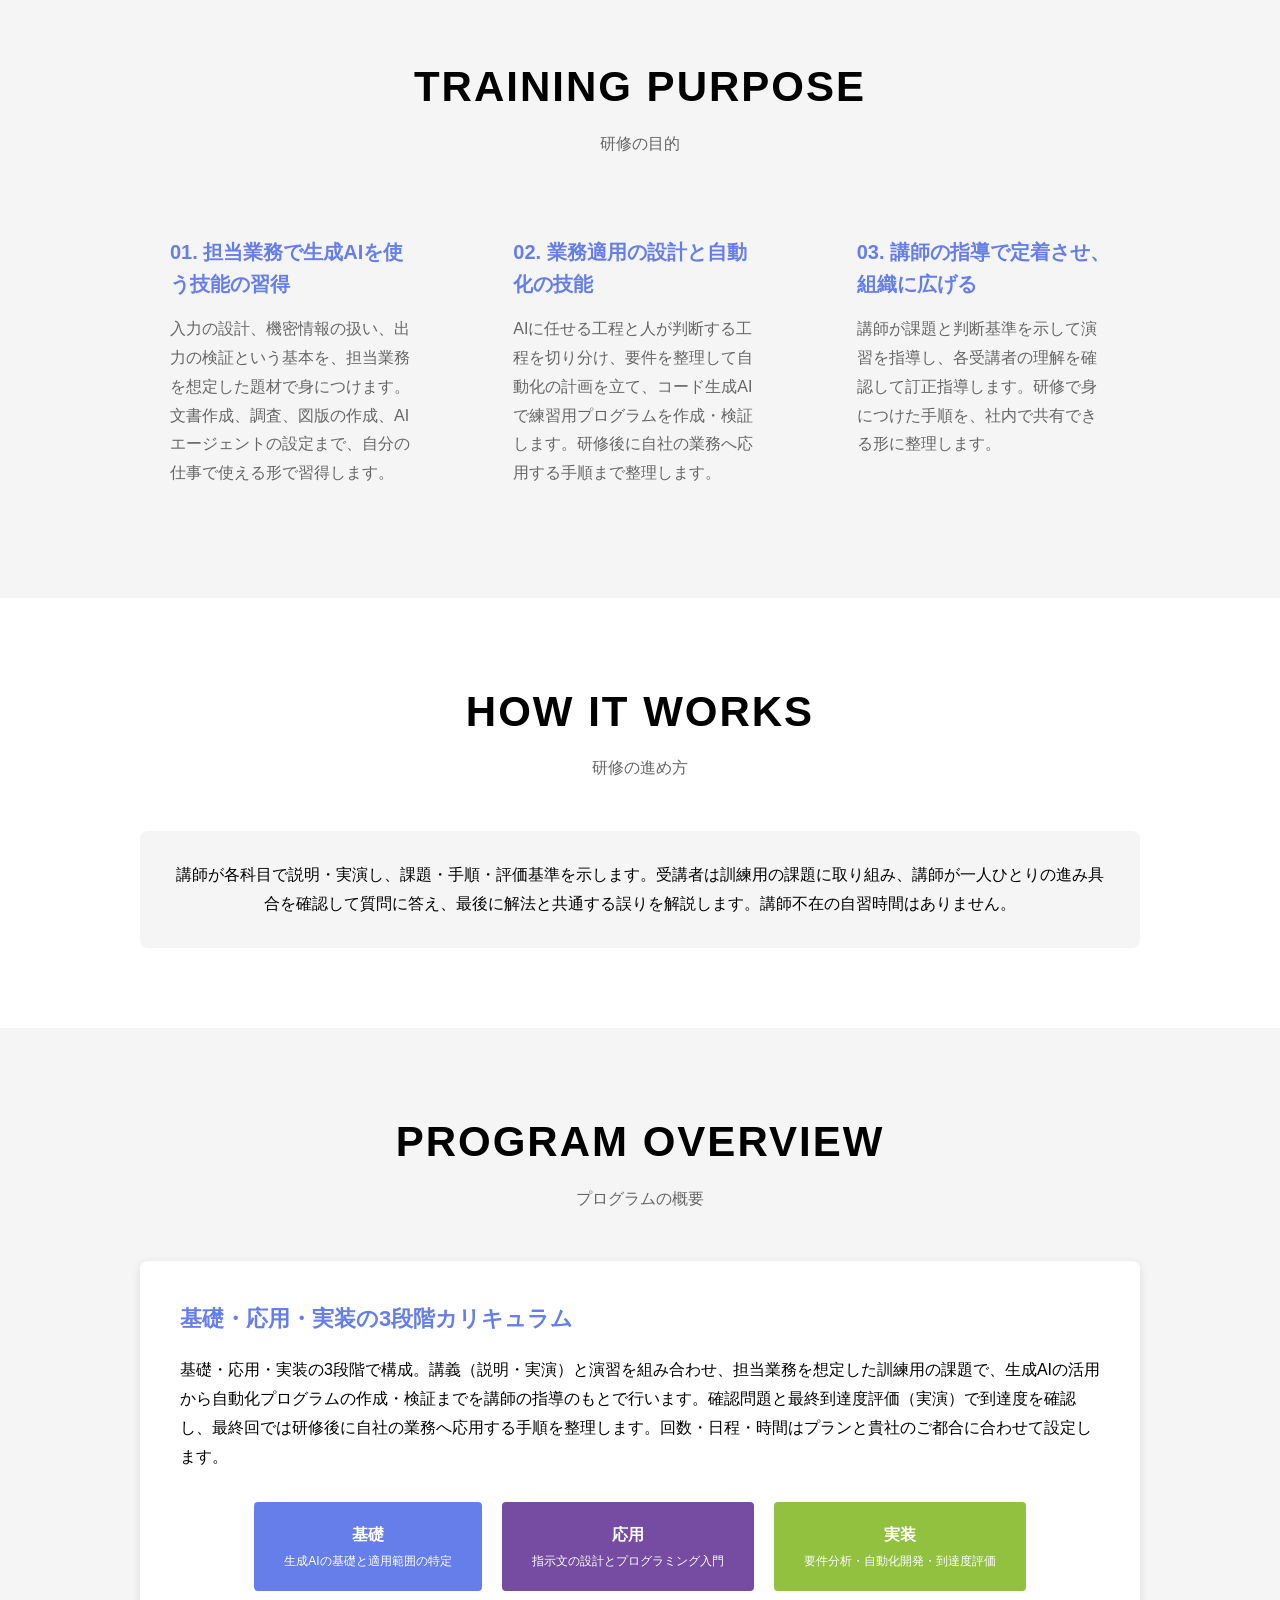
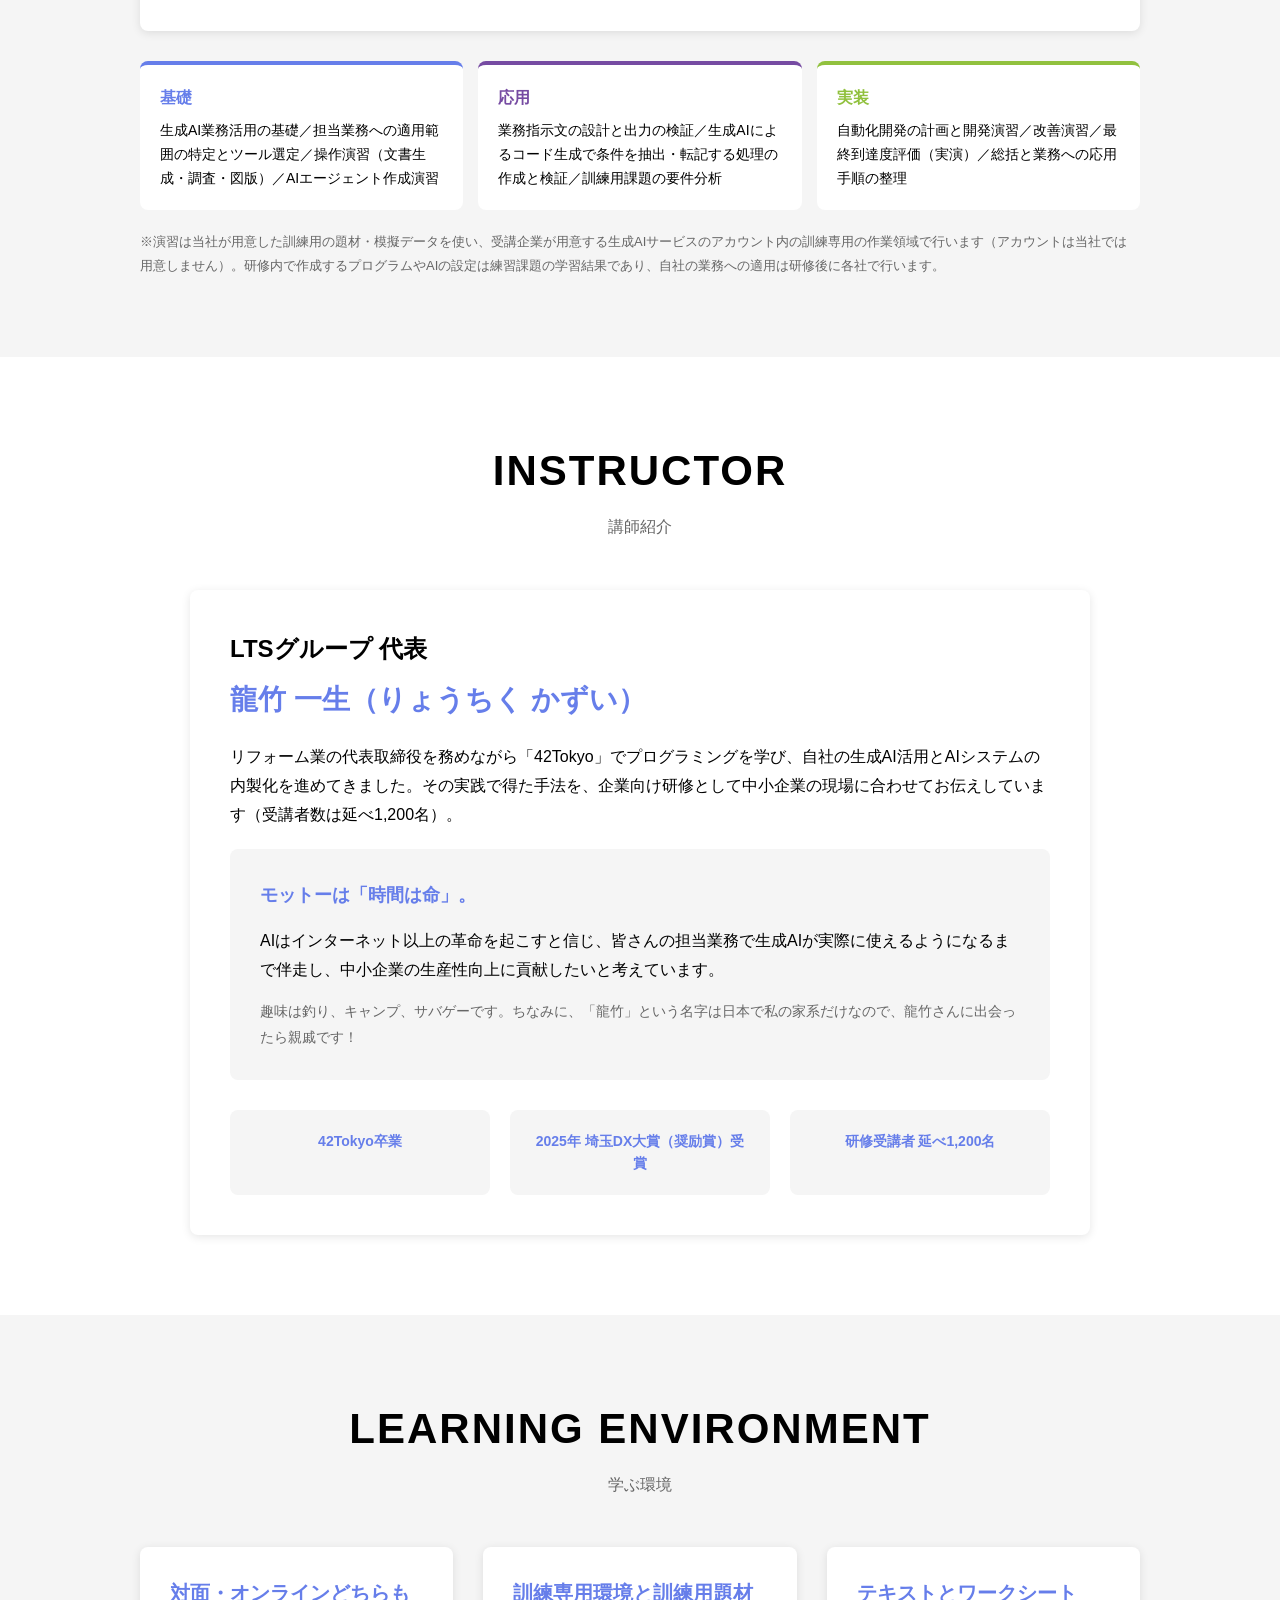
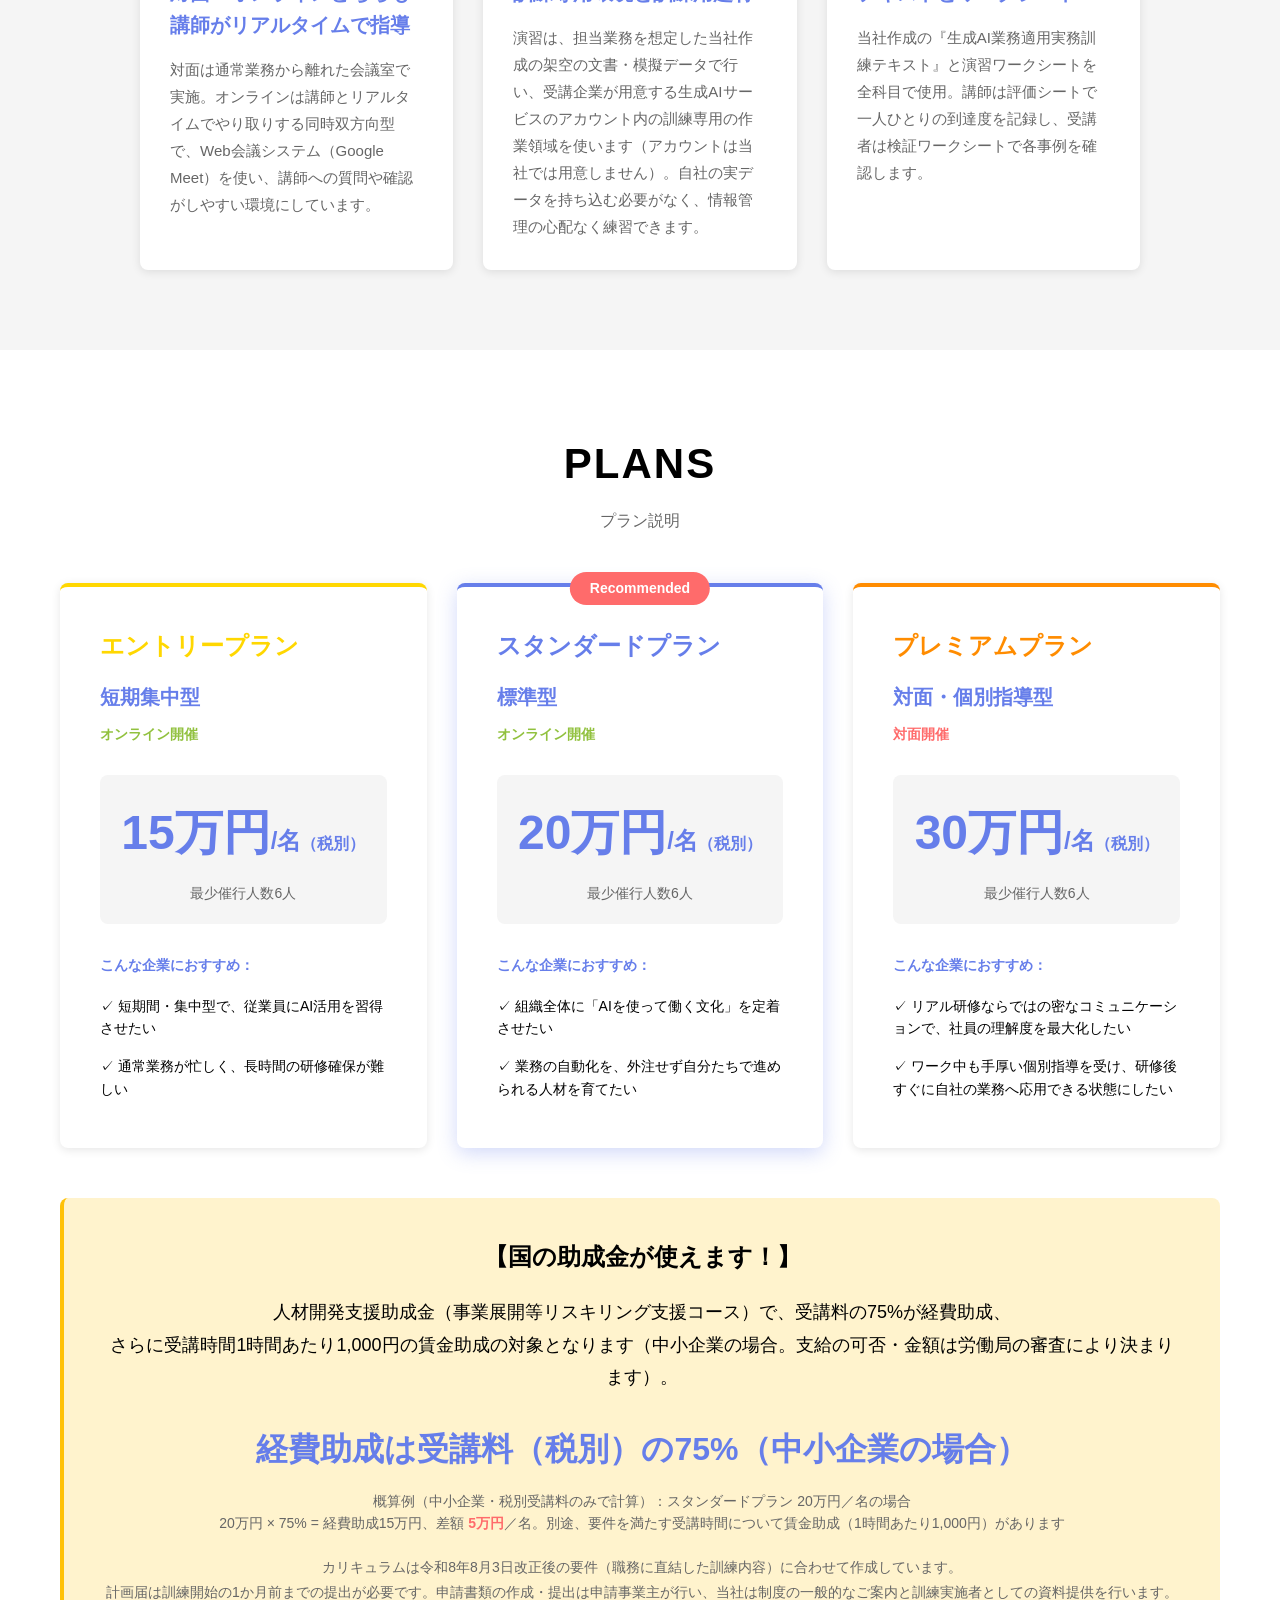
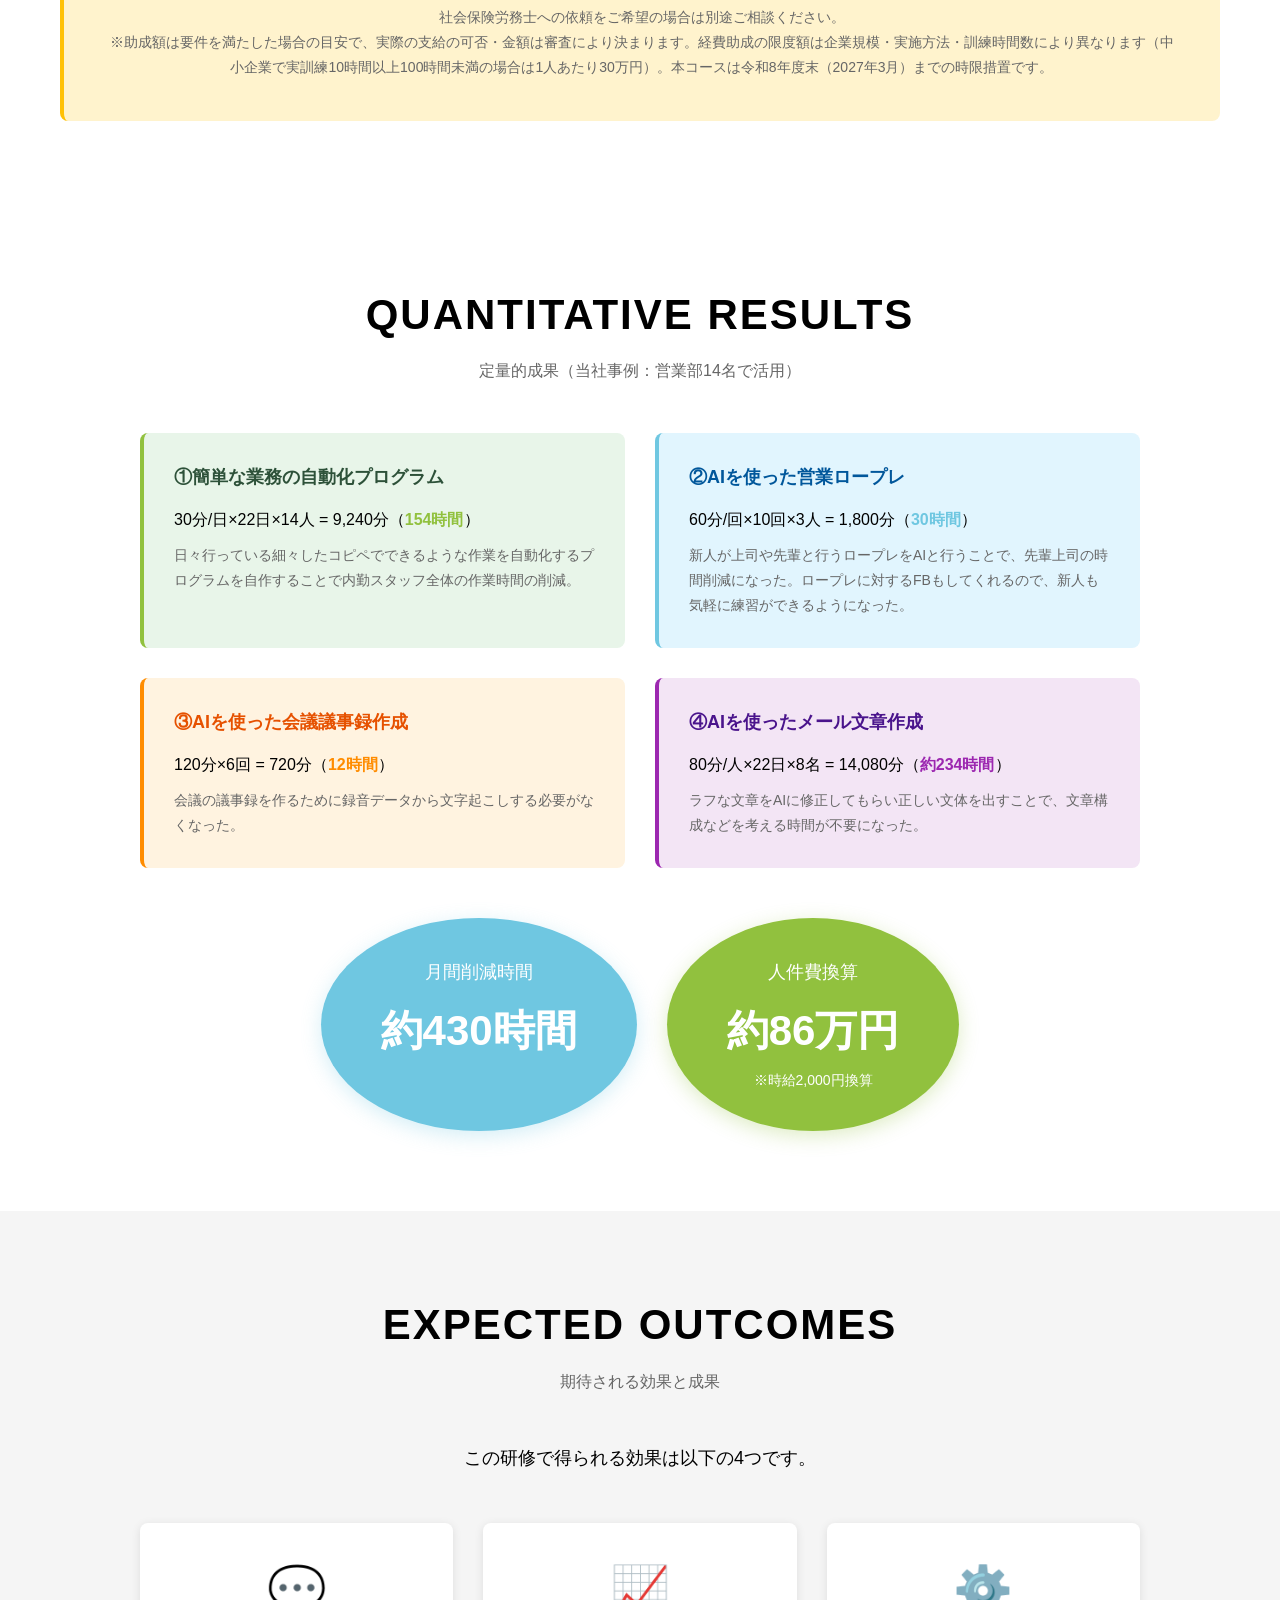
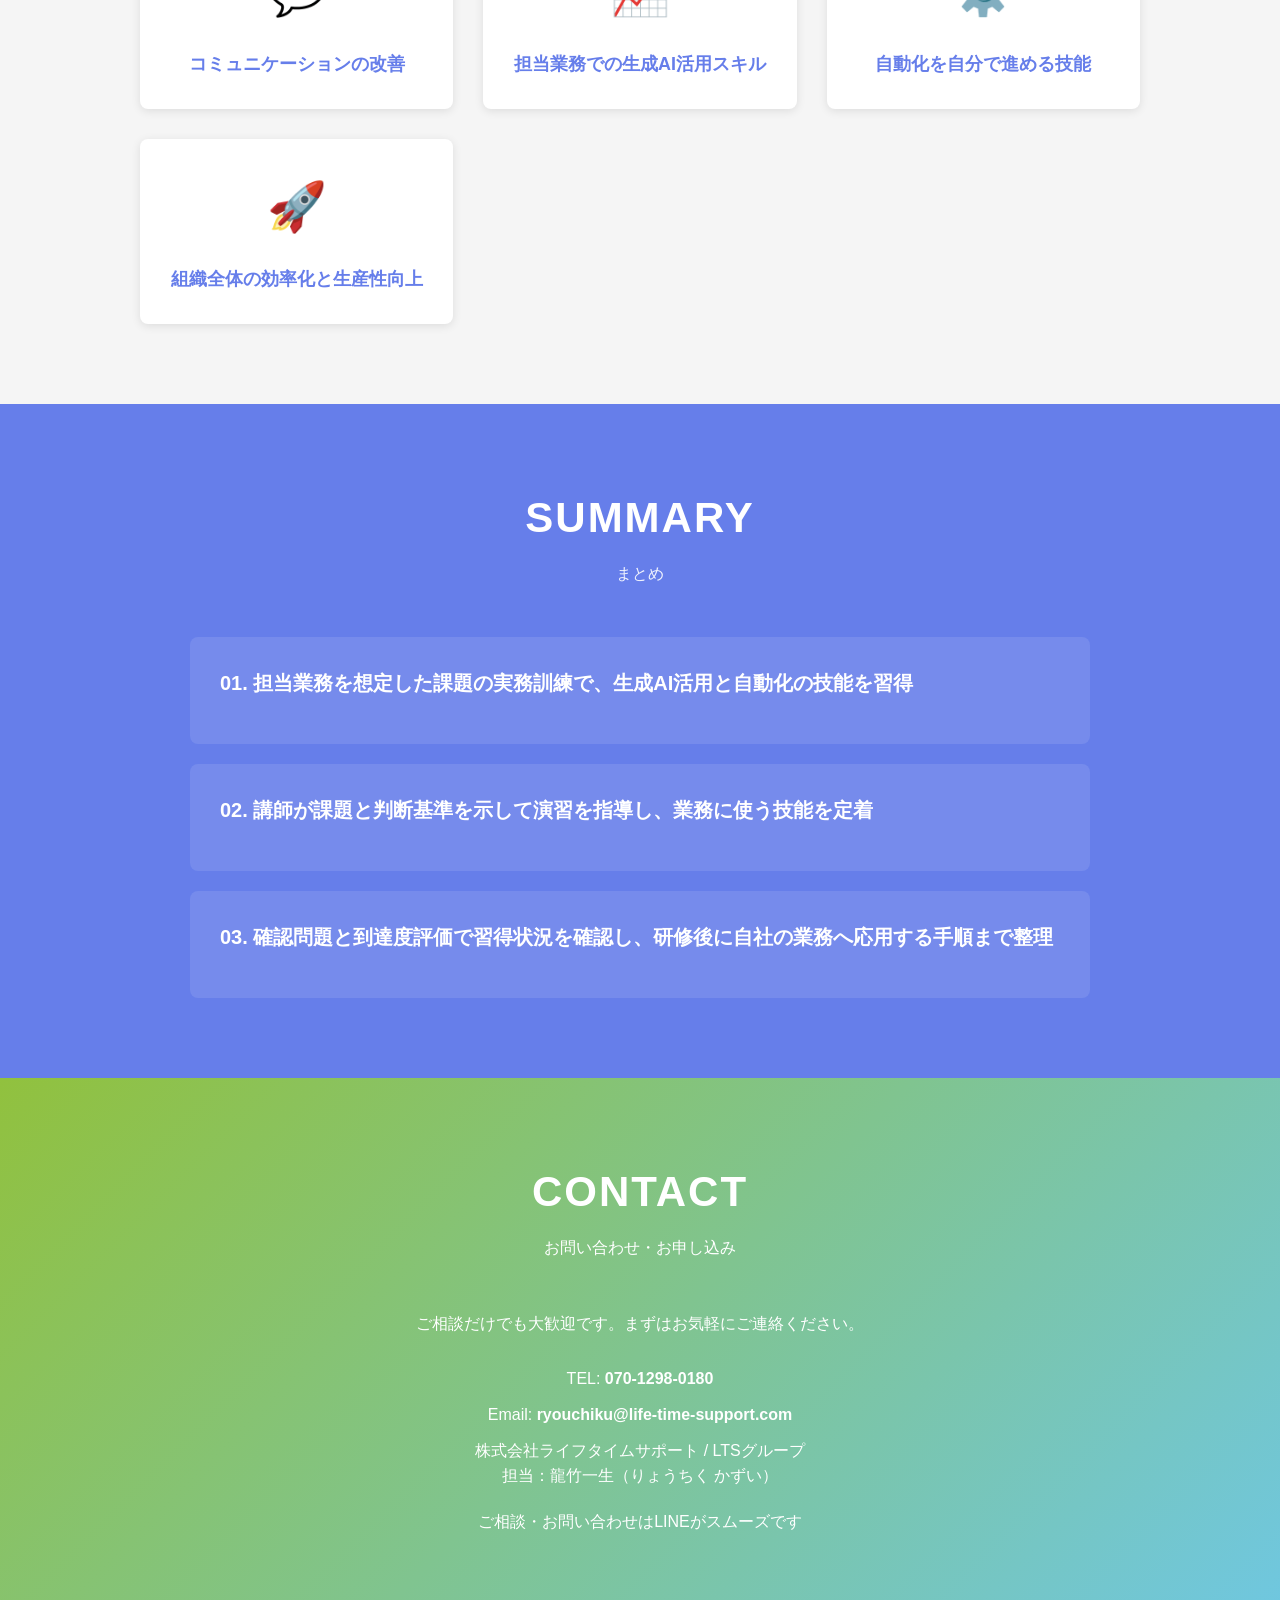
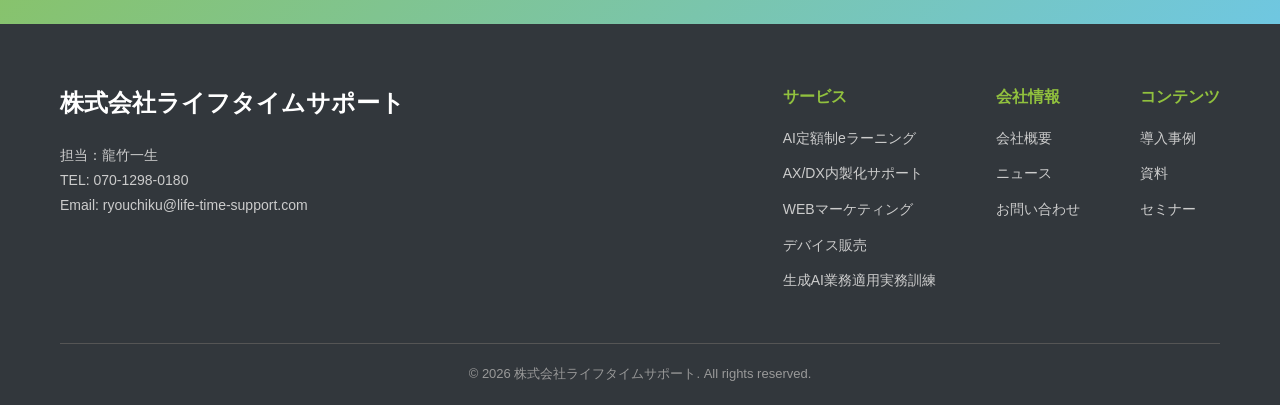
<file: ai-seminar.html>
<!DOCTYPE html>
<!-- ************************************************************************ -->
<!--                                                                          -->
<!--    ai-seminar.html                                 :::      ::::::::  -->
<!--                                                    :+:      :+:    :+:  -->
<!--    By: Claude (LTS)                                #+#  +:+       +#+  -->
<!--                                                  +#+#+#+#+#+   +#+       -->
<!--    Created: 2026/03/26 10:44 by Claude (LTS)     #+#    #+#       -->
<!--    Updated: 2026/11/06 by Claude (LTS)           ###   ########    -->
<!--                                                                          -->
<!--    © Life Time Support Inc.                                         -->
<!--                                                                          -->
<!-- ************************************************************************ -->
<html lang="ja">
<head>
    <meta charset="UTF-8">
    <meta name="viewport" content="width=device-width, initial-scale=1.0">
    <title>生成AI業務適用実務訓練 | 株式会社ライフタイムサポート</title>
    <meta name="description" content="担当業務を想定した課題で、生成AIの活用から自動化プログラムの作成までを講師の指導のもと実践する研修。人材開発支援助成金（令和8年8月3日改正）対応。">
    <link rel="stylesheet" href="styles.css">
    <link rel="canonical" href="https://elearning.ai-company.info/ai-seminar.html">
</head>
<body>
    <!-- Header -->
    <header class="header">
        <div class="container">
            <div class="header-content">
                <div class="logo">
                    <a href="index.html">LTS</a>
                </div>
                <nav class="nav" id="nav">
                    <ul class="nav-list">
                        <li><a href="ai-seminar.html">生成AI業務適用実務訓練</a></li>
                        <li><a href="ai-elearning.html">AI定額制eラーニング</a></li>
                        <li><a href="#">AI社員組織構築サービス</a></li>
                        <li><a href="it-support.html">AX/DX内製化サポート</a></li>
                        <li><a href="web-marketing.html">WEBマーケティング</a></li>
                        <li><a href="device-sales.html">デバイス販売</a></li>
                        <li><a href="index.html#case">導入事例</a></li>
                        <li><a href="#contact" class="cta-button">お問い合わせ</a></li>
                    </ul>
                </nav>
                <button class="hamburger" id="hamburger">
                    <span></span>
                    <span></span>
                    <span></span>
                </button>
            </div>
        </div>
    </header>

    <!-- Hero Section -->
    <section class="hero" style="margin-top: 80px; height: 70vh;">
        <div class="hero-background hero-ai-seminar"></div>
        <div class="container">
            <div class="hero-content">
                <p style="display: inline-block; background-color: #ff6b6b; color: white; padding: 6px 18px; border-radius: 20px; font-size: 14px; font-weight: bold; letter-spacing: 1px;">助成金（令和8年8月3日改正）対応</p>
                <h1 class="hero-title" style="font-size: 42px; margin-top: 16px;">生成AI業務適用実務訓練</h1>
                <h2 class="hero-subtitle" style="font-size: 26px; margin-top: 16px;">講師が全科目を指導する生成AI実務訓練</h2>
                <p style="font-size: 18px; margin-top: 20px;">担当業務を想定した課題で、生成AIの活用から自動化まで「自分でできる」技能を身につける</p>
            </div>
        </div>
    </section>

    <!-- Renewal Section -->
    <section class="section" style="background-color: #ffffff;">
        <div class="container">
            <h2 class="section-title">FEATURES</h2>
            <p class="section-subtitle">本訓練の特徴</p>
            <div style="max-width: 1000px; margin: 0 auto;">
                <div style="background-color: #667eea; color: white; padding: 30px 40px; border-radius: 8px; margin-bottom: 30px;">
                    <p style="font-size: 18px; line-height: 1.8; text-align: center;">
                        担当業務を想定した課題で、<strong>「担当業務で生成AIを使い、自動化まで自分で進める」技能</strong>を身につける訓練です。<br>
                        人材開発支援助成金（令和8年8月3日改正）の要件に合わせた内容です。
                    </p>
                </div>
                <div class="service-grid" style="grid-template-columns: repeat(auto-fit, minmax(300px, 1fr)); gap: 20px;">
                    <div style="background-color: #f5f5f5; padding: 25px; border-radius: 8px; border-left: 4px solid #667eea;">
                        <h3 style="font-size: 17px; margin-bottom: 10px; color: #667eea; font-weight: bold;">担当業務に沿った演習課題</h3>
                        <p style="line-height: 1.8; color: #666; font-size: 14px;">見積・営業、生産・現場管理、経理・総務など、受講者の担当業務を想定した訓練用の文書・データで演習します。汎用的なプロンプト講座ではありません。</p>
                    </div>
                    <div style="background-color: #f5f5f5; padding: 25px; border-radius: 8px; border-left: 4px solid #667eea;">
                        <h3 style="font-size: 17px; margin-bottom: 10px; color: #667eea; font-weight: bold;">AIエージェント作成演習</h3>
                        <p style="line-height: 1.8; color: #666; font-size: 14px;">指示に基づいて複数の処理を進めるAI（エージェント）の設定を、受講企業のAIアカウント内の訓練専用の作業領域で作成・検証。人が確認する点の決め方まで学びます。</p>
                    </div>
                    <div style="background-color: #f5f5f5; padding: 25px; border-radius: 8px; border-left: 4px solid #667eea;">
                        <h3 style="font-size: 17px; margin-bottom: 10px; color: #667eea; font-weight: bold;">最新ツールを業務の文脈で</h3>
                        <p style="line-height: 1.8; color: #666; font-size: 14px;">画像生成・Deep Research（出典つき調査）・Google AI Studioでのアプリ試作・NotebookLM・Codex／Claude Codeなどの自律型AIを、担当業務の題材で扱います。</p>
                    </div>
                    <div style="background-color: #f5f5f5; padding: 25px; border-radius: 8px; border-left: 4px solid #667eea;">
                        <h3 style="font-size: 17px; margin-bottom: 10px; color: #667eea; font-weight: bold;">課題はすべて研修時間内</h3>
                        <p style="line-height: 1.8; color: #666; font-size: 14px;">発表・実演に使う課題への取組みは研修時間内に行い、回の間の復習は任意です。宿題で通常業務を圧迫しません。</p>
                    </div>
                    <div style="background-color: #f5f5f5; padding: 25px; border-radius: 8px; border-left: 4px solid #667eea;">
                        <h3 style="font-size: 17px; margin-bottom: 10px; color: #667eea; font-weight: bold;">到達度を講師が確認</h3>
                        <p style="line-height: 1.8; color: #666; font-size: 14px;">確認問題と到達度評価（実演）で、講師が一人ひとりの到達度を確認し、訂正指導を行います。</p>
                    </div>
                    <div style="background-color: #f5f5f5; padding: 25px; border-radius: 8px; border-left: 4px solid #667eea;">
                        <h3 style="font-size: 17px; margin-bottom: 10px; color: #667eea; font-weight: bold;">配布テキスト・ワークシート</h3>
                        <p style="line-height: 1.8; color: #666; font-size: 14px;">『生成AI業務適用実務訓練テキスト』と演習ワークシートを全科目で使用。研修後も手順を見返せます。</p>
                    </div>
                </div>
            </div>
        </div>
    </section>

    <!-- Purpose Section -->
    <section class="section" style="background-color: #f5f5f5;">
        <div class="container">
            <h2 class="section-title">TRAINING PURPOSE</h2>
            <p class="section-subtitle">研修の目的</p>
            <div class="service-grid" style="grid-template-columns: repeat(auto-fit, minmax(300px, 1fr)); gap: 30px; max-width: 1000px; margin: 0 auto;">
                <div style="background-color: #f5f5f5; padding: 30px; border-radius: 8px;">
                    <h3 style="font-size: 20px; margin-bottom: 15px; color: #667eea; font-weight: bold;">01. 担当業務で生成AIを使う技能の習得</h3>
                    <p style="line-height: 1.8; color: #666;">
                        入力の設計、機密情報の扱い、出力の検証という基本を、担当業務を想定した題材で身につけます。文書作成、調査、図版の作成、AIエージェントの設定まで、自分の仕事で使える形で習得します。
                    </p>
                </div>
                <div style="background-color: #f5f5f5; padding: 30px; border-radius: 8px;">
                    <h3 style="font-size: 20px; margin-bottom: 15px; color: #667eea; font-weight: bold;">02. 業務適用の設計と自動化の技能</h3>
                    <p style="line-height: 1.8; color: #666;">
                        AIに任せる工程と人が判断する工程を切り分け、要件を整理して自動化の計画を立て、コード生成AIで練習用プログラムを作成・検証します。研修後に自社の業務へ応用する手順まで整理します。
                    </p>
                </div>
                <div style="background-color: #f5f5f5; padding: 30px; border-radius: 8px;">
                    <h3 style="font-size: 20px; margin-bottom: 15px; color: #667eea; font-weight: bold;">03. 講師の指導で定着させ、組織に広げる</h3>
                    <p style="line-height: 1.8; color: #666;">
                        講師が課題と判断基準を示して演習を指導し、各受講者の理解を確認して訂正指導します。研修で身につけた手順を、社内で共有できる形に整理します。
                    </p>
                </div>
            </div>
        </div>
    </section>

    <!-- How Training Works Section -->
    <section class="section" style="background-color: #ffffff;">
        <div class="container">
            <h2 class="section-title">HOW IT WORKS</h2>
            <p class="section-subtitle">研修の進め方</p>
            <div style="max-width: 1000px; margin: 0 auto;">
                <div style="background-color: #f5f5f5; padding: 30px; border-radius: 8px;">
                    <p style="font-size: 16px; line-height: 1.8; text-align: center;">
                        講師が各科目で説明・実演し、課題・手順・評価基準を示します。受講者は訓練用の課題に取り組み、講師が一人ひとりの進み具合を確認して質問に答え、最後に解法と共通する誤りを解説します。講師不在の自習時間はありません。
                    </p>
                </div>
            </div>
        </div>
    </section>

    <!-- Program Overview Section -->
    <section class="section" style="background-color: #f5f5f5;">
        <div class="container">
            <h2 class="section-title">PROGRAM OVERVIEW</h2>
            <p class="section-subtitle">プログラムの概要</p>
            <div style="max-width: 1000px; margin: 0 auto;">
                <div style="background-color: white; padding: 40px; border-radius: 8px; margin-bottom: 30px; box-shadow: 0 2px 10px rgba(0,0,0,0.1);">
                    <h3 style="font-size: 22px; margin-bottom: 20px; color: #667eea; font-weight: bold;">基礎・応用・実装の3段階カリキュラム</h3>
                    <p style="line-height: 1.8; margin-bottom: 20px;">
                        基礎・応用・実装の3段階で構成。講義（説明・実演）と演習を組み合わせ、担当業務を想定した訓練用の課題で、生成AIの活用から自動化プログラムの作成・検証までを講師の指導のもとで行います。確認問題と最終到達度評価（実演）で到達度を確認し、最終回では研修後に自社の業務へ応用する手順を整理します。回数・日程・時間はプランと貴社のご都合に合わせて設定します。
                    </p>
                    <div style="display: flex; gap: 20px; justify-content: center; flex-wrap: wrap; margin-top: 30px;">
                        <div style="background-color: #667eea; color: white; padding: 20px 30px; border-radius: 4px; text-align: center;">
                            <p style="font-weight: bold;">基礎</p>
                            <p style="font-size: 12px; margin-top: 5px;">生成AIの基礎と適用範囲の特定</p>
                        </div>
                        <div style="background-color: #764ba2; color: white; padding: 20px 30px; border-radius: 4px; text-align: center;">
                            <p style="font-weight: bold;">応用</p>
                            <p style="font-size: 12px; margin-top: 5px;">指示文の設計とプログラミング入門</p>
                        </div>
                        <div style="background-color: #91c13e; color: white; padding: 20px 30px; border-radius: 4px; text-align: center;">
                            <p style="font-weight: bold;">実装</p>
                            <p style="font-size: 12px; margin-top: 5px;">要件分析・自動化開発・到達度評価</p>
                        </div>
                    </div>
                </div>
                <div class="service-grid" style="grid-template-columns: repeat(auto-fit, minmax(260px, 1fr)); gap: 15px;">
                    <div style="background-color: white; padding: 20px; border-radius: 8px; border-top: 4px solid #667eea;"><p style="font-weight: bold; color: #667eea; margin-bottom: 8px;">基礎</p><p style="font-size: 14px; line-height: 1.7;">生成AI業務活用の基礎／担当業務への適用範囲の特定とツール選定／操作演習（文書生成・調査・図版）／AIエージェント作成演習</p></div>
                    <div style="background-color: white; padding: 20px; border-radius: 8px; border-top: 4px solid #764ba2;"><p style="font-weight: bold; color: #764ba2; margin-bottom: 8px;">応用</p><p style="font-size: 14px; line-height: 1.7;">業務指示文の設計と出力の検証／生成AIによるコード生成で条件を抽出・転記する処理の作成と検証／訓練用課題の要件分析</p></div>
                    <div style="background-color: white; padding: 20px; border-radius: 8px; border-top: 4px solid #91c13e;"><p style="font-weight: bold; color: #91c13e; margin-bottom: 8px;">実装</p><p style="font-size: 14px; line-height: 1.7;">自動化開発の計画と開発演習／改善演習／最終到達度評価（実演）／総括と業務への応用手順の整理</p></div>
                </div>
                <p style="font-size: 13px; color: #666; margin-top: 20px; line-height: 1.8;">※演習は当社が用意した訓練用の題材・模擬データを使い、受講企業が用意する生成AIサービスのアカウント内の訓練専用の作業領域で行います（アカウントは当社では用意しません）。研修内で作成するプログラムやAIの設定は練習課題の学習結果であり、自社の業務への適用は研修後に各社で行います。</p>
            </div>
        </div>
    </section>

    <!-- Instructor Section -->
    <section class="section" style="background-color: #ffffff;">
        <div class="container">
            <h2 class="section-title">INSTRUCTOR</h2>
            <p class="section-subtitle">講師紹介</p>
            <div style="max-width: 900px; margin: 0 auto; background-color: white; padding: 40px; border-radius: 8px; box-shadow: 0 2px 10px rgba(0,0,0,0.1);">
                <h3 style="font-size: 24px; margin-bottom: 10px;">LTSグループ 代表</h3>
                <h3 style="font-size: 28px; margin-bottom: 20px; color: #667eea; font-weight: bold;">龍竹 一生（りょうちく かずい）</h3>
                <p style="line-height: 1.8; margin-bottom: 20px;">
                    リフォーム業の代表取締役を務めながら「42Tokyo」でプログラミングを学び、自社の生成AI活用とAIシステムの内製化を進めてきました。その実践で得た手法を、企業向け研修として中小企業の現場に合わせてお伝えしています（受講者数は延べ1,200名）。
                </p>
                <div style="background-color: #f5f5f5; padding: 30px; border-radius: 8px; margin: 20px 0;">
                    <p style="line-height: 1.8; margin-bottom: 15px; font-size: 18px; font-weight: bold; color: #667eea;">
                        モットーは「時間は命」。
                    </p>
                    <p style="line-height: 1.8;">
                        AIはインターネット以上の革命を起こすと信じ、皆さんの担当業務で生成AIが実際に使えるようになるまで伴走し、中小企業の生産性向上に貢献したいと考えています。
                    </p>
                    <p style="line-height: 1.8; margin-top: 15px; font-size: 14px; color: #666;">
                        趣味は釣り、キャンプ、サバゲーです。ちなみに、「龍竹」という名字は日本で私の家系だけなので、龍竹さんに出会ったら親戚です！
                    </p>
                </div>
                <div style="display: flex; gap: 20px; margin-top: 30px; flex-wrap: wrap;">
                    <div style="background-color: #f5f5f5; padding: 20px; border-radius: 8px; flex: 1; min-width: 150px; text-align: center;">
                        <p style="font-size: 14px; color: #667eea; font-weight: bold;">42Tokyo卒業</p>
                    </div>
                    <div style="background-color: #f5f5f5; padding: 20px; border-radius: 8px; flex: 1; min-width: 150px; text-align: center;">
                        <p style="font-size: 14px; color: #667eea; font-weight: bold;">2025年 埼玉DX大賞（奨励賞）受賞</p>
                    </div>
                    <div style="background-color: #f5f5f5; padding: 20px; border-radius: 8px; flex: 1; min-width: 150px; text-align: center;">
                        <p style="font-size: 14px; color: #667eea; font-weight: bold;">研修受講者 延べ1,200名</p>
                    </div>
                </div>
            </div>
        </div>
    </section>

    <!-- Learning Environment Section -->
    <section class="section" style="background-color: #f5f5f5;">
        <div class="container">
            <h2 class="section-title">LEARNING ENVIRONMENT</h2>
            <p class="section-subtitle">学ぶ環境</p>
            <div class="service-grid" style="grid-template-columns: repeat(auto-fit, minmax(280px, 1fr)); gap: 30px; max-width: 1000px; margin: 0 auto;">
                <div style="background-color: white; padding: 30px; border-radius: 8px; box-shadow: 0 2px 10px rgba(0,0,0,0.1);">
                    <h3 style="font-size: 20px; margin-bottom: 15px; color: #667eea; font-weight: bold;">対面・オンラインどちらも講師がリアルタイムで指導</h3>
                    <p style="line-height: 1.8; font-size: 15px; color: #666;">対面は通常業務から離れた会議室で実施。オンラインは講師とリアルタイムでやり取りする同時双方向型で、Web会議システム（Google Meet）を使い、講師への質問や確認がしやすい環境にしています。</p>
                </div>
                <div style="background-color: white; padding: 30px; border-radius: 8px; box-shadow: 0 2px 10px rgba(0,0,0,0.1);">
                    <h3 style="font-size: 20px; margin-bottom: 15px; color: #667eea; font-weight: bold;">訓練専用環境と訓練用題材</h3>
                    <p style="line-height: 1.8; font-size: 15px; color: #666;">演習は、担当業務を想定した当社作成の架空の文書・模擬データで行い、受講企業が用意する生成AIサービスのアカウント内の訓練専用の作業領域を使います（アカウントは当社では用意しません）。自社の実データを持ち込む必要がなく、情報管理の心配なく練習できます。</p>
                </div>
                <div style="background-color: white; padding: 30px; border-radius: 8px; box-shadow: 0 2px 10px rgba(0,0,0,0.1);">
                    <h3 style="font-size: 20px; margin-bottom: 15px; color: #667eea; font-weight: bold;">テキストとワークシート</h3>
                    <p style="line-height: 1.8; font-size: 15px; color: #666;">当社作成の『生成AI業務適用実務訓練テキスト』と演習ワークシートを全科目で使用。講師は評価シートで一人ひとりの到達度を記録し、受講者は検証ワークシートで各事例を確認します。</p>
                </div>
            </div>
        </div>
    </section>

    <!-- Plans Section -->
    <section class="section" style="background-color: #ffffff;">
        <div class="container">
            <h2 class="section-title">PLANS</h2>
            <p class="section-subtitle">プラン説明</p>

            <div style="max-width: 1200px; margin: 0 auto;">
                <div class="service-grid" style="grid-template-columns: repeat(auto-fit, minmax(320px, 1fr)); gap: 30px;">
                    <!-- エントリープラン -->
                    <div style="background-color: white; padding: 40px; border-radius: 8px; box-shadow: 0 2px 10px rgba(0,0,0,0.1); border-top: 4px solid #ffd700;">
                        <h3 style="font-size: 24px; margin-bottom: 15px; color: #ffd700; font-weight: bold;">エントリープラン</h3>
                        <p style="font-size: 20px; color: #667eea; margin-bottom: 10px; font-weight: bold;">短期集中型</p>
                        <p style="font-size: 14px; color: #91c13e; margin-bottom: 20px; font-weight: bold;">オンライン開催</p>

                        <div style="text-align: center; margin: 30px 0; padding: 20px; background-color: #f5f5f5; border-radius: 8px;">
                            <p style="font-size: 48px; font-weight: bold; color: #667eea;">15万円<span style="font-size: 24px;">/名</span><span style="font-size: 16px;">（税別）</span></p>
                            <p style="font-size: 14px; color: #666; margin-top: 10px;">最少催行人数6人</p>
                        </div>

                        <div style="margin-top: 20px;">
                            <p style="font-size: 14px; font-weight: bold; margin-bottom: 10px; color: #667eea;">こんな企業におすすめ：</p>
                            <ul style="list-style: none; padding-left: 0;">
                                <li style="padding: 8px 0; font-size: 14px;">✓ 短期間・集中型で、従業員にAI活用を習得させたい</li>
                                <li style="padding: 8px 0; font-size: 14px;">✓ 通常業務が忙しく、長時間の研修確保が難しい</li>
                            </ul>
                        </div>
                    </div>

                    <!-- スタンダードプラン -->
                    <div style="background-color: white; padding: 40px; border-radius: 8px; box-shadow: 0 5px 20px rgba(102, 126, 234, 0.3); border-top: 4px solid #667eea; position: relative;">
                        <div style="position: absolute; top: -15px; left: 50%; transform: translateX(-50%); background-color: #ff6b6b; color: white; padding: 5px 20px; border-radius: 20px; font-weight: bold; font-size: 14px;">
                            Recommended
                        </div>
                        <h3 style="font-size: 24px; margin-bottom: 15px; color: #667eea; font-weight: bold;">スタンダードプラン</h3>
                        <p style="font-size: 20px; color: #667eea; margin-bottom: 10px; font-weight: bold;">標準型</p>
                        <p style="font-size: 14px; color: #91c13e; margin-bottom: 20px; font-weight: bold;">オンライン開催</p>

                        <div style="text-align: center; margin: 30px 0; padding: 20px; background-color: #f5f5f5; border-radius: 8px;">
                            <p style="font-size: 48px; font-weight: bold; color: #667eea;">20万円<span style="font-size: 24px;">/名</span><span style="font-size: 16px;">（税別）</span></p>
                            <p style="font-size: 14px; color: #666; margin-top: 10px;">最少催行人数6人</p>
                        </div>

                        <div style="margin-top: 20px;">
                            <p style="font-size: 14px; font-weight: bold; margin-bottom: 10px; color: #667eea;">こんな企業におすすめ：</p>
                            <ul style="list-style: none; padding-left: 0;">
                                <li style="padding: 8px 0; font-size: 14px;">✓ 組織全体に「AIを使って働く文化」を定着させたい</li>
                                <li style="padding: 8px 0; font-size: 14px;">✓ 業務の自動化を、外注せず自分たちで進められる人材を育てたい</li>
                            </ul>
                        </div>
                    </div>

                    <!-- プレミアムプラン -->
                    <div style="background-color: white; padding: 40px; border-radius: 8px; box-shadow: 0 2px 10px rgba(0,0,0,0.1); border-top: 4px solid #ff8c00;">
                        <h3 style="font-size: 24px; margin-bottom: 15px; color: #ff8c00; font-weight: bold;">プレミアムプラン</h3>
                        <p style="font-size: 20px; color: #667eea; margin-bottom: 10px; font-weight: bold;">対面・個別指導型</p>
                        <p style="font-size: 14px; color: #ff6b6b; margin-bottom: 20px; font-weight: bold;">対面開催</p>

                        <div style="text-align: center; margin: 30px 0; padding: 20px; background-color: #f5f5f5; border-radius: 8px;">
                            <p style="font-size: 48px; font-weight: bold; color: #667eea;">30万円<span style="font-size: 24px;">/名</span><span style="font-size: 16px;">（税別）</span></p>
                            <p style="font-size: 14px; color: #666; margin-top: 10px;">最少催行人数6人</p>
                        </div>

                        <div style="margin-top: 20px;">
                            <p style="font-size: 14px; font-weight: bold; margin-bottom: 10px; color: #667eea;">こんな企業におすすめ：</p>
                            <ul style="list-style: none; padding-left: 0;">
                                <li style="padding: 8px 0; font-size: 14px;">✓ リアル研修ならではの密なコミュニケーションで、社員の理解度を最大化したい</li>
                                <li style="padding: 8px 0; font-size: 14px;">✓ ワーク中も手厚い個別指導を受け、研修後すぐに自社の業務へ応用できる状態にしたい</li>
                            </ul>
                        </div>
                    </div>
                </div>

                <!-- 助成金情報 -->
                <div style="margin-top: 50px; background-color: #fff3cd; padding: 40px; border-radius: 8px; border-left: 4px solid #ffc107;">
                    <h3 style="font-size: 24px; margin-bottom: 20px; font-weight: bold; text-align: center;">【国の助成金が使えます！】</h3>
                    <p style="font-size: 18px; line-height: 1.8; margin-bottom: 20px; text-align: center;">
                        人材開発支援助成金（事業展開等リスキリング支援コース）で、受講料の75%が経費助成、<br>
                        さらに受講時間1時間あたり1,000円の賃金助成の対象となります（中小企業の場合。支給の可否・金額は労働局の審査により決まります）。
                    </p>
                    <div style="text-align: center; margin-top: 30px;">
                        <p style="font-size: 32px; font-weight: bold; color: #667eea;">経費助成は受講料（税別）の75%（中小企業の場合）</p>
                        <p style="font-size: 14px; color: #666; margin-top: 15px;">
                            概算例（中小企業・税別受講料のみで計算）：スタンダードプラン 20万円／名の場合<br>
                            20万円 × 75% = 経費助成15万円、差額 <strong style="color: #ff6b6b;">5万円</strong>／名。別途、要件を満たす受講時間について賃金助成（1時間あたり1,000円）があります
                        </p>
                    </div>
                    <p style="font-size: 14px; color: #666; text-align: center; margin-top: 20px; line-height: 1.8;">
                        カリキュラムは令和8年8月3日改正後の要件（職務に直結した訓練内容）に合わせて作成しています。<br>
                        計画届は訓練開始の1か月前までの提出が必要です。申請書類の作成・提出は申請事業主が行い、当社は制度の一般的なご案内と訓練実施者としての資料提供を行います。社会保険労務士への依頼をご希望の場合は別途ご相談ください。<br>
                        ※助成額は要件を満たした場合の目安で、実際の支給の可否・金額は審査により決まります。経費助成の限度額は企業規模・実施方法・訓練時間数により異なります（中小企業で実訓練10時間以上100時間未満の場合は1人あたり30万円）。本コースは令和8年度末（2027年3月）までの時限措置です。
                    </p>
                </div>
            </div>
        </div>
    </section>

    <!-- Results Section -->
    <section class="section" style="background-color: #ffffff;">
        <div class="container">
            <h2 class="section-title">QUANTITATIVE RESULTS</h2>
            <p class="section-subtitle">定量的成果（当社事例：営業部14名で活用）</p>

            <div style="max-width: 1000px; margin: 0 auto;">
                <div class="service-grid" style="grid-template-columns: repeat(auto-fit, minmax(450px, 1fr)); gap: 30px; margin-bottom: 50px;">
                    <div style="background-color: #e8f5e9; padding: 30px; border-radius: 8px; border-left: 4px solid #91c13e;">
                        <h3 style="font-size: 18px; margin-bottom: 15px; color: #2d5139; font-weight: bold;">①簡単な業務の自動化プログラム</h3>
                        <p style="font-size: 16px; margin-bottom: 10px;">30分/日×22日×14人 = 9,240分（<strong style="color: #91c13e;">154時間</strong>）</p>
                        <p style="font-size: 14px; line-height: 1.8; color: #666;">
                            日々行っている細々したコピペでできるような作業を自動化するプログラムを自作することで内勤スタッフ全体の作業時間の削減。
                        </p>
                    </div>

                    <div style="background-color: #e1f5fe; padding: 30px; border-radius: 8px; border-left: 4px solid #6fc7e1;">
                        <h3 style="font-size: 18px; margin-bottom: 15px; color: #01579b; font-weight: bold;">②AIを使った営業ロープレ</h3>
                        <p style="font-size: 16px; margin-bottom: 10px;">60分/回×10回×3人 = 1,800分（<strong style="color: #6fc7e1;">30時間</strong>）</p>
                        <p style="font-size: 14px; line-height: 1.8; color: #666;">
                            新人が上司や先輩と行うロープレをAIと行うことで、先輩上司の時間削減になった。ロープレに対するFBもしてくれるので、新人も気軽に練習ができるようになった。
                        </p>
                    </div>

                    <div style="background-color: #fff3e0; padding: 30px; border-radius: 8px; border-left: 4px solid #ff8c00;">
                        <h3 style="font-size: 18px; margin-bottom: 15px; color: #e65100; font-weight: bold;">③AIを使った会議議事録作成</h3>
                        <p style="font-size: 16px; margin-bottom: 10px;">120分×6回 = 720分（<strong style="color: #ff8c00;">12時間</strong>）</p>
                        <p style="font-size: 14px; line-height: 1.8; color: #666;">
                            会議の議事録を作るために録音データから文字起こしする必要がなくなった。
                        </p>
                    </div>

                    <div style="background-color: #f3e5f5; padding: 30px; border-radius: 8px; border-left: 4px solid #9c27b0;">
                        <h3 style="font-size: 18px; margin-bottom: 15px; color: #4a148c; font-weight: bold;">④AIを使ったメール文章作成</h3>
                        <p style="font-size: 16px; margin-bottom: 10px;">80分/人×22日×8名 = 14,080分（<strong style="color: #9c27b0;">約234時間</strong>）</p>
                        <p style="font-size: 14px; line-height: 1.8; color: #666;">
                            ラフな文章をAIに修正してもらい正しい文体を出すことで、文章構成などを考える時間が不要になった。
                        </p>
                    </div>
                </div>

                <!-- 合計成果 -->
                <div style="display: flex; gap: 30px; flex-wrap: wrap; justify-content: center;">
                    <div style="background-color: #6fc7e1; color: white; padding: 40px 60px; border-radius: 50%; text-align: center; min-width: 250px; box-shadow: 0 5px 20px rgba(111, 199, 225, 0.3);">
                        <p style="font-size: 18px; margin-bottom: 10px;">月間削減時間</p>
                        <p style="font-size: 42px; font-weight: bold;">約430時間</p>
                    </div>
                    <div style="background-color: #91c13e; color: white; padding: 40px 60px; border-radius: 50%; text-align: center; min-width: 250px; box-shadow: 0 5px 20px rgba(145, 193, 62, 0.3);">
                        <p style="font-size: 18px; margin-bottom: 10px;">人件費換算</p>
                        <p style="font-size: 42px; font-weight: bold;">約86万円</p>
                        <p style="font-size: 14px; margin-top: 5px;">※時給2,000円換算</p>
                    </div>
                </div>
            </div>
        </div>
    </section>

    <!-- Expected Outcomes Section -->
    <section class="section" style="background-color: #f5f5f5;">
        <div class="container">
            <h2 class="section-title">EXPECTED OUTCOMES</h2>
            <p class="section-subtitle">期待される効果と成果</p>
            <p style="text-align: center; font-size: 18px; margin-bottom: 50px;">この研修で得られる効果は以下の4つです。</p>

            <div class="service-grid" style="grid-template-columns: repeat(auto-fit, minmax(250px, 1fr)); gap: 30px; max-width: 1000px; margin: 0 auto;">
                <div style="background-color: white; padding: 30px; border-radius: 8px; text-align: center; box-shadow: 0 2px 10px rgba(0,0,0,0.1);">
                    <div style="font-size: 48px; margin-bottom: 20px;">💬</div>
                    <h3 style="font-size: 18px; font-weight: bold; color: #667eea;">コミュニケーションの改善</h3>
                </div>
                <div style="background-color: white; padding: 30px; border-radius: 8px; text-align: center; box-shadow: 0 2px 10px rgba(0,0,0,0.1);">
                    <div style="font-size: 48px; margin-bottom: 20px;">📈</div>
                    <h3 style="font-size: 18px; font-weight: bold; color: #667eea;">担当業務での生成AI活用スキル</h3>
                </div>
                <div style="background-color: white; padding: 30px; border-radius: 8px; text-align: center; box-shadow: 0 2px 10px rgba(0,0,0,0.1);">
                    <div style="font-size: 48px; margin-bottom: 20px;">⚙️</div>
                    <h3 style="font-size: 18px; font-weight: bold; color: #667eea;">自動化を自分で進める技能</h3>
                </div>
                <div style="background-color: white; padding: 30px; border-radius: 8px; text-align: center; box-shadow: 0 2px 10px rgba(0,0,0,0.1);">
                    <div style="font-size: 48px; margin-bottom: 20px;">🚀</div>
                    <h3 style="font-size: 18px; font-weight: bold; color: #667eea;">組織全体の効率化と生産性向上</h3>
                </div>
            </div>
        </div>
    </section>

    <!-- Summary Section -->
    <section class="section" style="background-color: #667eea; color: white;">
        <div class="container">
            <h2 class="section-title" style="color: white;">SUMMARY</h2>
            <p class="section-subtitle" style="color: rgba(255,255,255,0.9);">まとめ</p>

            <div style="max-width: 900px; margin: 0 auto;">
                <div style="background-color: rgba(255,255,255,0.1); padding: 30px; border-radius: 8px; margin-bottom: 20px;">
                    <h3 style="font-size: 20px; margin-bottom: 15px; font-weight: bold;">01. 担当業務を想定した課題の実務訓練で、生成AI活用と自動化の技能を習得</h3>
                </div>
                <div style="background-color: rgba(255,255,255,0.1); padding: 30px; border-radius: 8px; margin-bottom: 20px;">
                    <h3 style="font-size: 20px; margin-bottom: 15px; font-weight: bold;">02. 講師が課題と判断基準を示して演習を指導し、業務に使う技能を定着</h3>
                </div>
                <div style="background-color: rgba(255,255,255,0.1); padding: 30px; border-radius: 8px;">
                    <h3 style="font-size: 20px; margin-bottom: 15px; font-weight: bold;">03. 確認問題と到達度評価で習得状況を確認し、研修後に自社の業務へ応用する手順まで整理</h3>
                </div>
            </div>
        </div>
    </section>

    <!-- Contact Section -->
    <section id="contact" class="section contact-section">
        <div class="container">
            <div class="contact-content">
                <h2 class="section-title">CONTACT</h2>
                <p class="section-subtitle">お問い合わせ・お申し込み</p>
                <p class="contact-text">ご相談だけでも大歓迎です。まずはお気軽にご連絡ください。</p>
                <div class="contact-info">
                    <p class="contact-phone">TEL: <a href="tel:07012980180">070-1298-0180</a></p>
                    <p class="contact-email">Email: <a href="mailto:ryouchiku@life-time-support.com">ryouchiku@life-time-support.com</a></p>
                    <p class="contact-person">株式会社ライフタイムサポート / LTSグループ<br>担当：龍竹一生（りょうちく かずい）</p>
                    <p style="margin-top: 20px;">ご相談・お問い合わせはLINEがスムーズです</p>
                </div>
            </div>
        </div>
    </section>

    <!-- Footer -->
    <footer class="footer">
        <div class="container">
            <div class="footer-content">
                <div class="footer-logo">
                    <h3>株式会社ライフタイムサポート</h3>
                    <p>担当：龍竹一生<br>TEL: 070-1298-0180<br>Email: ryouchiku@life-time-support.com</p>
                </div>
                <div class="footer-links">
                    <div class="footer-column">
                        <h4>サービス</h4>
                        <ul>
                            <li><a href="ai-elearning.html">AI定額制eラーニング</a></li>
                            <li><a href="it-support.html">AX/DX内製化サポート</a></li>
                            <li><a href="web-marketing.html">WEBマーケティング</a></li>
                            <li><a href="device-sales.html">デバイス販売</a></li>
                            <li><a href="ai-seminar.html">生成AI業務適用実務訓練</a></li>
                        </ul>
                    </div>
                    <div class="footer-column">
                        <h4>会社情報</h4>
                        <ul>
                            <li><a href="company.html">会社概要</a></li>
                            <li><a href="index.html#news">ニュース</a></li>
                            <li><a href="#contact">お問い合わせ</a></li>
                        </ul>
                    </div>
                    <div class="footer-column">
                        <h4>コンテンツ</h4>
                        <ul>
                            <li><a href="index.html#case">導入事例</a></li>
                            <li><a href="index.html#resources">資料</a></li>
                            <li><a href="index.html#seminar">セミナー</a></li>
                        </ul>
                    </div>
                </div>
            </div>
            <div class="footer-bottom">
                <p>&copy; 2026 株式会社ライフタイムサポート. All rights reserved.</p>
            </div>
        </div>
    </footer>

    <script src="script.js"></script>
</body>
</html>
</file>
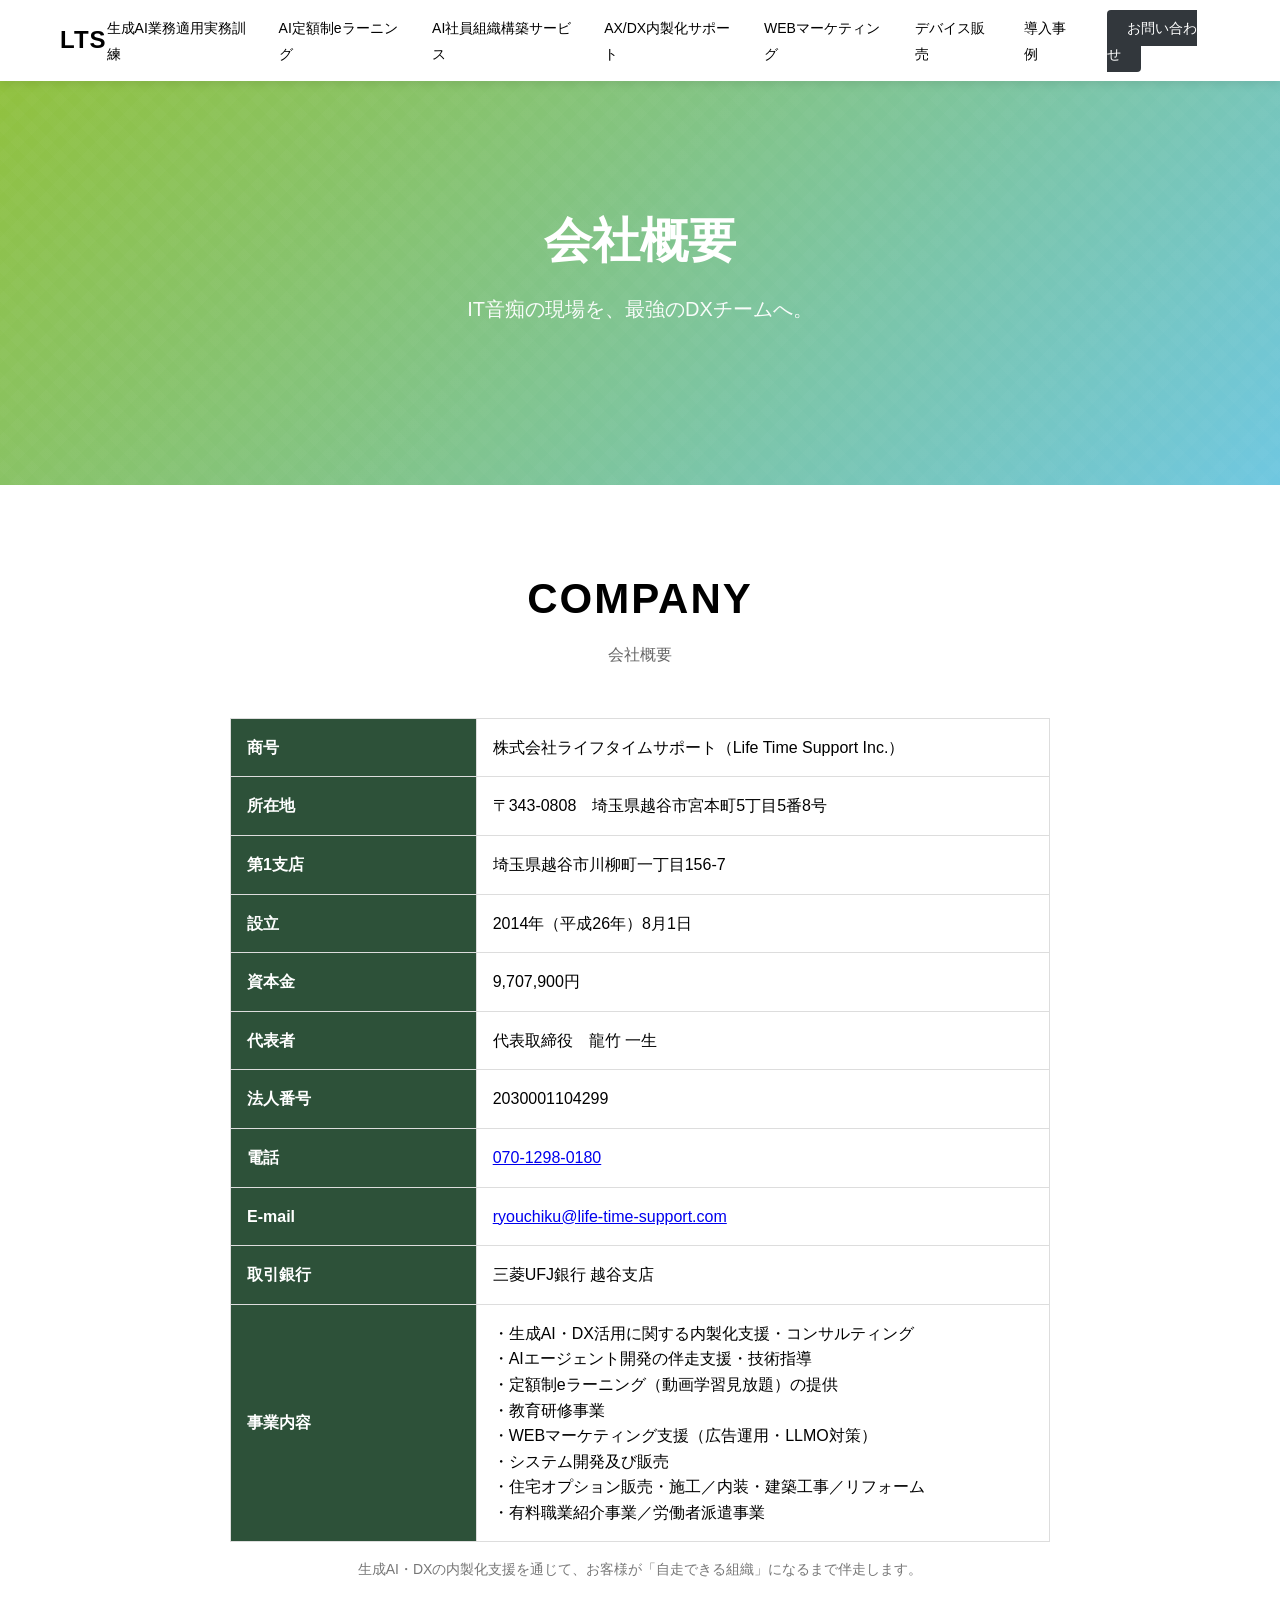
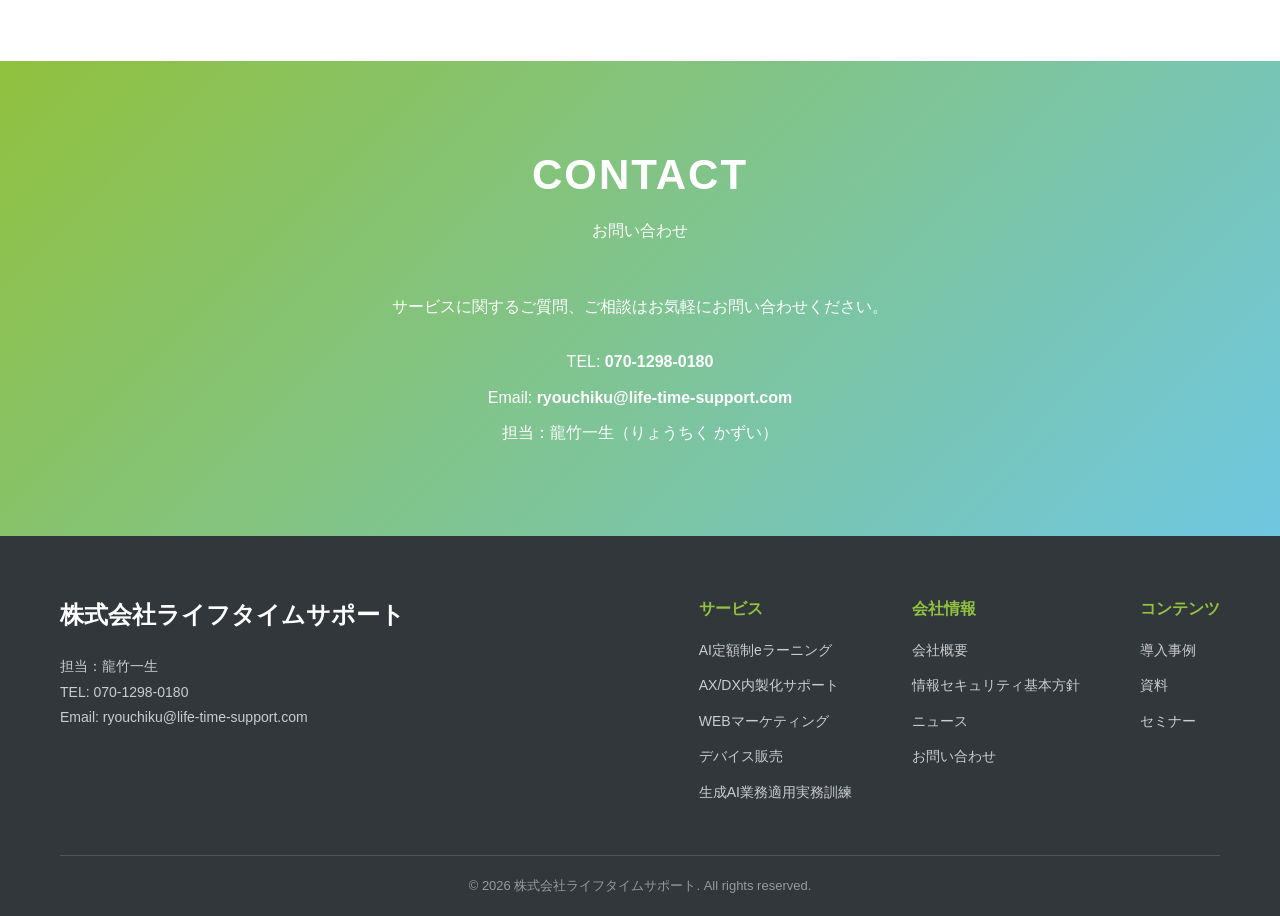
<file: company.html>
<!DOCTYPE html>
<!-- ************************************************************************ -->
<!--    company.html — 会社概要                                                -->
<!--    © Life Time Support Inc.                                              -->
<!-- ************************************************************************ -->
<html lang="ja">
<head>
    <meta charset="UTF-8">
    <meta name="viewport" content="width=device-width, initial-scale=1.0">
    <title>会社概要 | 株式会社ライフタイムサポート</title>
    <meta name="description" content="株式会社ライフタイムサポートの会社概要。所在地・設立・資本金・代表者・事業内容・法人番号などの企業情報をご案内します。生成AI・DX活用支援、定額制eラーニング、教育研修事業を提供。">
    <link rel="stylesheet" href="styles.css">
    <link rel="canonical" href="https://elearning.ai-company.info/company.html">
</head>
<body>
    <!-- Header -->
    <header class="header">
        <div class="container">
            <div class="header-content">
                <div class="logo">
                    <a href="index.html">LTS</a>
                </div>
                <nav class="nav" id="nav">
                    <ul class="nav-list">
                        <li><a href="ai-seminar.html">生成AI業務適用実務訓練</a></li>
                        <li><a href="ai-elearning.html">AI定額制eラーニング</a></li>
                        <li><a href="#">AI社員組織構築サービス</a></li>
                        <li><a href="it-support.html">AX/DX内製化サポート</a></li>
                        <li><a href="web-marketing.html">WEBマーケティング</a></li>
                        <li><a href="device-sales.html">デバイス販売</a></li>
                        <li><a href="index.html#case">導入事例</a></li>
                        <li><a href="#contact" class="cta-button">お問い合わせ</a></li>
                    </ul>
                </nav>
                <button class="hamburger" id="hamburger">
                    <span></span>
                    <span></span>
                    <span></span>
                </button>
            </div>
        </div>
    </header>

    <!-- Hero Section -->
    <section class="hero" style="margin-top: 80px; height: 45vh;">
        <div class="hero-background"></div>
        <div class="container">
            <div class="hero-content">
                <h1 class="hero-title">会社概要</h1>
                <p class="hero-subtitle">IT音痴の現場を、最強のDXチームへ。</p>
            </div>
        </div>
    </section>

    <!-- Company Profile Section -->
    <section class="section">
        <div class="container">
            <h2 class="section-title">COMPANY</h2>
            <p class="section-subtitle">会社概要</p>
            <div style="max-width: 820px; margin: 0 auto;">
                <table style="width: 100%; border-collapse: collapse; background-color: white;">
                    <tbody>
                        <tr>
                            <th style="padding: 16px; text-align: left; border: 1px solid #ddd; background-color: #2d5139; color: white; width: 30%;">商号</th>
                            <td style="padding: 16px; border: 1px solid #ddd;">株式会社ライフタイムサポート（Life Time Support Inc.）</td>
                        </tr>
                        <tr>
                            <th style="padding: 16px; text-align: left; border: 1px solid #ddd; background-color: #2d5139; color: white;">所在地</th>
                            <td style="padding: 16px; border: 1px solid #ddd;">〒343-0808　埼玉県越谷市宮本町5丁目5番8号</td>
                        </tr>
                        <tr>
                            <th style="padding: 16px; text-align: left; border: 1px solid #ddd; background-color: #2d5139; color: white;">第1支店</th>
                            <td style="padding: 16px; border: 1px solid #ddd;">埼玉県越谷市川柳町一丁目156-7</td>
                        </tr>
                        <tr>
                            <th style="padding: 16px; text-align: left; border: 1px solid #ddd; background-color: #2d5139; color: white;">設立</th>
                            <td style="padding: 16px; border: 1px solid #ddd;">2014年（平成26年）8月1日</td>
                        </tr>
                        <tr>
                            <th style="padding: 16px; text-align: left; border: 1px solid #ddd; background-color: #2d5139; color: white;">資本金</th>
                            <td style="padding: 16px; border: 1px solid #ddd;">9,707,900円</td>
                        </tr>
                        <tr>
                            <th style="padding: 16px; text-align: left; border: 1px solid #ddd; background-color: #2d5139; color: white;">代表者</th>
                            <td style="padding: 16px; border: 1px solid #ddd;">代表取締役　龍竹 一生</td>
                        </tr>
                        <tr>
                            <th style="padding: 16px; text-align: left; border: 1px solid #ddd; background-color: #2d5139; color: white;">法人番号</th>
                            <td style="padding: 16px; border: 1px solid #ddd;">2030001104299</td>
                        </tr>
                        <tr>
                            <th style="padding: 16px; text-align: left; border: 1px solid #ddd; background-color: #2d5139; color: white;">電話</th>
                            <td style="padding: 16px; border: 1px solid #ddd;"><a href="tel:07012980180">070-1298-0180</a></td>
                        </tr>
                        <tr>
                            <th style="padding: 16px; text-align: left; border: 1px solid #ddd; background-color: #2d5139; color: white;">E-mail</th>
                            <td style="padding: 16px; border: 1px solid #ddd;"><a href="mailto:ryouchiku@life-time-support.com">ryouchiku@life-time-support.com</a></td>
                        </tr>
                        <tr>
                            <th style="padding: 16px; text-align: left; border: 1px solid #ddd; background-color: #2d5139; color: white;">取引銀行</th>
                            <td style="padding: 16px; border: 1px solid #ddd;">三菱UFJ銀行 越谷支店</td>
                        </tr>
                        <tr>
                            <th style="padding: 16px; text-align: left; border: 1px solid #ddd; background-color: #2d5139; color: white;">事業内容</th>
                            <td style="padding: 16px; border: 1px solid #ddd;">
                                ・生成AI・DX活用に関する内製化支援・コンサルティング<br>
                                ・AIエージェント開発の伴走支援・技術指導<br>
                                ・定額制eラーニング（動画学習見放題）の提供<br>
                                ・教育研修事業<br>
                                ・WEBマーケティング支援（広告運用・LLMO対策）<br>
                                ・システム開発及び販売<br>
                                ・住宅オプション販売・施工／内装・建築工事／リフォーム<br>
                                ・有料職業紹介事業／労働者派遣事業
                            </td>
                        </tr>
                    </tbody>
                </table>
                <p style="font-size: 14px; color: #777; margin-top: 16px; text-align: center;">
                    生成AI・DXの内製化支援を通じて、お客様が「自走できる組織」になるまで伴走します。
                </p>
            </div>
        </div>
    </section>

    <!-- Contact Section -->
    <section id="contact" class="section contact-section">
        <div class="container">
            <div class="contact-content">
                <h2 class="section-title">CONTACT</h2>
                <p class="section-subtitle">お問い合わせ</p>
                <p class="contact-text">サービスに関するご質問、ご相談はお気軽にお問い合わせください。</p>
                <div class="contact-info">
                    <p class="contact-phone">TEL: <a href="tel:07012980180">070-1298-0180</a></p>
                    <p class="contact-email">Email: <a href="mailto:ryouchiku@life-time-support.com">ryouchiku@life-time-support.com</a></p>
                    <p class="contact-person">担当：龍竹一生（りょうちく かずい）</p>
                </div>
            </div>
        </div>
    </section>

    <!-- Footer -->
    <footer class="footer">
        <div class="container">
            <div class="footer-content">
                <div class="footer-logo">
                    <h3>株式会社ライフタイムサポート</h3>
                    <p>担当：龍竹一生<br>TEL: 070-1298-0180<br>Email: ryouchiku@life-time-support.com</p>
                </div>
                <div class="footer-links">
                    <div class="footer-column">
                        <h4>サービス</h4>
                        <ul>
                            <li><a href="ai-elearning.html">AI定額制eラーニング</a></li>
                            <li><a href="it-support.html">AX/DX内製化サポート</a></li>
                            <li><a href="web-marketing.html">WEBマーケティング</a></li>
                            <li><a href="device-sales.html">デバイス販売</a></li>
                            <li><a href="ai-seminar.html">生成AI業務適用実務訓練</a></li>
                        </ul>
                    </div>
                    <div class="footer-column">
                        <h4>会社情報</h4>
                        <ul>
                            <li><a href="company.html">会社概要</a></li>
                            <li><a href="security-policy.html">情報セキュリティ基本方針</a></li>
                            <li><a href="index.html#news">ニュース</a></li>
                            <li><a href="#contact">お問い合わせ</a></li>
                        </ul>
                    </div>
                    <div class="footer-column">
                        <h4>コンテンツ</h4>
                        <ul>
                            <li><a href="index.html#case">導入事例</a></li>
                            <li><a href="index.html#resources">資料</a></li>
                            <li><a href="index.html#seminar">セミナー</a></li>
                        </ul>
                    </div>
                </div>
            </div>
            <div class="footer-bottom">
                <p>&copy; 2026 株式会社ライフタイムサポート. All rights reserved.</p>
            </div>
        </div>
    </footer>

    <script src="script.js"></script>
</body>
</html>
</file>
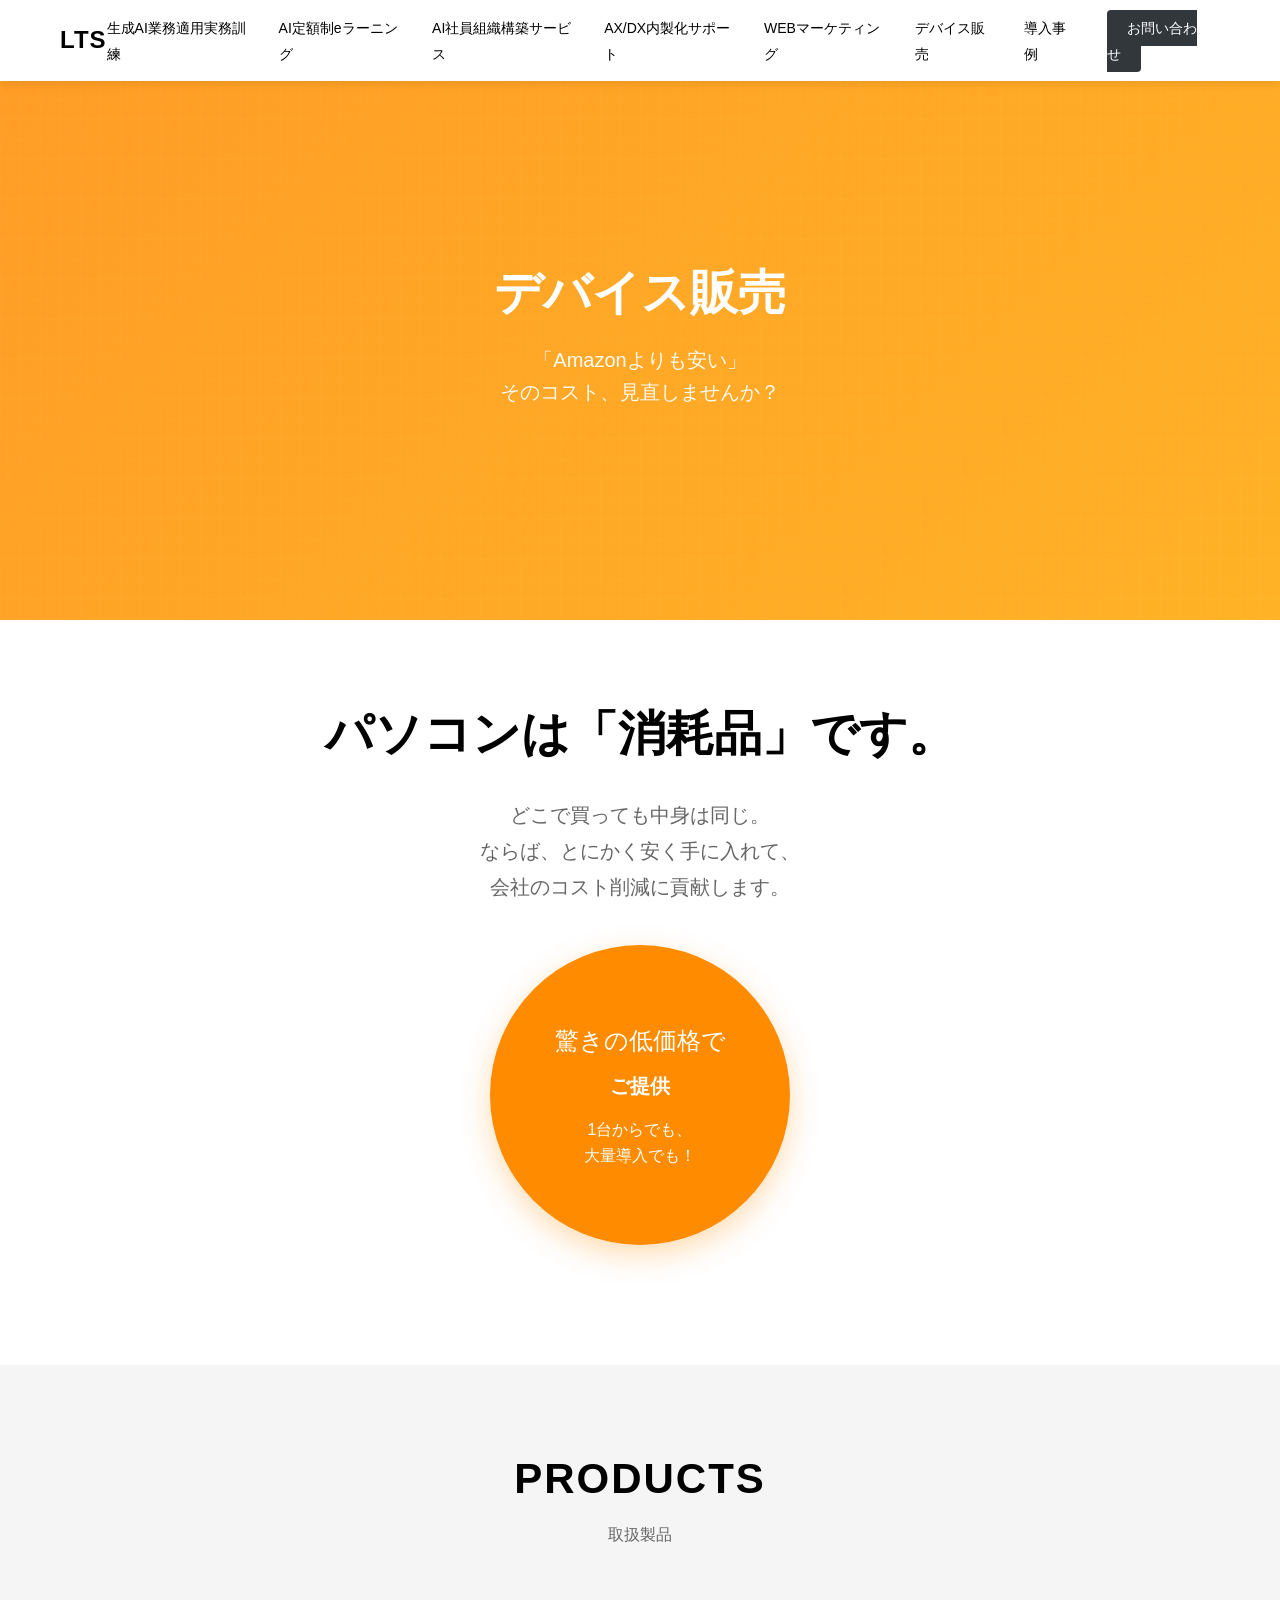
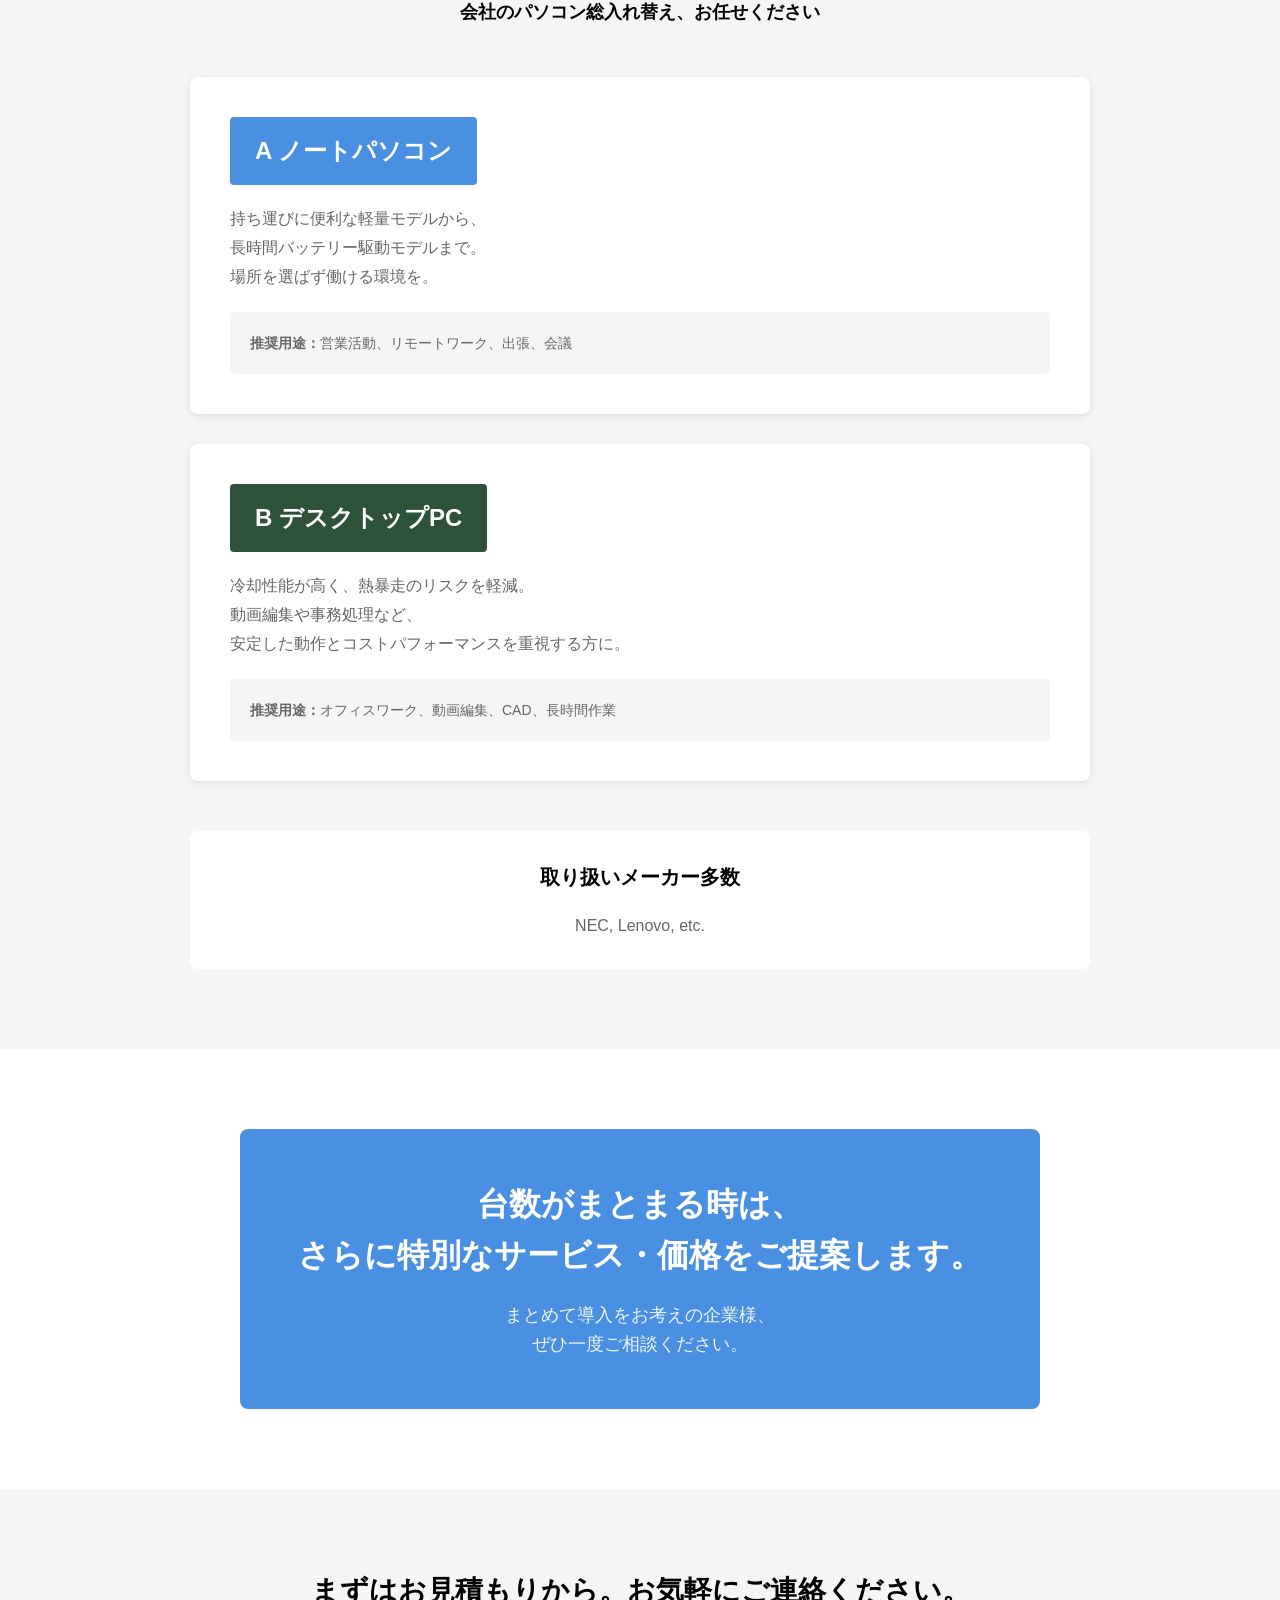
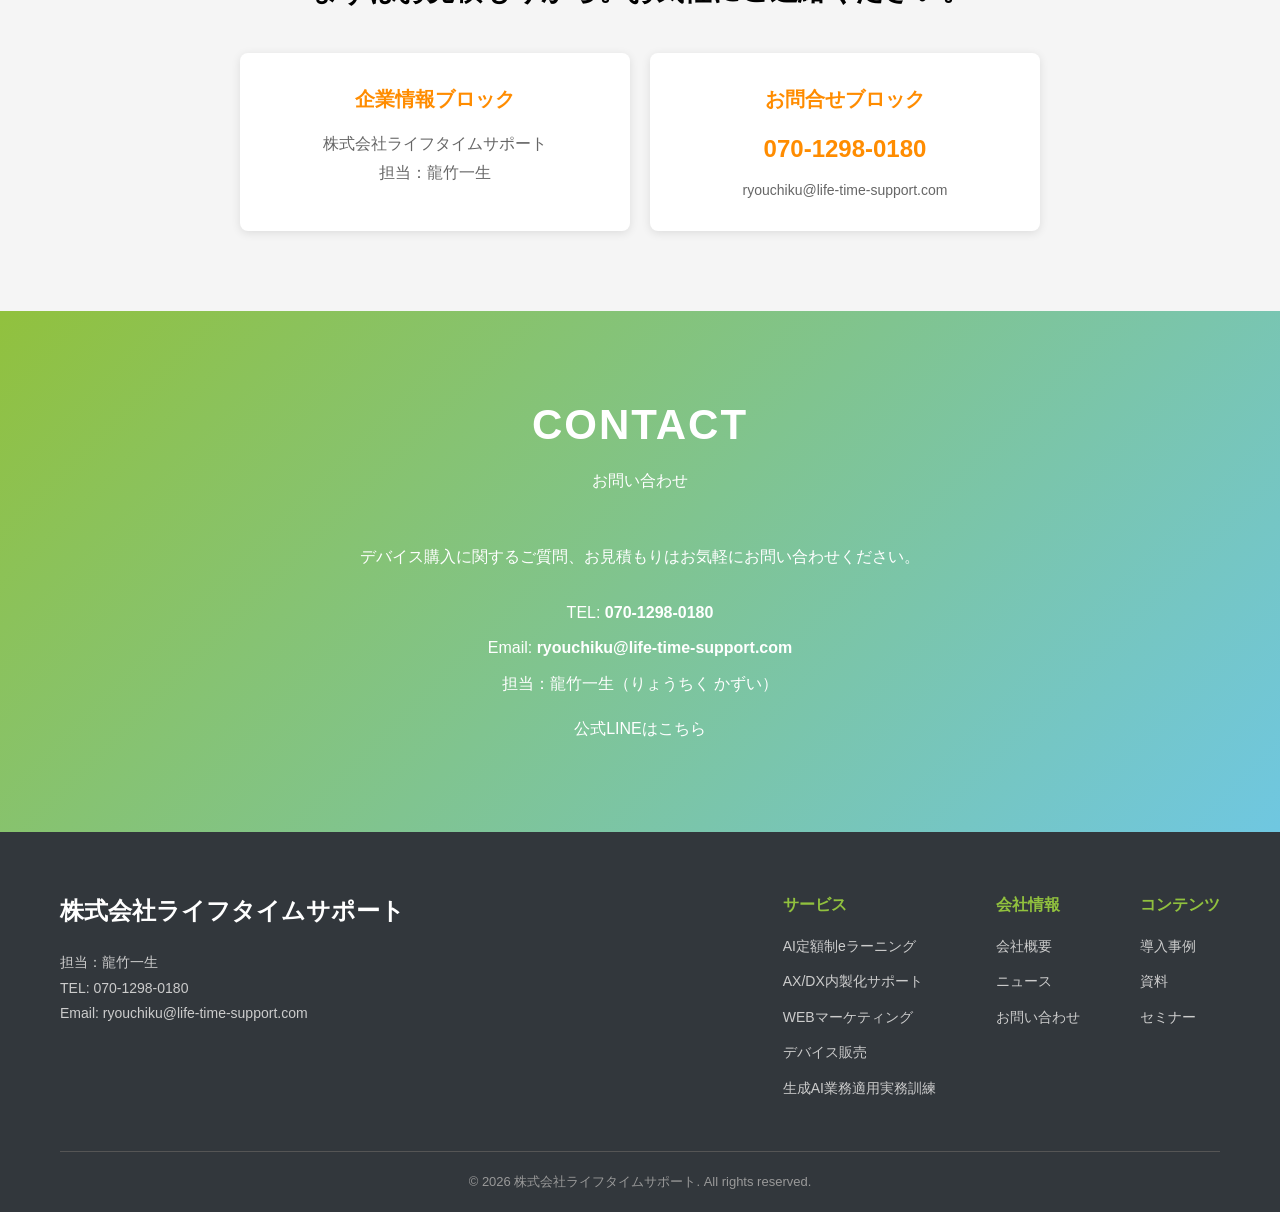
<file: device-sales.html>
<!DOCTYPE html>
<!-- ************************************************************************ -->
<!--                                                                          -->
<!--    device-sales.html                               :::      ::::::::  -->
<!--                                                    :+:      :+:    :+:  -->
<!--    By: Claude (LTS)                                #+#  +:+       +#+  -->
<!--                                                  +#+#+#+#+#+   +#+       -->
<!--    Created: 2026/03/26 10:44 by Claude (LTS)     #+#    #+#       -->
<!--    Updated: 2026/03/26 10:44 by Claude (LTS)     ###   ########    -->
<!--                                                                          -->
<!--    © Life Time Support Inc.                                         -->
<!--                                                                          -->
<!-- ************************************************************************ -->
<html lang="ja">
<head>
    <meta charset="UTF-8">
    <meta name="viewport" content="width=device-width, initial-scale=1.0">
    <title>デバイス販売 | 株式会社ライフタイムサポート</title>
    <link rel="stylesheet" href="styles.css">
    <link rel="canonical" href="https://elearning.ai-company.info/device-sales.html">
</head>
<body>
    <!-- Header -->
    <header class="header">
        <div class="container">
            <div class="header-content">
                <div class="logo">
                    <a href="index.html">LTS</a>
                </div>
                <nav class="nav" id="nav">
                    <ul class="nav-list">
                        <li><a href="ai-seminar.html">生成AI業務適用実務訓練</a></li>
                        <li><a href="ai-elearning.html">AI定額制eラーニング</a></li>
                        <li><a href="#">AI社員組織構築サービス</a></li>
                        <li><a href="it-support.html">AX/DX内製化サポート</a></li>
                        <li><a href="web-marketing.html">WEBマーケティング</a></li>
                        <li><a href="device-sales.html">デバイス販売</a></li>
                        <li><a href="index.html#case">導入事例</a></li>
                        <li><a href="#contact" class="cta-button">お問い合わせ</a></li>
                    </ul>
                </nav>
                <button class="hamburger" id="hamburger">
                    <span></span>
                    <span></span>
                    <span></span>
                </button>
            </div>
        </div>
    </header>

    <!-- Hero Section -->
    <section class="hero" style="margin-top: 80px; height: 60vh;">
        <div class="hero-background hero-device-sales"></div>
        <div class="container">
            <div class="hero-content">
                <h1 class="hero-title">デバイス販売</h1>
                <p class="hero-subtitle">「Amazonよりも安い」<br>そのコスト、見直しませんか？</p>
            </div>
        </div>
    </section>

    <!-- Main Message Section -->
    <section class="section" style="background-color: #ffffff;">
        <div class="container">
            <div style="max-width: 900px; margin: 0 auto; text-align: center;">
                <h2 style="font-size: 48px; font-weight: bold; margin-bottom: 30px; line-height: 1.4;">
                    パソコンは「消耗品」です。
                </h2>
                <p style="font-size: 20px; line-height: 1.8; color: #666; margin-bottom: 40px;">
                    どこで買っても中身は同じ。<br>
                    ならば、とにかく安く手に入れて、<br>
                    会社のコスト削減に貢献します。
                </p>
                <div style="background-color: #ff8c00; color: white; padding: 30px; border-radius: 50%; width: 300px; height: 300px; margin: 40px auto; display: flex; flex-direction: column; align-items: center; justify-content: center; box-shadow: 0 10px 30px rgba(255, 140, 0, 0.3);">
                    <p style="font-size: 24px; margin-bottom: 10px;">驚きの低価格で</p>
                    <p style="font-size: 20px; font-weight: bold;">ご提供</p>
                    <p style="font-size: 16px; margin-top: 15px;">1台からでも、<br>大量導入でも！</p>
                </div>
            </div>
        </div>
    </section>

    <!-- Products Section -->
    <section class="section" style="background-color: #f5f5f5;">
        <div class="container">
            <h2 class="section-title">PRODUCTS</h2>
            <p class="section-subtitle">取扱製品</p>

            <div style="max-width: 900px; margin: 0 auto;">
                <p style="text-align: center; font-size: 18px; margin-bottom: 50px; font-weight: bold;">
                    会社のパソコン総入れ替え、お任せください
                </p>

                <!-- Laptop Section -->
                <div style="background-color: white; padding: 40px; border-radius: 8px; margin-bottom: 30px; box-shadow: 0 2px 10px rgba(0,0,0,0.1);">
                    <div style="background-color: #4a90e2; color: white; padding: 15px 25px; border-radius: 4px; display: inline-block; margin-bottom: 20px;">
                        <h3 style="font-size: 24px; font-weight: bold;">A ノートパソコン</h3>
                    </div>
                    <p style="font-size: 16px; line-height: 1.8; color: #666; margin-bottom: 20px;">
                        持ち運びに便利な軽量モデルから、<br>
                        長時間バッテリー駆動モデルまで。<br>
                        場所を選ばず働ける環境を。
                    </p>
                    <div style="background-color: #f5f5f5; padding: 20px; border-radius: 4px; margin-top: 20px;">
                        <p style="font-size: 14px; color: #666;">
                            <strong>推奨用途：</strong>営業活動、リモートワーク、出張、会議
                        </p>
                    </div>
                </div>

                <!-- Desktop Section -->
                <div style="background-color: white; padding: 40px; border-radius: 8px; margin-bottom: 30px; box-shadow: 0 2px 10px rgba(0,0,0,0.1);">
                    <div style="background-color: #2d5139; color: white; padding: 15px 25px; border-radius: 4px; display: inline-block; margin-bottom: 20px;">
                        <h3 style="font-size: 24px; font-weight: bold;">B デスクトップPC</h3>
                    </div>
                    <p style="font-size: 16px; line-height: 1.8; color: #666; margin-bottom: 20px;">
                        冷却性能が高く、熱暴走のリスクを軽減。<br>
                        動画編集や事務処理など、<br>
                        安定した動作とコストパフォーマンスを重視する方に。
                    </p>
                    <div style="background-color: #f5f5f5; padding: 20px; border-radius: 4px; margin-top: 20px;">
                        <p style="font-size: 14px; color: #666;">
                            <strong>推奨用途：</strong>オフィスワーク、動画編集、CAD、長時間作業
                        </p>
                    </div>
                </div>

                <!-- Brands Section -->
                <div style="text-align: center; margin-top: 50px; padding: 30px; background-color: white; border-radius: 8px;">
                    <h3 style="font-size: 20px; margin-bottom: 20px;">取り扱いメーカー多数</h3>
                    <p style="font-size: 16px; color: #666;">NEC, Lenovo, etc.</p>
                </div>
            </div>
        </div>
    </section>

    <!-- Volume Discount Section -->
    <section class="section" style="background-color: #ffffff;">
        <div class="container">
            <div style="max-width: 800px; margin: 0 auto; background-color: #4a90e2; padding: 50px 30px; border-radius: 8px; color: white; text-align: center;">
                <h2 style="font-size: 32px; margin-bottom: 20px; font-weight: bold;">台数がまとまる時は、<br>さらに特別なサービス・価格をご提案します。</h2>
                <p style="font-size: 18px; opacity: 0.9; margin-top: 20px;">
                    まとめて導入をお考えの企業様、<br>
                    ぜひ一度ご相談ください。
                </p>
            </div>
        </div>
    </section>

    <!-- CTA Section -->
    <section class="section" style="background-color: #f5f5f5;">
        <div class="container">
            <div style="max-width: 800px; margin: 0 auto; text-align: center;">
                <h2 style="font-size: 28px; margin-bottom: 30px; font-weight: bold;">まずはお見積もりから。お気軽にご連絡ください。</h2>
                <div style="display: grid; grid-template-columns: 1fr 1fr; gap: 20px; margin-top: 40px;">
                    <div style="background-color: white; padding: 30px; border-radius: 8px; box-shadow: 0 2px 10px rgba(0,0,0,0.1);">
                        <h3 style="font-size: 20px; margin-bottom: 15px; color: #ff8c00;">企業情報ブロック</h3>
                        <p style="font-size: 16px; color: #666; line-height: 1.8;">
                            株式会社ライフタイムサポート<br>
                            担当：龍竹一生
                        </p>
                    </div>
                    <div style="background-color: white; padding: 30px; border-radius: 8px; box-shadow: 0 2px 10px rgba(0,0,0,0.1);">
                        <h3 style="font-size: 20px; margin-bottom: 15px; color: #ff8c00;">お問合せブロック</h3>
                        <p style="font-size: 24px; font-weight: bold; color: #ff8c00; margin-bottom: 10px;">070-1298-0180</p>
                        <p style="font-size: 14px; color: #666;">ryouchiku@life-time-support.com</p>
                    </div>
                </div>
            </div>
        </div>
    </section>

    <!-- Contact Section -->
    <section id="contact" class="section contact-section">
        <div class="container">
            <div class="contact-content">
                <h2 class="section-title">CONTACT</h2>
                <p class="section-subtitle">お問い合わせ</p>
                <p class="contact-text">デバイス購入に関するご質問、お見積もりはお気軽にお問い合わせください。</p>
                <div class="contact-info">
                    <p class="contact-phone">TEL: <a href="tel:07012980180">070-1298-0180</a></p>
                    <p class="contact-email">Email: <a href="mailto:ryouchiku@life-time-support.com">ryouchiku@life-time-support.com</a></p>
                    <p class="contact-person">担当：龍竹一生（りょうちく かずい）</p>
                    <p style="margin-top: 20px;">公式LINEはこちら</p>
                </div>
            </div>
        </div>
    </section>

    <!-- Footer -->
    <footer class="footer">
        <div class="container">
            <div class="footer-content">
                <div class="footer-logo">
                    <h3>株式会社ライフタイムサポート</h3>
                    <p>担当：龍竹一生<br>TEL: 070-1298-0180<br>Email: ryouchiku@life-time-support.com</p>
                </div>
                <div class="footer-links">
                    <div class="footer-column">
                        <h4>サービス</h4>
                        <ul>
                            <li><a href="ai-elearning.html">AI定額制eラーニング</a></li>
                            <li><a href="it-support.html">AX/DX内製化サポート</a></li>
                            <li><a href="web-marketing.html">WEBマーケティング</a></li>
                            <li><a href="device-sales.html">デバイス販売</a></li>
                            <li><a href="ai-seminar.html">生成AI業務適用実務訓練</a></li>
                        </ul>
                    </div>
                    <div class="footer-column">
                        <h4>会社情報</h4>
                        <ul>
                            <li><a href="company.html">会社概要</a></li>
                            <li><a href="index.html#news">ニュース</a></li>
                            <li><a href="#contact">お問い合わせ</a></li>
                        </ul>
                    </div>
                    <div class="footer-column">
                        <h4>コンテンツ</h4>
                        <ul>
                            <li><a href="index.html#case">導入事例</a></li>
                            <li><a href="index.html#resources">資料</a></li>
                            <li><a href="index.html#seminar">セミナー</a></li>
                        </ul>
                    </div>
                </div>
            </div>
            <div class="footer-bottom">
                <p>&copy; 2026 株式会社ライフタイムサポート. All rights reserved.</p>
            </div>
        </div>
    </footer>

    <script src="script.js"></script>
</body>
</html>
</file>
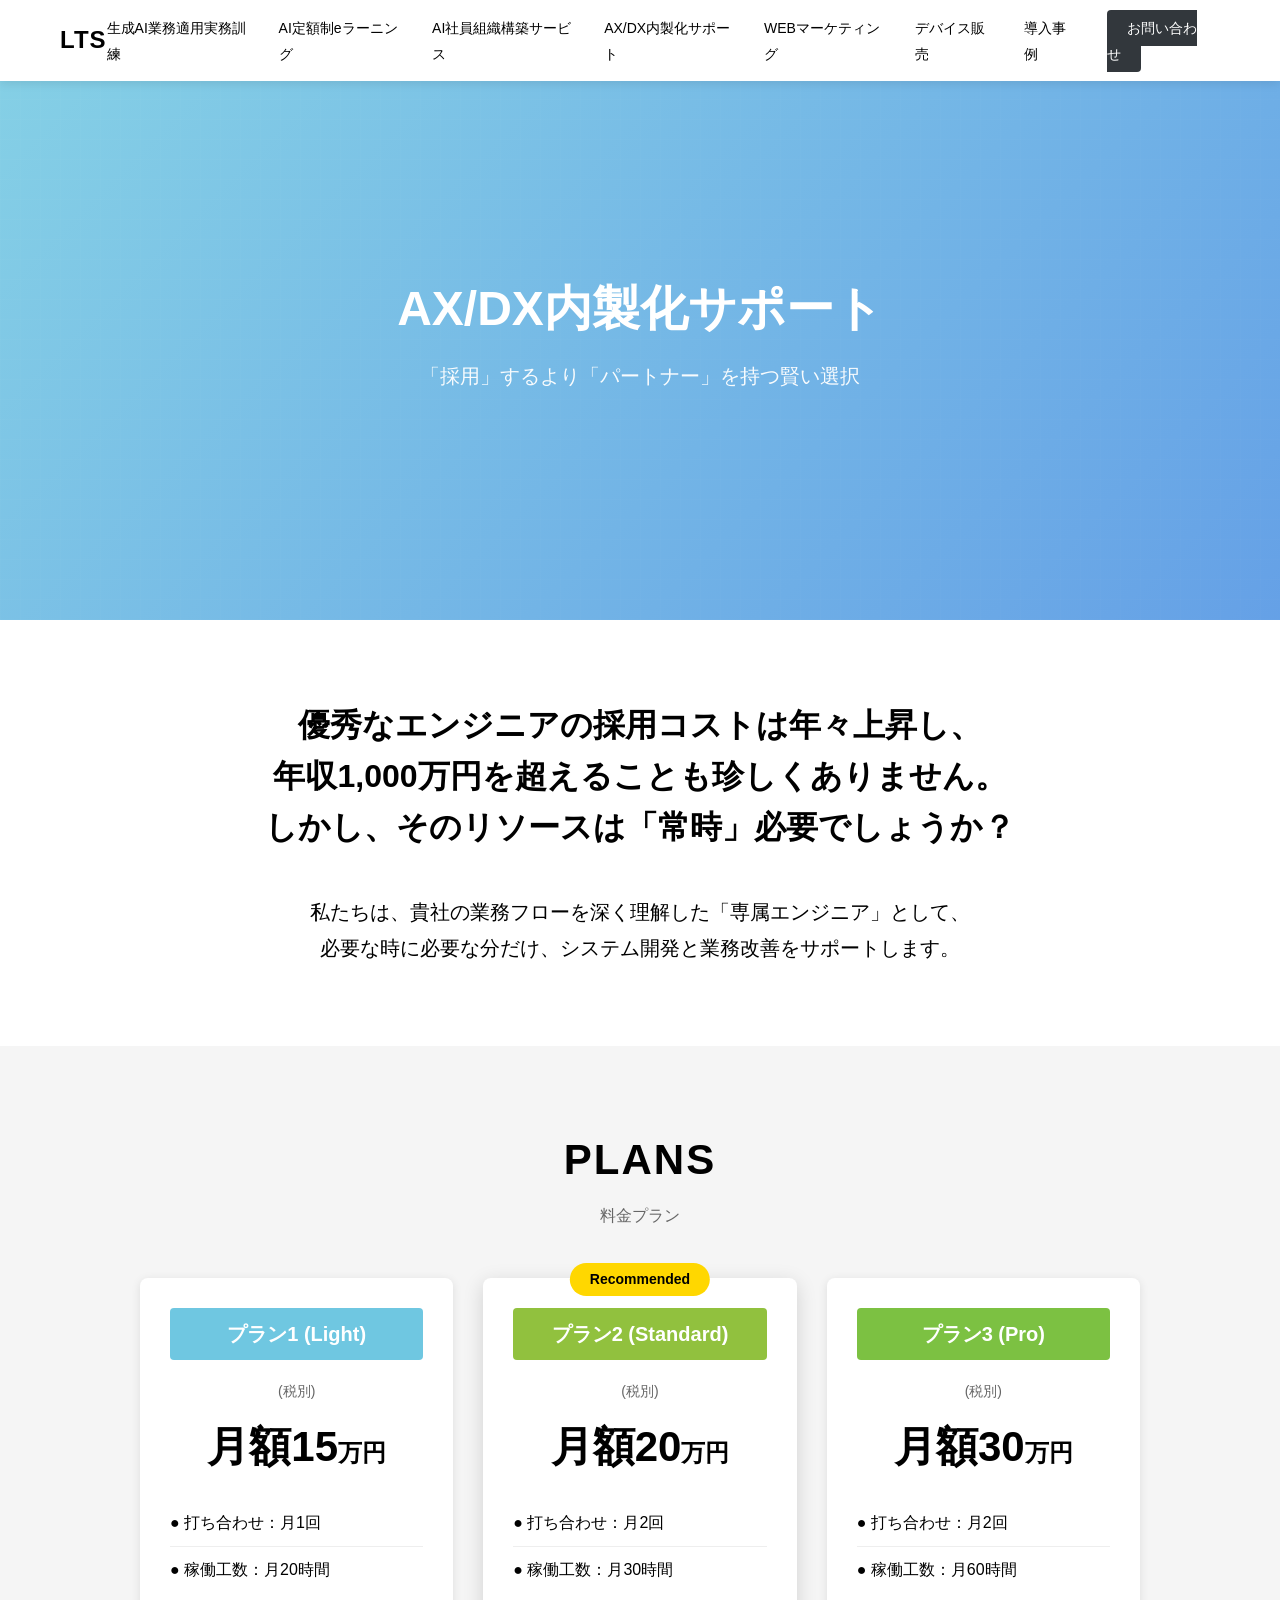
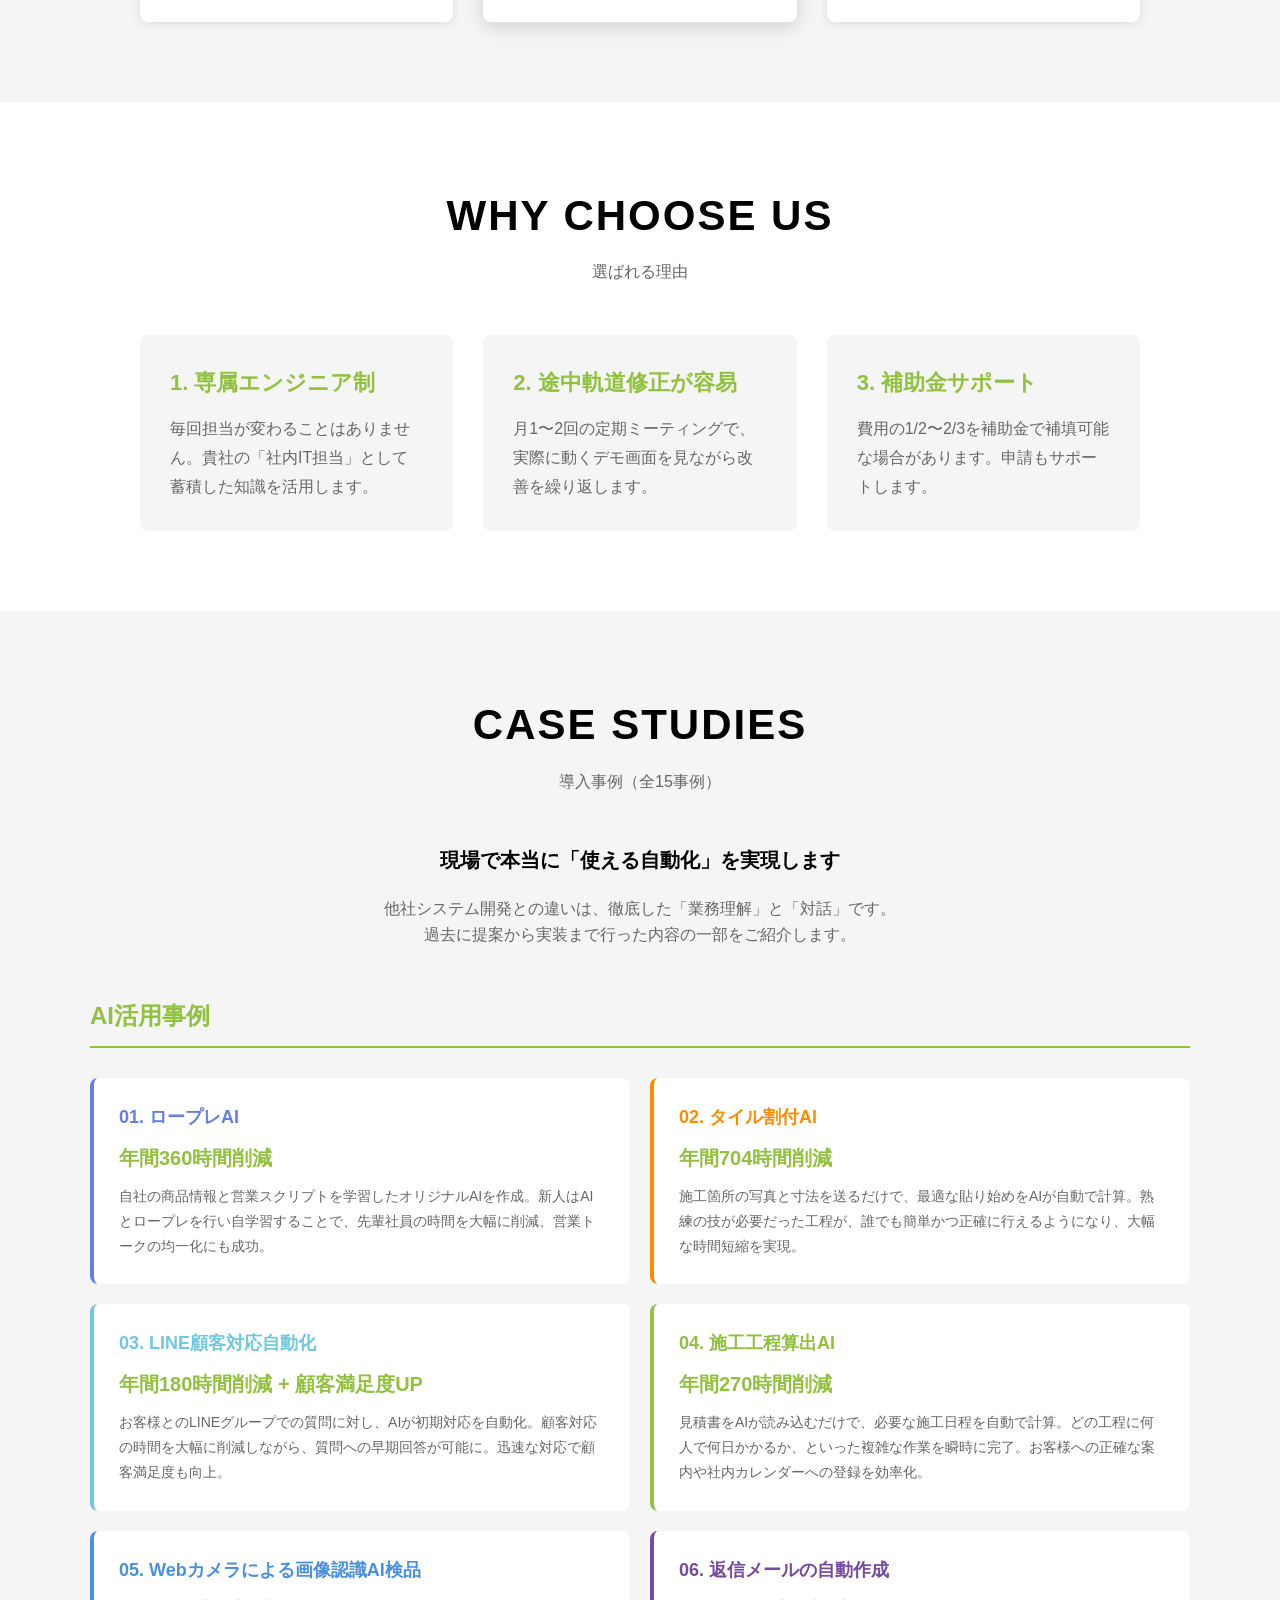
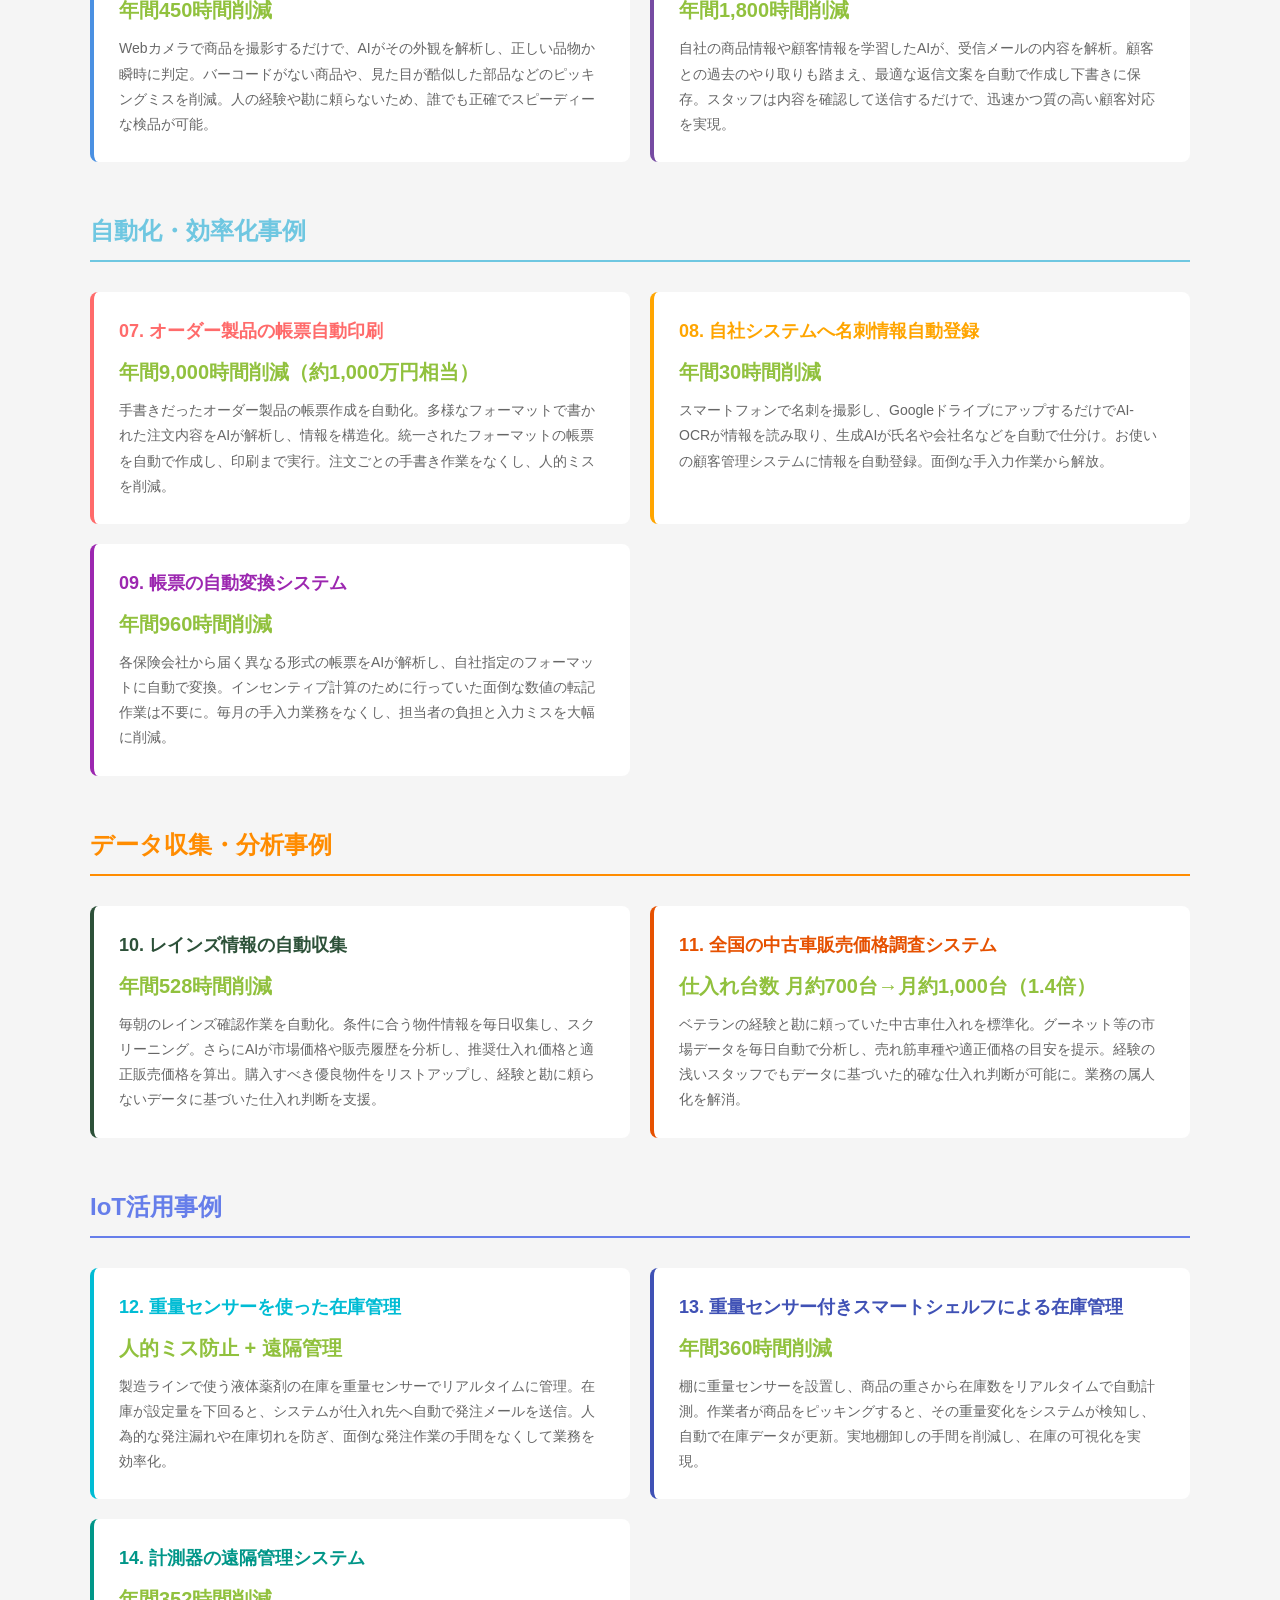
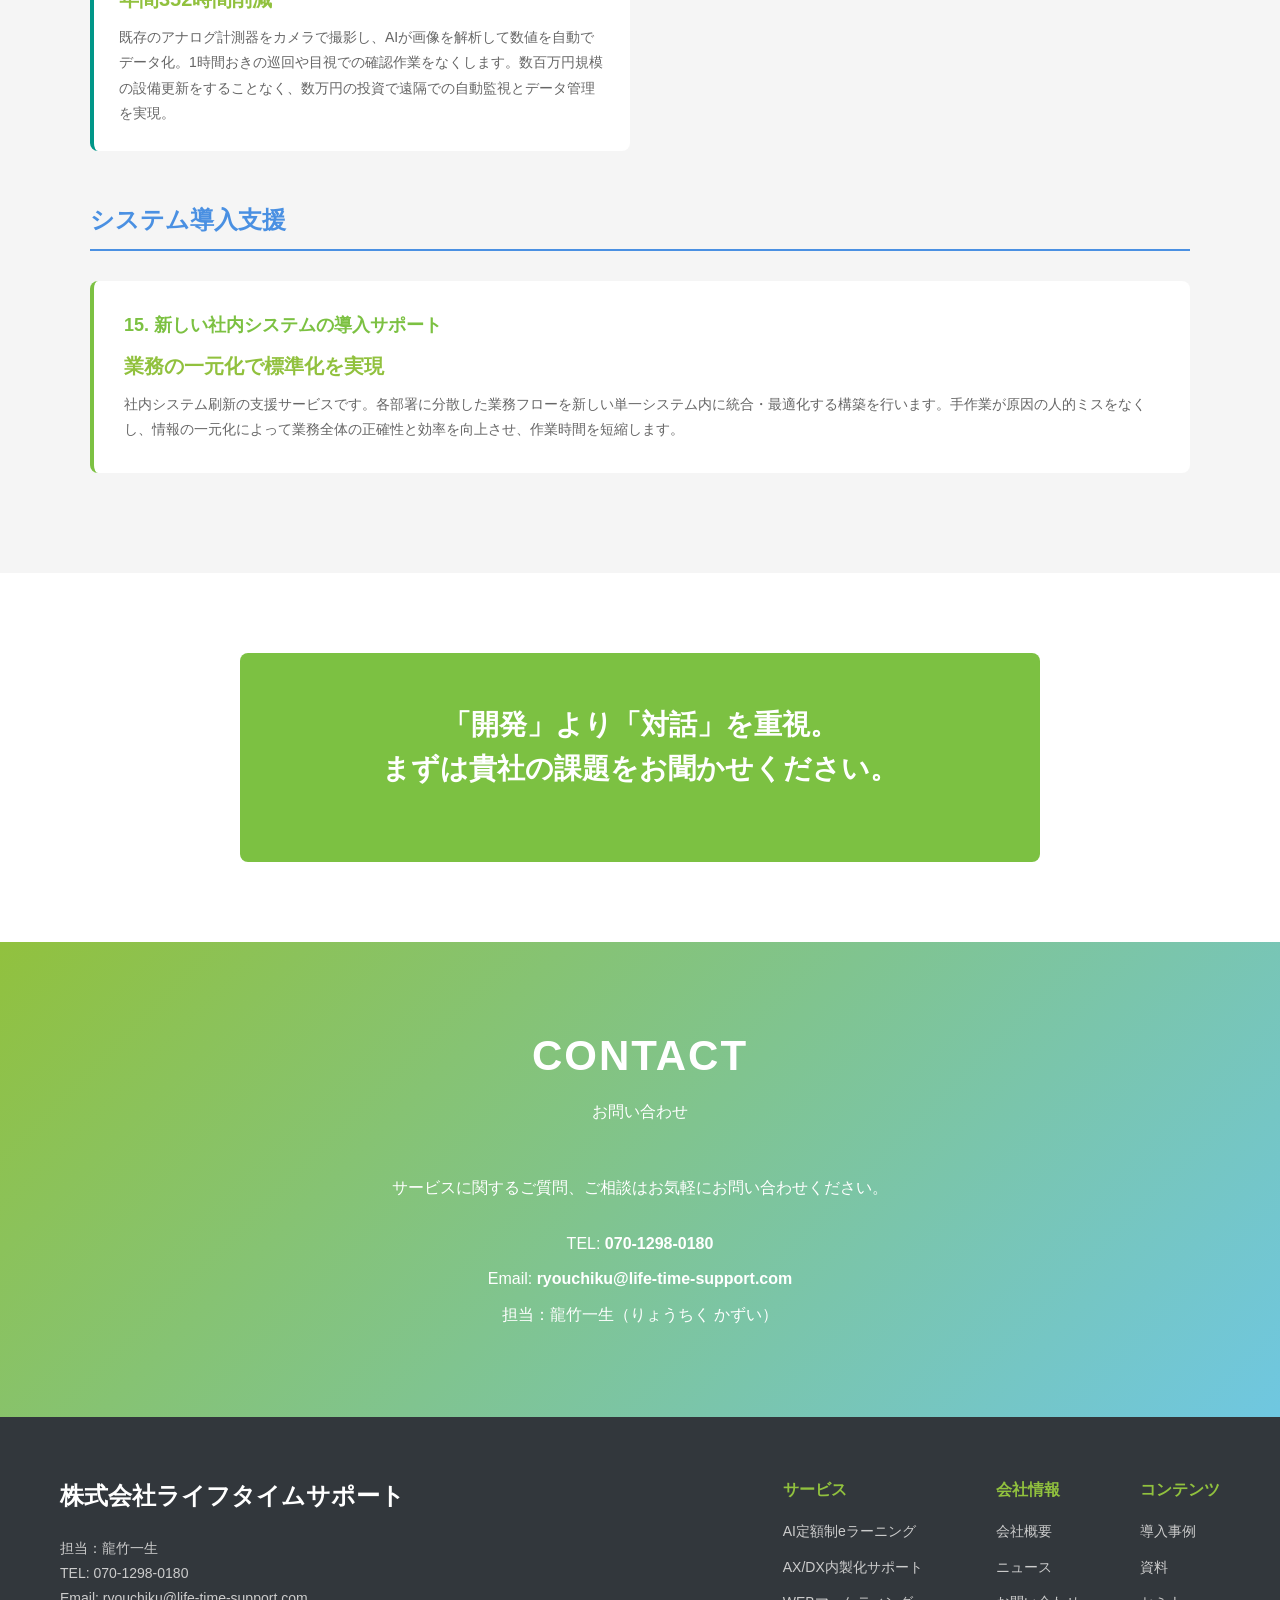
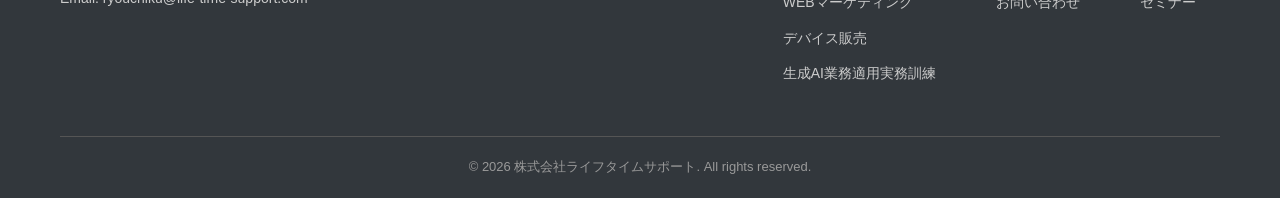
<file: it-support.html>
<!DOCTYPE html>
<!-- ************************************************************************ -->
<!--                                                                          -->
<!--    it-support.html                                 :::      ::::::::  -->
<!--                                                    :+:      :+:    :+:  -->
<!--    By: Claude (LTS)                                #+#  +:+       +#+  -->
<!--                                                  +#+#+#+#+#+   +#+       -->
<!--    Created: 2026/03/26 10:44 by Claude (LTS)     #+#    #+#       -->
<!--    Updated: 2026/03/26 10:44 by Claude (LTS)     ###   ########    -->
<!--                                                                          -->
<!--    © Life Time Support Inc.                                         -->
<!--                                                                          -->
<!-- ************************************************************************ -->
<html lang="ja">
<head>
    <meta charset="UTF-8">
    <meta name="viewport" content="width=device-width, initial-scale=1.0">
    <title>AX/DX内製化サポート | 株式会社ライフタイムサポート</title>
    <link rel="stylesheet" href="styles.css">
    <link rel="canonical" href="https://elearning.ai-company.info/it-support.html">
</head>
<body>
    <!-- Header -->
    <header class="header">
        <div class="container">
            <div class="header-content">
                <div class="logo">
                    <a href="index.html">LTS</a>
                </div>
                <nav class="nav" id="nav">
                    <ul class="nav-list">
                        <li><a href="ai-seminar.html">生成AI業務適用実務訓練</a></li>
                        <li><a href="ai-elearning.html">AI定額制eラーニング</a></li>
                        <li><a href="#">AI社員組織構築サービス</a></li>
                        <li><a href="it-support.html">AX/DX内製化サポート</a></li>
                        <li><a href="web-marketing.html">WEBマーケティング</a></li>
                        <li><a href="device-sales.html">デバイス販売</a></li>
                        <li><a href="index.html#case">導入事例</a></li>
                        <li><a href="#contact" class="cta-button">お問い合わせ</a></li>
                    </ul>
                </nav>
                <button class="hamburger" id="hamburger">
                    <span></span>
                    <span></span>
                    <span></span>
                </button>
            </div>
        </div>
    </header>

    <!-- Hero Section -->
    <section class="hero" style="margin-top: 80px; height: 60vh;">
        <div class="hero-background hero-it-support"></div>
        <div class="container">
            <div class="hero-content">
                <h1 class="hero-title">AX/DX内製化サポート</h1>
                <p class="hero-subtitle">「採用」するより「パートナー」を持つ賢い選択</p>
            </div>
        </div>
    </section>

    <!-- Introduction Section -->
    <section class="section" style="background-color: #ffffff;">
        <div class="container">
            <div style="max-width: 900px; margin: 0 auto; text-align: center;">
                <h2 style="font-size: 32px; margin-bottom: 30px; line-height: 1.6;">
                    優秀なエンジニアの採用コストは年々上昇し、<br>
                    年収1,000万円を超えることも珍しくありません。<br>
                    しかし、そのリソースは「常時」必要でしょうか？
                </h2>
                <p style="font-size: 20px; margin-top: 40px; line-height: 1.8;">
                    私たちは、貴社の業務フローを深く理解した「専属エンジニア」として、<br>
                    必要な時に必要な分だけ、システム開発と業務改善をサポートします。
                </p>
            </div>
        </div>
    </section>

    <!-- Pricing Section -->
    <section class="section" style="background-color: #f5f5f5;">
        <div class="container">
            <h2 class="section-title">PLANS</h2>
            <p class="section-subtitle">料金プラン</p>
            <div class="service-grid" style="grid-template-columns: repeat(auto-fit, minmax(300px, 1fr)); gap: 30px; max-width: 1000px; margin: 0 auto;">
                <div style="background-color: white; padding: 30px; border-radius: 8px; box-shadow: 0 2px 10px rgba(0,0,0,0.1);">
                    <div style="background-color: #6fc7e1; color: white; padding: 10px; border-radius: 4px; text-align: center; margin-bottom: 20px;">
                        <h3 style="font-size: 20px;">プラン1 (Light)</h3>
                    </div>
                    <div style="text-align: center; margin-bottom: 20px;">
                        <p style="font-size: 14px; color: #666; margin-bottom: 10px;">(税別)</p>
                        <p style="font-size: 42px; font-weight: bold; color: #000;">月額15<span style="font-size: 24px;">万円</span></p>
                    </div>
                    <ul style="list-style: none; padding: 0;">
                        <li style="padding: 10px 0; border-bottom: 1px solid #eee;">● 打ち合わせ：月1回</li>
                        <li style="padding: 10px 0;">● 稼働工数：月20時間</li>
                    </ul>
                </div>

                <div style="background-color: white; padding: 30px; border-radius: 8px; box-shadow: 0 5px 20px rgba(0,0,0,0.15); position: relative;">
                    <div style="position: absolute; top: -15px; left: 50%; transform: translateX(-50%); background-color: #ffd700; color: #000; padding: 5px 20px; border-radius: 20px; font-weight: bold; font-size: 14px;">
                        Recommended
                    </div>
                    <div style="background-color: #91c13e; color: white; padding: 10px; border-radius: 4px; text-align: center; margin-bottom: 20px;">
                        <h3 style="font-size: 20px;">プラン2 (Standard)</h3>
                    </div>
                    <div style="text-align: center; margin-bottom: 20px;">
                        <p style="font-size: 14px; color: #666; margin-bottom: 10px;">(税別)</p>
                        <p style="font-size: 42px; font-weight: bold; color: #000;">月額20<span style="font-size: 24px;">万円</span></p>
                    </div>
                    <ul style="list-style: none; padding: 0;">
                        <li style="padding: 10px 0; border-bottom: 1px solid #eee;">● 打ち合わせ：月2回</li>
                        <li style="padding: 10px 0;">● 稼働工数：月30時間</li>
                    </ul>
                </div>

                <div style="background-color: white; padding: 30px; border-radius: 8px; box-shadow: 0 2px 10px rgba(0,0,0,0.1);">
                    <div style="background-color: #7cc142; color: white; padding: 10px; border-radius: 4px; text-align: center; margin-bottom: 20px;">
                        <h3 style="font-size: 20px;">プラン3 (Pro)</h3>
                    </div>
                    <div style="text-align: center; margin-bottom: 20px;">
                        <p style="font-size: 14px; color: #666; margin-bottom: 10px;">(税別)</p>
                        <p style="font-size: 42px; font-weight: bold; color: #000;">月額30<span style="font-size: 24px;">万円</span></p>
                    </div>
                    <ul style="list-style: none; padding: 0;">
                        <li style="padding: 10px 0; border-bottom: 1px solid #eee;">● 打ち合わせ：月2回</li>
                        <li style="padding: 10px 0;">● 稼働工数：月60時間</li>
                    </ul>
                </div>
            </div>
        </div>
    </section>

    <!-- Why Choose Us Section -->
    <section class="section">
        <div class="container">
            <h2 class="section-title">WHY CHOOSE US</h2>
            <p class="section-subtitle">選ばれる理由</p>
            <div class="service-grid" style="grid-template-columns: repeat(auto-fit, minmax(300px, 1fr)); gap: 30px; max-width: 1000px; margin: 0 auto;">
                <div style="background-color: #f5f5f5; padding: 30px; border-radius: 8px;">
                    <h3 style="font-size: 22px; margin-bottom: 15px; color: #91c13e;">1. 専属エンジニア制</h3>
                    <p style="line-height: 1.8; color: #666;">
                        毎回担当が変わることはありません。貴社の「社内IT担当」として蓄積した知識を活用します。
                    </p>
                </div>
                <div style="background-color: #f5f5f5; padding: 30px; border-radius: 8px;">
                    <h3 style="font-size: 22px; margin-bottom: 15px; color: #91c13e;">2. 途中軌道修正が容易</h3>
                    <p style="line-height: 1.8; color: #666;">
                        月1〜2回の定期ミーティングで、実際に動くデモ画面を見ながら改善を繰り返します。
                    </p>
                </div>
                <div style="background-color: #f5f5f5; padding: 30px; border-radius: 8px;">
                    <h3 style="font-size: 22px; margin-bottom: 15px; color: #91c13e;">3. 補助金サポート</h3>
                    <p style="line-height: 1.8; color: #666;">
                        費用の1/2〜2/3を補助金で補填可能な場合があります。申請もサポートします。
                    </p>
                </div>
            </div>
        </div>
    </section>

    <!-- Case Studies Section -->
    <section class="section" style="background-color: #f5f5f5;">
        <div class="container">
            <h2 class="section-title">CASE STUDIES</h2>
            <p class="section-subtitle">導入事例（全15事例）</p>
            <div style="max-width: 1100px; margin: 0 auto;">
                <p style="text-align: center; font-size: 20px; margin-bottom: 20px; font-weight: bold;">
                    現場で本当に「使える自動化」を実現します
                </p>
                <p style="text-align: center; font-size: 16px; margin-bottom: 50px; color: #666;">
                    他社システム開発との違いは、徹底した「業務理解」と「対話」です。<br>
                    過去に提案から実装まで行った内容の一部をご紹介します。
                </p>

                <!-- AI活用事例 -->
                <h3 style="font-size: 24px; margin-bottom: 30px; color: #91c13e; border-bottom: 2px solid #91c13e; padding-bottom: 10px;">AI活用事例</h3>

                <div class="service-grid" style="grid-template-columns: repeat(auto-fit, minmax(480px, 1fr)); gap: 20px; margin-bottom: 50px;">
                    <div style="background-color: white; padding: 25px; border-radius: 8px; border-left: 4px solid #667eea;">
                        <h4 style="font-size: 18px; margin-bottom: 10px; color: #667eea; font-weight: bold;">01. ロープレAI</h4>
                        <p style="font-size: 20px; font-weight: bold; color: #91c13e; margin-bottom: 10px;">年間360時間削減</p>
                        <p style="line-height: 1.8; color: #666; font-size: 14px;">
                            自社の商品情報と営業スクリプトを学習したオリジナルAIを作成。新人はAIとロープレを行い自学習することで、先輩社員の時間を大幅に削減、営業トークの均一化にも成功。
                        </p>
                    </div>

                    <div style="background-color: white; padding: 25px; border-radius: 8px; border-left: 4px solid #ff8c00;">
                        <h4 style="font-size: 18px; margin-bottom: 10px; color: #ff8c00; font-weight: bold;">02. タイル割付AI</h4>
                        <p style="font-size: 20px; font-weight: bold; color: #91c13e; margin-bottom: 10px;">年間704時間削減</p>
                        <p style="line-height: 1.8; color: #666; font-size: 14px;">
                            施工箇所の写真と寸法を送るだけで、最適な貼り始めをAIが自動で計算。熟練の技が必要だった工程が、誰でも簡単かつ正確に行えるようになり、大幅な時間短縮を実現。
                        </p>
                    </div>

                    <div style="background-color: white; padding: 25px; border-radius: 8px; border-left: 4px solid #6fc7e1;">
                        <h4 style="font-size: 18px; margin-bottom: 10px; color: #6fc7e1; font-weight: bold;">03. LINE顧客対応自動化</h4>
                        <p style="font-size: 20px; font-weight: bold; color: #91c13e; margin-bottom: 10px;">年間180時間削減 + 顧客満足度UP</p>
                        <p style="line-height: 1.8; color: #666; font-size: 14px;">
                            お客様とのLINEグループでの質問に対し、AIが初期対応を自動化。顧客対応の時間を大幅に削減しながら、質問への早期回答が可能に。迅速な対応で顧客満足度も向上。
                        </p>
                    </div>

                    <div style="background-color: white; padding: 25px; border-radius: 8px; border-left: 4px solid #91c13e;">
                        <h4 style="font-size: 18px; margin-bottom: 10px; color: #91c13e; font-weight: bold;">04. 施工工程算出AI</h4>
                        <p style="font-size: 20px; font-weight: bold; color: #91c13e; margin-bottom: 10px;">年間270時間削減</p>
                        <p style="line-height: 1.8; color: #666; font-size: 14px;">
                            見積書をAIが読み込むだけで、必要な施工日程を自動で計算。どの工程に何人で何日かかるか、といった複雑な作業を瞬時に完了。お客様への正確な案内や社内カレンダーへの登録を効率化。
                        </p>
                    </div>

                    <div style="background-color: white; padding: 25px; border-radius: 8px; border-left: 4px solid #4a90e2;">
                        <h4 style="font-size: 18px; margin-bottom: 10px; color: #4a90e2; font-weight: bold;">05. Webカメラによる画像認識AI検品</h4>
                        <p style="font-size: 20px; font-weight: bold; color: #91c13e; margin-bottom: 10px;">年間450時間削減</p>
                        <p style="line-height: 1.8; color: #666; font-size: 14px;">
                            Webカメラで商品を撮影するだけで、AIがその外観を解析し、正しい品物か瞬時に判定。バーコードがない商品や、見た目が酷似した部品などのピッキングミスを削減。人の経験や勘に頼らないため、誰でも正確でスピーディーな検品が可能。
                        </p>
                    </div>

                    <div style="background-color: white; padding: 25px; border-radius: 8px; border-left: 4px solid #764ba2;">
                        <h4 style="font-size: 18px; margin-bottom: 10px; color: #764ba2; font-weight: bold;">06. 返信メールの自動作成</h4>
                        <p style="font-size: 20px; font-weight: bold; color: #91c13e; margin-bottom: 10px;">年間1,800時間削減</p>
                        <p style="line-height: 1.8; color: #666; font-size: 14px;">
                            自社の商品情報や顧客情報を学習したAIが、受信メールの内容を解析。顧客との過去のやり取りも踏まえ、最適な返信文案を自動で作成し下書きに保存。スタッフは内容を確認して送信するだけで、迅速かつ質の高い顧客対応を実現。
                        </p>
                    </div>
                </div>

                <!-- 自動化・効率化事例 -->
                <h3 style="font-size: 24px; margin-bottom: 30px; color: #6fc7e1; border-bottom: 2px solid #6fc7e1; padding-bottom: 10px;">自動化・効率化事例</h3>

                <div class="service-grid" style="grid-template-columns: repeat(auto-fit, minmax(480px, 1fr)); gap: 20px; margin-bottom: 50px;">
                    <div style="background-color: white; padding: 25px; border-radius: 8px; border-left: 4px solid #ff6b6b;">
                        <h4 style="font-size: 18px; margin-bottom: 10px; color: #ff6b6b; font-weight: bold;">07. オーダー製品の帳票自動印刷</h4>
                        <p style="font-size: 20px; font-weight: bold; color: #91c13e; margin-bottom: 10px;">年間9,000時間削減（約1,000万円相当）</p>
                        <p style="line-height: 1.8; color: #666; font-size: 14px;">
                            手書きだったオーダー製品の帳票作成を自動化。多様なフォーマットで書かれた注文内容をAIが解析し、情報を構造化。統一されたフォーマットの帳票を自動で作成し、印刷まで実行。注文ごとの手書き作業をなくし、人的ミスを削減。
                        </p>
                    </div>

                    <div style="background-color: white; padding: 25px; border-radius: 8px; border-left: 4px solid #ffa500;">
                        <h4 style="font-size: 18px; margin-bottom: 10px; color: #ffa500; font-weight: bold;">08. 自社システムへ名刺情報自動登録</h4>
                        <p style="font-size: 20px; font-weight: bold; color: #91c13e; margin-bottom: 10px;">年間30時間削減</p>
                        <p style="line-height: 1.8; color: #666; font-size: 14px;">
                            スマートフォンで名刺を撮影し、GoogleドライブにアップするだけでAI-OCRが情報を読み取り、生成AIが氏名や会社名などを自動で仕分け。お使いの顧客管理システムに情報を自動登録。面倒な手入力作業から解放。
                        </p>
                    </div>

                    <div style="background-color: white; padding: 25px; border-radius: 8px; border-left: 4px solid #9c27b0;">
                        <h4 style="font-size: 18px; margin-bottom: 10px; color: #9c27b0; font-weight: bold;">09. 帳票の自動変換システム</h4>
                        <p style="font-size: 20px; font-weight: bold; color: #91c13e; margin-bottom: 10px;">年間960時間削減</p>
                        <p style="line-height: 1.8; color: #666; font-size: 14px;">
                            各保険会社から届く異なる形式の帳票をAIが解析し、自社指定のフォーマットに自動で変換。インセンティブ計算のために行っていた面倒な数値の転記作業は不要に。毎月の手入力業務をなくし、担当者の負担と入力ミスを大幅に削減。
                        </p>
                    </div>
                </div>

                <!-- データ収集・分析事例 -->
                <h3 style="font-size: 24px; margin-bottom: 30px; color: #ff8c00; border-bottom: 2px solid #ff8c00; padding-bottom: 10px;">データ収集・分析事例</h3>

                <div class="service-grid" style="grid-template-columns: repeat(auto-fit, minmax(480px, 1fr)); gap: 20px; margin-bottom: 50px;">
                    <div style="background-color: white; padding: 25px; border-radius: 8px; border-left: 4px solid #2d5139;">
                        <h4 style="font-size: 18px; margin-bottom: 10px; color: #2d5139; font-weight: bold;">10. レインズ情報の自動収集</h4>
                        <p style="font-size: 20px; font-weight: bold; color: #91c13e; margin-bottom: 10px;">年間528時間削減</p>
                        <p style="line-height: 1.8; color: #666; font-size: 14px;">
                            毎朝のレインズ確認作業を自動化。条件に合う物件情報を毎日収集し、スクリーニング。さらにAIが市場価格や販売履歴を分析し、推奨仕入れ価格と適正販売価格を算出。購入すべき優良物件をリストアップし、経験と勘に頼らないデータに基づいた仕入れ判断を支援。
                        </p>
                    </div>

                    <div style="background-color: white; padding: 25px; border-radius: 8px; border-left: 4px solid #e65100;">
                        <h4 style="font-size: 18px; margin-bottom: 10px; color: #e65100; font-weight: bold;">11. 全国の中古車販売価格調査システム</h4>
                        <p style="font-size: 20px; font-weight: bold; color: #91c13e; margin-bottom: 10px;">仕入れ台数 月約700台→月約1,000台（1.4倍）</p>
                        <p style="line-height: 1.8; color: #666; font-size: 14px;">
                            ベテランの経験と勘に頼っていた中古車仕入れを標準化。グーネット等の市場データを毎日自動で分析し、売れ筋車種や適正価格の目安を提示。経験の浅いスタッフでもデータに基づいた的確な仕入れ判断が可能に。業務の属人化を解消。
                        </p>
                    </div>
                </div>

                <!-- IoT活用事例 -->
                <h3 style="font-size: 24px; margin-bottom: 30px; color: #667eea; border-bottom: 2px solid #667eea; padding-bottom: 10px;">IoT活用事例</h3>

                <div class="service-grid" style="grid-template-columns: repeat(auto-fit, minmax(480px, 1fr)); gap: 20px; margin-bottom: 50px;">
                    <div style="background-color: white; padding: 25px; border-radius: 8px; border-left: 4px solid #00bcd4;">
                        <h4 style="font-size: 18px; margin-bottom: 10px; color: #00bcd4; font-weight: bold;">12. 重量センサーを使った在庫管理</h4>
                        <p style="font-size: 20px; font-weight: bold; color: #91c13e; margin-bottom: 10px;">人的ミス防止 + 遠隔管理</p>
                        <p style="line-height: 1.8; color: #666; font-size: 14px;">
                            製造ラインで使う液体薬剤の在庫を重量センサーでリアルタイムに管理。在庫が設定量を下回ると、システムが仕入れ先へ自動で発注メールを送信。人為的な発注漏れや在庫切れを防ぎ、面倒な発注作業の手間をなくして業務を効率化。
                        </p>
                    </div>

                    <div style="background-color: white; padding: 25px; border-radius: 8px; border-left: 4px solid #3f51b5;">
                        <h4 style="font-size: 18px; margin-bottom: 10px; color: #3f51b5; font-weight: bold;">13. 重量センサー付きスマートシェルフによる在庫管理</h4>
                        <p style="font-size: 20px; font-weight: bold; color: #91c13e; margin-bottom: 10px;">年間360時間削減</p>
                        <p style="line-height: 1.8; color: #666; font-size: 14px;">
                            棚に重量センサーを設置し、商品の重さから在庫数をリアルタイムで自動計測。作業者が商品をピッキングすると、その重量変化をシステムが検知し、自動で在庫データが更新。実地棚卸しの手間を削減し、在庫の可視化を実現。
                        </p>
                    </div>

                    <div style="background-color: white; padding: 25px; border-radius: 8px; border-left: 4px solid #009688;">
                        <h4 style="font-size: 18px; margin-bottom: 10px; color: #009688; font-weight: bold;">14. 計測器の遠隔管理システム</h4>
                        <p style="font-size: 20px; font-weight: bold; color: #91c13e; margin-bottom: 10px;">年間352時間削減</p>
                        <p style="line-height: 1.8; color: #666; font-size: 14px;">
                            既存のアナログ計測器をカメラで撮影し、AIが画像を解析して数値を自動でデータ化。1時間おきの巡回や目視での確認作業をなくします。数百万円規模の設備更新をすることなく、数万円の投資で遠隔での自動監視とデータ管理を実現。
                        </p>
                    </div>
                </div>

                <!-- システム導入支援 -->
                <h3 style="font-size: 24px; margin-bottom: 30px; color: #4a90e2; border-bottom: 2px solid #4a90e2; padding-bottom: 10px;">システム導入支援</h3>

                <div style="background-color: white; padding: 30px; border-radius: 8px; border-left: 4px solid #7cc142; margin-bottom: 20px;">
                    <h4 style="font-size: 18px; margin-bottom: 10px; color: #7cc142; font-weight: bold;">15. 新しい社内システムの導入サポート</h4>
                    <p style="font-size: 20px; font-weight: bold; color: #91c13e; margin-bottom: 10px;">業務の一元化で標準化を実現</p>
                    <p style="line-height: 1.8; color: #666; font-size: 14px;">
                        社内システム刷新の支援サービスです。各部署に分散した業務フローを新しい単一システム内に統合・最適化する構築を行います。手作業が原因の人的ミスをなくし、情報の一元化によって業務全体の正確性と効率を向上させ、作業時間を短縮します。
                    </p>
                </div>
            </div>
        </div>
    </section>

    <!-- CTA Section -->
    <section class="section">
        <div class="container">
            <div style="max-width: 800px; margin: 0 auto; text-align: center; background-color: #7cc142; padding: 50px; border-radius: 8px; color: white;">
                <h2 style="font-size: 28px; margin-bottom: 20px;">「開発」より「対話」を重視。<br>まずは貴社の課題をお聞かせください。</h2>
            </div>
        </div>
    </section>

    <!-- Contact Section -->
    <section id="contact" class="section contact-section">
        <div class="container">
            <div class="contact-content">
                <h2 class="section-title">CONTACT</h2>
                <p class="section-subtitle">お問い合わせ</p>
                <p class="contact-text">サービスに関するご質問、ご相談はお気軽にお問い合わせください。</p>
                <div class="contact-info">
                    <p class="contact-phone">TEL: <a href="tel:07012980180">070-1298-0180</a></p>
                    <p class="contact-email">Email: <a href="mailto:ryouchiku@life-time-support.com">ryouchiku@life-time-support.com</a></p>
                    <p class="contact-person">担当：龍竹一生（りょうちく かずい）</p>
                </div>
            </div>
        </div>
    </section>

    <!-- Footer -->
    <footer class="footer">
        <div class="container">
            <div class="footer-content">
                <div class="footer-logo">
                    <h3>株式会社ライフタイムサポート</h3>
                    <p>担当：龍竹一生<br>TEL: 070-1298-0180<br>Email: ryouchiku@life-time-support.com</p>
                </div>
                <div class="footer-links">
                    <div class="footer-column">
                        <h4>サービス</h4>
                        <ul>
                            <li><a href="ai-elearning.html">AI定額制eラーニング</a></li>
                            <li><a href="it-support.html">AX/DX内製化サポート</a></li>
                            <li><a href="web-marketing.html">WEBマーケティング</a></li>
                            <li><a href="device-sales.html">デバイス販売</a></li>
                            <li><a href="ai-seminar.html">生成AI業務適用実務訓練</a></li>
                        </ul>
                    </div>
                    <div class="footer-column">
                        <h4>会社情報</h4>
                        <ul>
                            <li><a href="company.html">会社概要</a></li>
                            <li><a href="index.html#news">ニュース</a></li>
                            <li><a href="#contact">お問い合わせ</a></li>
                        </ul>
                    </div>
                    <div class="footer-column">
                        <h4>コンテンツ</h4>
                        <ul>
                            <li><a href="index.html#case">導入事例</a></li>
                            <li><a href="index.html#resources">資料</a></li>
                            <li><a href="index.html#seminar">セミナー</a></li>
                        </ul>
                    </div>
                </div>
            </div>
            <div class="footer-bottom">
                <p>&copy; 2026 株式会社ライフタイムサポート. All rights reserved.</p>
            </div>
        </div>
    </footer>

    <script src="script.js"></script>
</body>
</html>
</file>
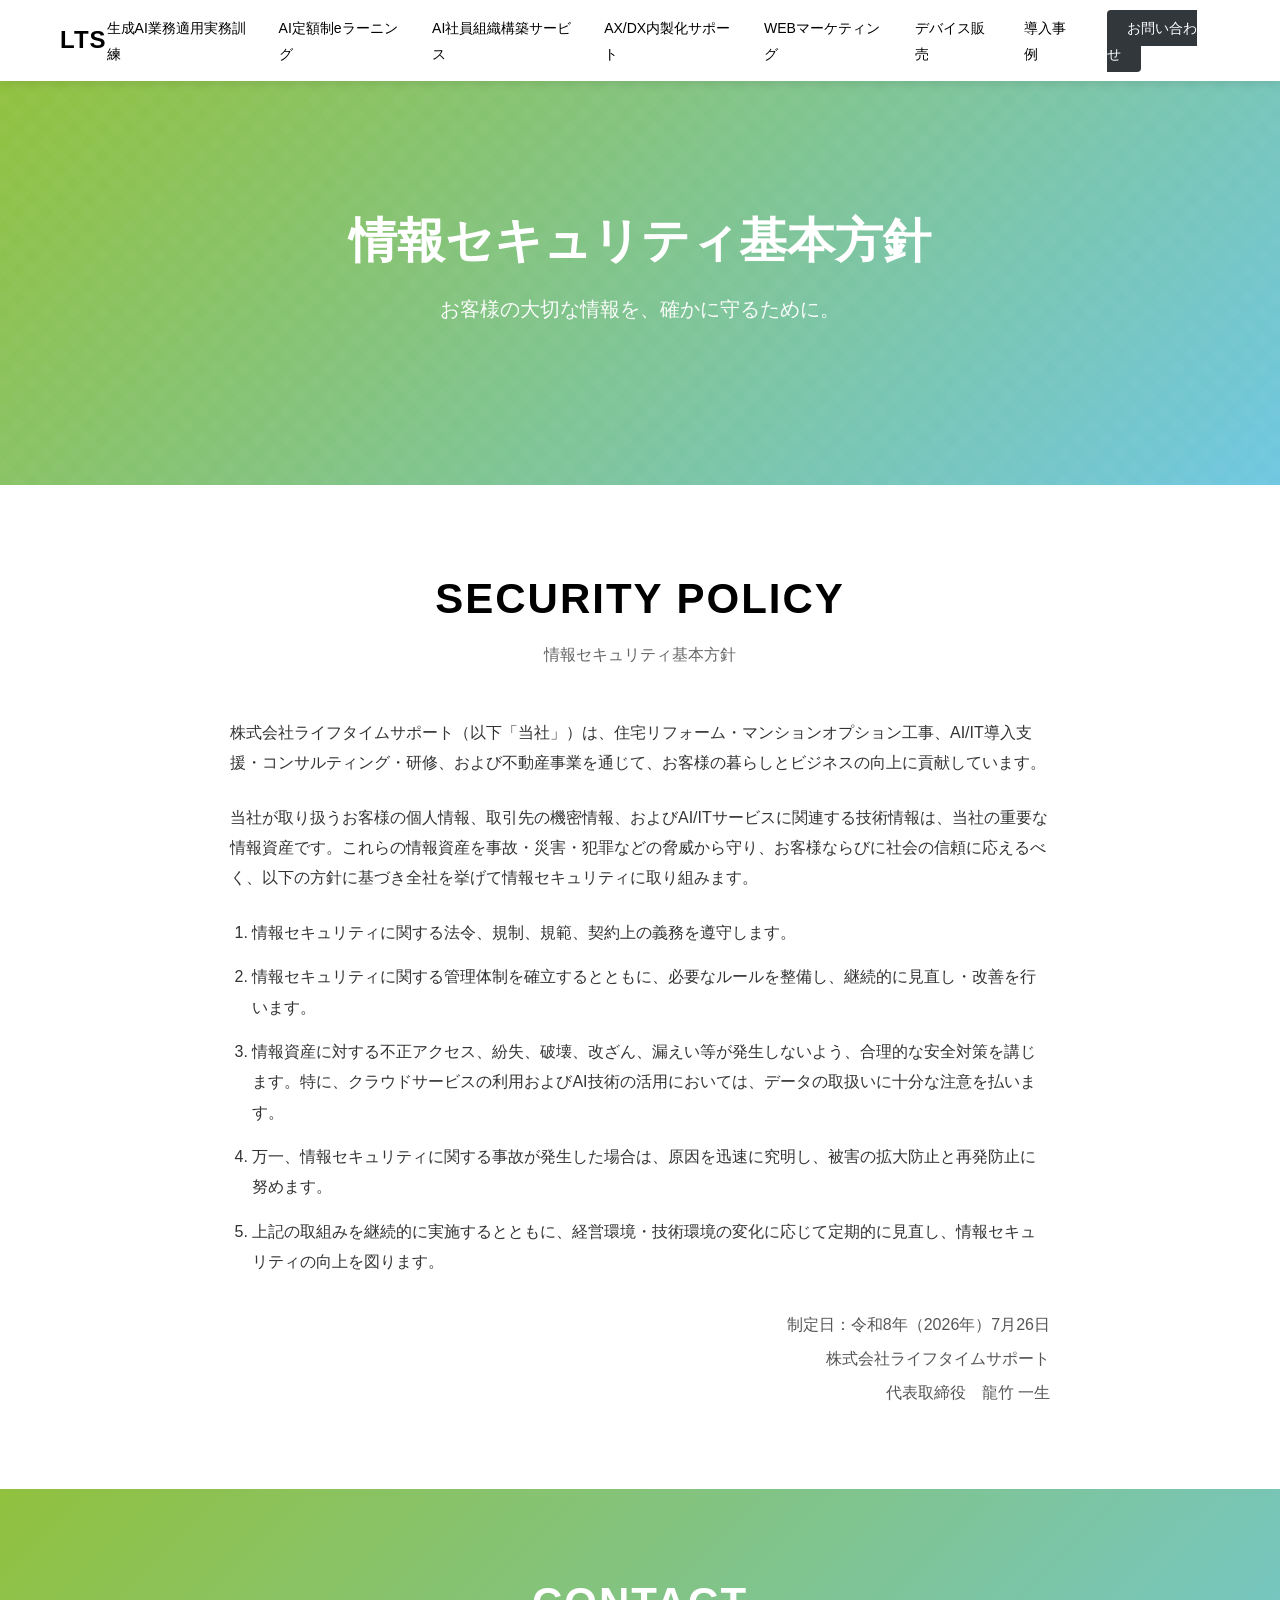
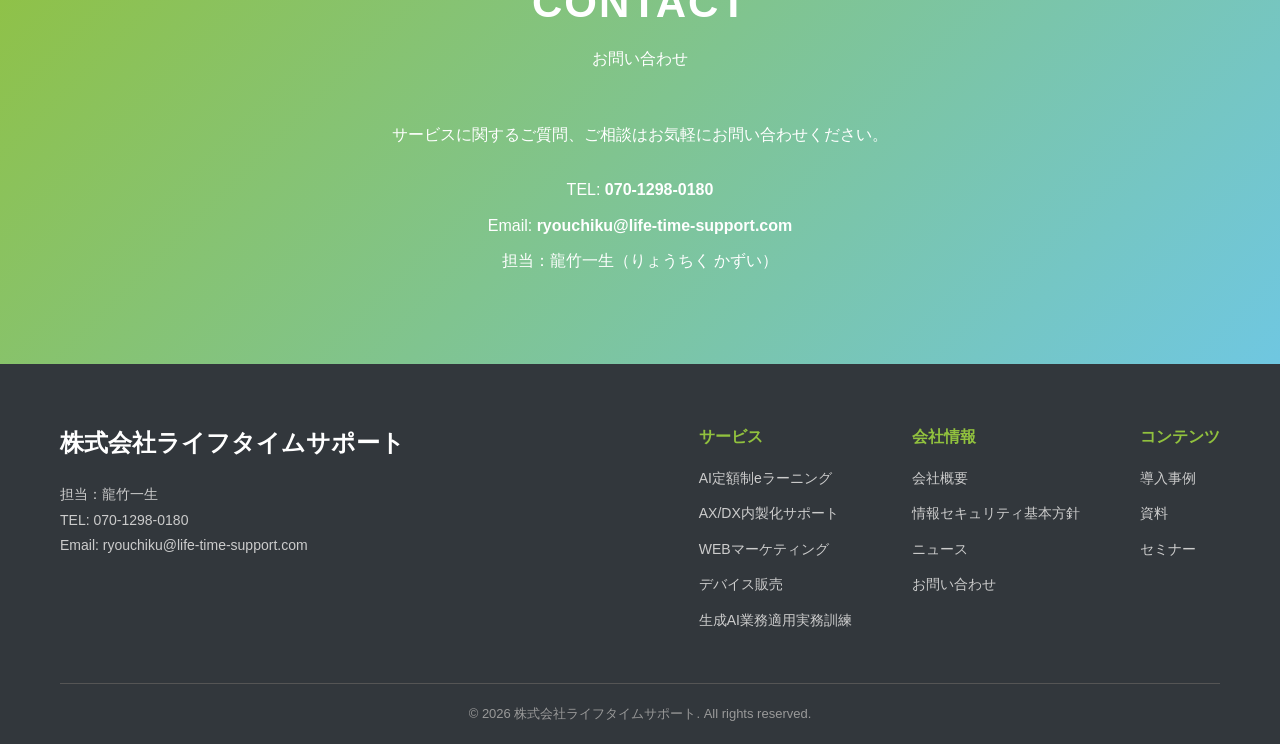
<file: security-policy.html>
<!DOCTYPE html>
<!-- ************************************************************************ -->
<!--    security-policy.html — 情報セキュリティ基本方針                        -->
<!--    © Life Time Support Inc.                                              -->
<!-- ************************************************************************ -->
<html lang="ja">
<head>
    <meta charset="UTF-8">
    <meta name="viewport" content="width=device-width, initial-scale=1.0">
    <title>情報セキュリティ基本方針 | 株式会社ライフタイムサポート</title>
    <meta name="description" content="株式会社ライフタイムサポートの情報セキュリティ基本方針。お客様の個人情報・取引先の機密情報・AI/ITサービスの技術情報を守るための当社の取組み方針を公表します。">
    <link rel="stylesheet" href="styles.css">
    <link rel="canonical" href="https://elearning.ai-company.info/security-policy.html">
</head>
<body>
    <!-- Header -->
    <header class="header">
        <div class="container">
            <div class="header-content">
                <div class="logo">
                    <a href="index.html">LTS</a>
                </div>
                <nav class="nav" id="nav">
                    <ul class="nav-list">
                        <li><a href="ai-seminar.html">生成AI業務適用実務訓練</a></li>
                        <li><a href="ai-elearning.html">AI定額制eラーニング</a></li>
                        <li><a href="#">AI社員組織構築サービス</a></li>
                        <li><a href="it-support.html">AX/DX内製化サポート</a></li>
                        <li><a href="web-marketing.html">WEBマーケティング</a></li>
                        <li><a href="device-sales.html">デバイス販売</a></li>
                        <li><a href="index.html#case">導入事例</a></li>
                        <li><a href="#contact" class="cta-button">お問い合わせ</a></li>
                    </ul>
                </nav>
                <button class="hamburger" id="hamburger">
                    <span></span>
                    <span></span>
                    <span></span>
                </button>
            </div>
        </div>
    </header>

    <!-- Hero Section -->
    <section class="hero" style="margin-top: 80px; height: 45vh;">
        <div class="hero-background"></div>
        <div class="container">
            <div class="hero-content">
                <h1 class="hero-title">情報セキュリティ基本方針</h1>
                <p class="hero-subtitle">お客様の大切な情報を、確かに守るために。</p>
            </div>
        </div>
    </section>

    <!-- Policy Section -->
    <section class="section">
        <div class="container">
            <h2 class="section-title">SECURITY POLICY</h2>
            <p class="section-subtitle">情報セキュリティ基本方針</p>
            <div style="max-width: 820px; margin: 0 auto; line-height: 1.9; color: #333;">
                <p style="margin-bottom: 24px;">
                    株式会社ライフタイムサポート（以下「当社」）は、住宅リフォーム・マンションオプション工事、AI/IT導入支援・コンサルティング・研修、および不動産事業を通じて、お客様の暮らしとビジネスの向上に貢献しています。
                </p>
                <p style="margin-bottom: 24px;">
                    当社が取り扱うお客様の個人情報、取引先の機密情報、およびAI/ITサービスに関連する技術情報は、当社の重要な情報資産です。これらの情報資産を事故・災害・犯罪などの脅威から守り、お客様ならびに社会の信頼に応えるべく、以下の方針に基づき全社を挙げて情報セキュリティに取り組みます。
                </p>
                <ol style="padding-left: 1.4em; margin-bottom: 32px;">
                    <li style="margin-bottom: 14px;">情報セキュリティに関する法令、規制、規範、契約上の義務を遵守します。</li>
                    <li style="margin-bottom: 14px;">情報セキュリティに関する管理体制を確立するとともに、必要なルールを整備し、継続的に見直し・改善を行います。</li>
                    <li style="margin-bottom: 14px;">情報資産に対する不正アクセス、紛失、破壊、改ざん、漏えい等が発生しないよう、合理的な安全対策を講じます。特に、クラウドサービスの利用およびAI技術の活用においては、データの取扱いに十分な注意を払います。</li>
                    <li style="margin-bottom: 14px;">万一、情報セキュリティに関する事故が発生した場合は、原因を迅速に究明し、被害の拡大防止と再発防止に努めます。</li>
                    <li style="margin-bottom: 14px;">上記の取組みを継続的に実施するとともに、経営環境・技術環境の変化に応じて定期的に見直し、情報セキュリティの向上を図ります。</li>
                </ol>
                <div style="text-align: right; color: #555;">
                    <p style="margin: 0;">制定日：令和8年（2026年）7月26日</p>
                    <p style="margin: 4px 0 0;">株式会社ライフタイムサポート</p>
                    <p style="margin: 4px 0 0;">代表取締役　龍竹 一生</p>
                </div>
            </div>
        </div>
    </section>

    <!-- Contact Section -->
    <section id="contact" class="section contact-section">
        <div class="container">
            <div class="contact-content">
                <h2 class="section-title">CONTACT</h2>
                <p class="section-subtitle">お問い合わせ</p>
                <p class="contact-text">サービスに関するご質問、ご相談はお気軽にお問い合わせください。</p>
                <div class="contact-info">
                    <p class="contact-phone">TEL: <a href="tel:07012980180">070-1298-0180</a></p>
                    <p class="contact-email">Email: <a href="mailto:ryouchiku@life-time-support.com">ryouchiku@life-time-support.com</a></p>
                    <p class="contact-person">担当：龍竹一生（りょうちく かずい）</p>
                </div>
            </div>
        </div>
    </section>

    <!-- Footer -->
    <footer class="footer">
        <div class="container">
            <div class="footer-content">
                <div class="footer-logo">
                    <h3>株式会社ライフタイムサポート</h3>
                    <p>担当：龍竹一生<br>TEL: 070-1298-0180<br>Email: ryouchiku@life-time-support.com</p>
                </div>
                <div class="footer-links">
                    <div class="footer-column">
                        <h4>サービス</h4>
                        <ul>
                            <li><a href="ai-elearning.html">AI定額制eラーニング</a></li>
                            <li><a href="it-support.html">AX/DX内製化サポート</a></li>
                            <li><a href="web-marketing.html">WEBマーケティング</a></li>
                            <li><a href="device-sales.html">デバイス販売</a></li>
                            <li><a href="ai-seminar.html">生成AI業務適用実務訓練</a></li>
                        </ul>
                    </div>
                    <div class="footer-column">
                        <h4>会社情報</h4>
                        <ul>
                            <li><a href="company.html">会社概要</a></li>
                            <li><a href="security-policy.html">情報セキュリティ基本方針</a></li>
                            <li><a href="index.html#news">ニュース</a></li>
                            <li><a href="#contact">お問い合わせ</a></li>
                        </ul>
                    </div>
                    <div class="footer-column">
                        <h4>コンテンツ</h4>
                        <ul>
                            <li><a href="index.html#case">導入事例</a></li>
                            <li><a href="index.html#resources">資料</a></li>
                            <li><a href="index.html#seminar">セミナー</a></li>
                        </ul>
                    </div>
                </div>
            </div>
            <div class="footer-bottom">
                <p>&copy; 2026 株式会社ライフタイムサポート. All rights reserved.</p>
            </div>
        </div>
    </footer>

    <script src="script.js"></script>
</body>
</html>
</file>
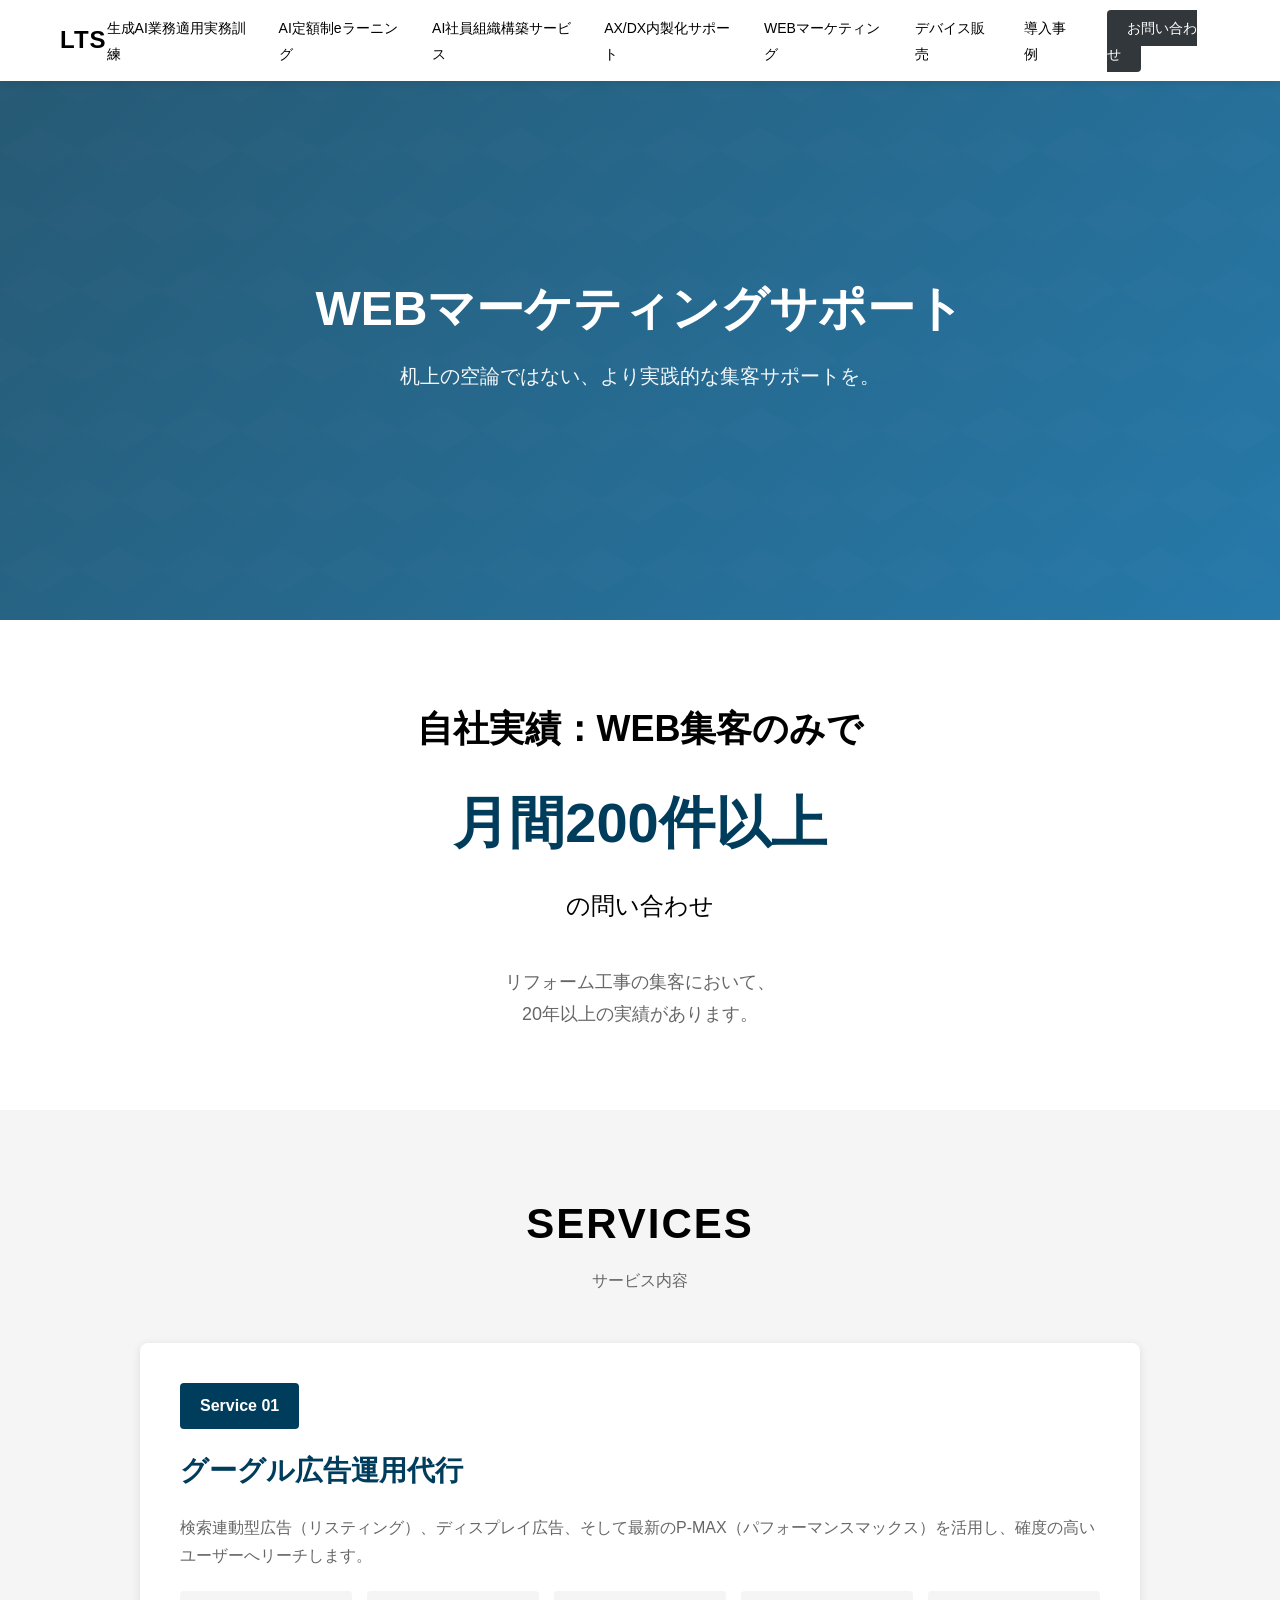
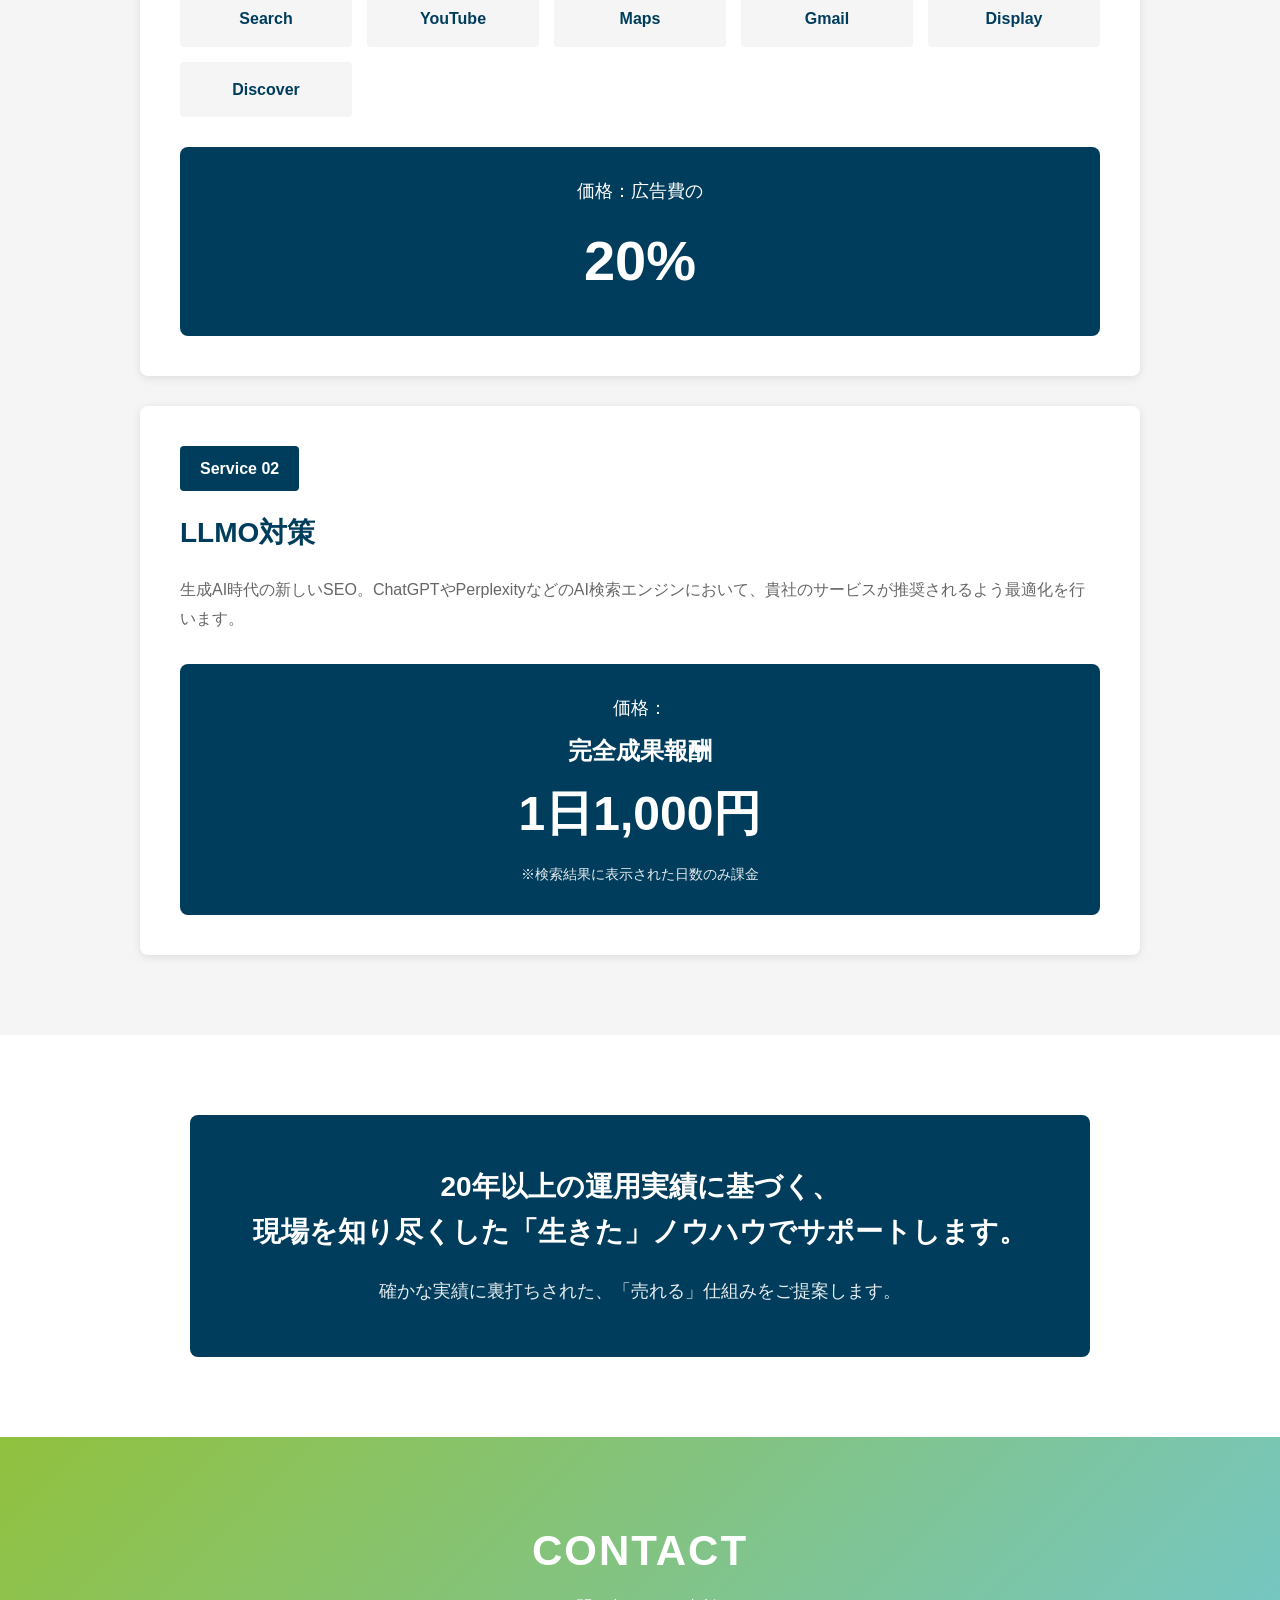
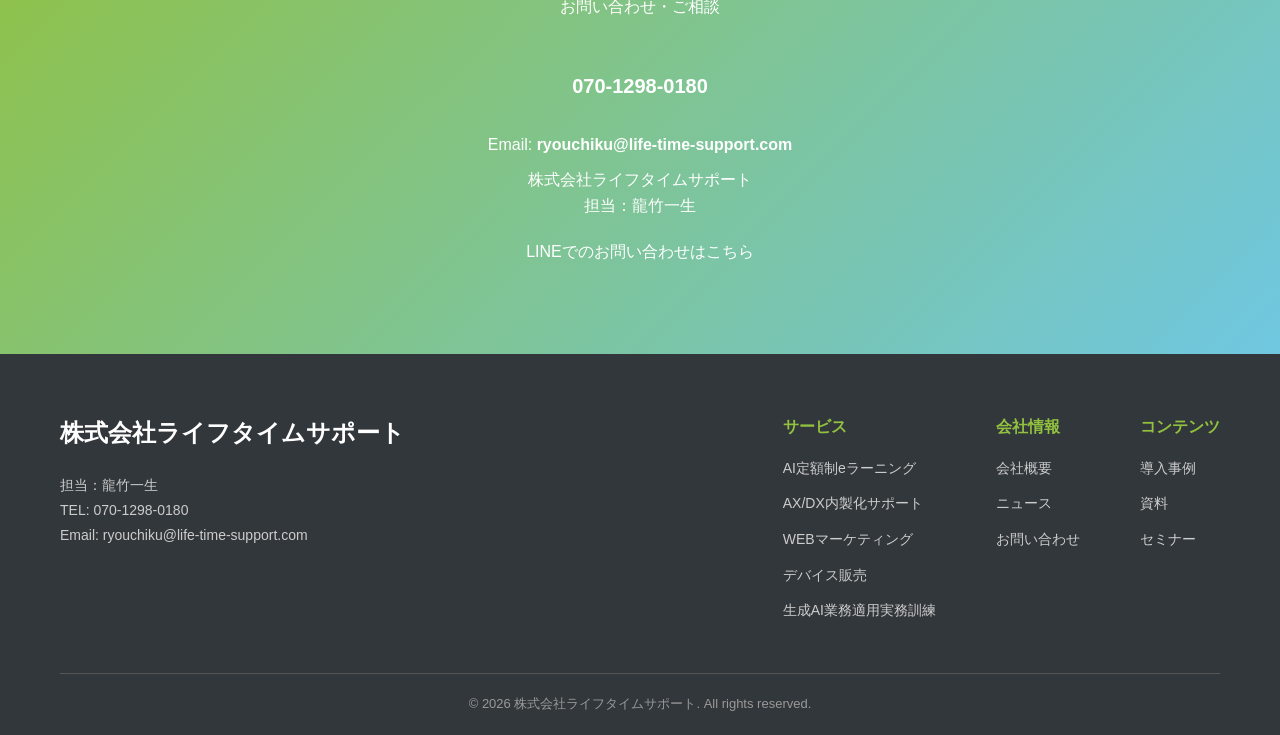
<file: web-marketing.html>
<!DOCTYPE html>
<!-- ************************************************************************ -->
<!--                                                                          -->
<!--    web-marketing.html                              :::      ::::::::  -->
<!--                                                    :+:      :+:    :+:  -->
<!--    By: Claude (LTS)                                #+#  +:+       +#+  -->
<!--                                                  +#+#+#+#+#+   +#+       -->
<!--    Created: 2026/03/26 10:44 by Claude (LTS)     #+#    #+#       -->
<!--    Updated: 2026/03/26 10:44 by Claude (LTS)     ###   ########    -->
<!--                                                                          -->
<!--    © Life Time Support Inc.                                         -->
<!--                                                                          -->
<!-- ************************************************************************ -->
<html lang="ja">
<head>
    <meta charset="UTF-8">
    <meta name="viewport" content="width=device-width, initial-scale=1.0">
    <title>WEBマーケティングサポート | 株式会社ライフタイムサポート</title>
    <link rel="stylesheet" href="styles.css">
    <link rel="canonical" href="https://elearning.ai-company.info/web-marketing.html">
</head>
<body>
    <!-- Header -->
    <header class="header">
        <div class="container">
            <div class="header-content">
                <div class="logo">
                    <a href="index.html">LTS</a>
                </div>
                <nav class="nav" id="nav">
                    <ul class="nav-list">
                        <li><a href="ai-seminar.html">生成AI業務適用実務訓練</a></li>
                        <li><a href="ai-elearning.html">AI定額制eラーニング</a></li>
                        <li><a href="#">AI社員組織構築サービス</a></li>
                        <li><a href="it-support.html">AX/DX内製化サポート</a></li>
                        <li><a href="web-marketing.html">WEBマーケティング</a></li>
                        <li><a href="device-sales.html">デバイス販売</a></li>
                        <li><a href="index.html#case">導入事例</a></li>
                        <li><a href="#contact" class="cta-button">お問い合わせ</a></li>
                    </ul>
                </nav>
                <button class="hamburger" id="hamburger">
                    <span></span>
                    <span></span>
                    <span></span>
                </button>
            </div>
        </div>
    </header>

    <!-- Hero Section -->
    <section class="hero" style="margin-top: 80px; height: 60vh;">
        <div class="hero-background hero-web-marketing"></div>
        <div class="container">
            <div class="hero-content">
                <h1 class="hero-title">WEBマーケティングサポート</h1>
                <p class="hero-subtitle">机上の空論ではない、より実践的な集客サポートを。</p>
            </div>
        </div>
    </section>

    <!-- Results Section -->
    <section class="section" style="background-color: #ffffff;">
        <div class="container">
            <div style="max-width: 900px; margin: 0 auto; text-align: center;">
                <h2 style="font-size: 36px; margin-bottom: 20px; font-weight: bold;">自社実績：WEB集客のみで</h2>
                <p style="font-size: 56px; font-weight: bold; color: #003d5c; margin-bottom: 20px;">月間200件以上</p>
                <p style="font-size: 24px; margin-bottom: 40px;">の問い合わせ</p>
                <p style="font-size: 18px; line-height: 1.8; color: #666;">
                    リフォーム工事の集客において、<br>
                    20年以上の実績があります。
                </p>
            </div>
        </div>
    </section>

    <!-- Services Section -->
    <section class="section" style="background-color: #f5f5f5;">
        <div class="container">
            <h2 class="section-title">SERVICES</h2>
            <p class="section-subtitle">サービス内容</p>

            <div style="max-width: 1000px; margin: 0 auto;">
                <!-- Service 01 -->
                <div style="background-color: white; padding: 40px; border-radius: 8px; margin-bottom: 30px; box-shadow: 0 2px 10px rgba(0,0,0,0.1);">
                    <div style="background-color: #003d5c; color: white; padding: 10px 20px; border-radius: 4px; display: inline-block; margin-bottom: 20px;">
                        <span style="font-weight: bold;">Service 01</span>
                    </div>
                    <h3 style="font-size: 28px; margin-bottom: 20px; color: #003d5c;">グーグル広告運用代行</h3>

                    <div style="margin-bottom: 30px;">
                        <p style="font-size: 16px; line-height: 1.8; color: #666; margin-bottom: 20px;">
                            検索連動型広告（リスティング）、ディスプレイ広告、そして最新のP-MAX（パフォーマンスマックス）を活用し、確度の高いユーザーへリーチします。
                        </p>
                        <div style="display: grid; grid-template-columns: repeat(auto-fit, minmax(150px, 1fr)); gap: 15px; margin-top: 20px;">
                            <div style="background-color: #f5f5f5; padding: 15px; border-radius: 4px; text-align: center;">
                                <p style="font-weight: bold; color: #003d5c;">Search</p>
                            </div>
                            <div style="background-color: #f5f5f5; padding: 15px; border-radius: 4px; text-align: center;">
                                <p style="font-weight: bold; color: #003d5c;">YouTube</p>
                            </div>
                            <div style="background-color: #f5f5f5; padding: 15px; border-radius: 4px; text-align: center;">
                                <p style="font-weight: bold; color: #003d5c;">Maps</p>
                            </div>
                            <div style="background-color: #f5f5f5; padding: 15px; border-radius: 4px; text-align: center;">
                                <p style="font-weight: bold; color: #003d5c;">Gmail</p>
                            </div>
                            <div style="background-color: #f5f5f5; padding: 15px; border-radius: 4px; text-align: center;">
                                <p style="font-weight: bold; color: #003d5c;">Display</p>
                            </div>
                            <div style="background-color: #f5f5f5; padding: 15px; border-radius: 4px; text-align: center;">
                                <p style="font-weight: bold; color: #003d5c;">Discover</p>
                            </div>
                        </div>
                    </div>

                    <div style="background-color: #003d5c; color: white; padding: 30px; border-radius: 8px; text-align: center;">
                        <p style="font-size: 18px; margin-bottom: 10px;">価格：広告費の</p>
                        <p style="font-size: 56px; font-weight: bold;">20%</p>
                    </div>
                </div>

                <!-- Service 02 -->
                <div style="background-color: white; padding: 40px; border-radius: 8px; box-shadow: 0 2px 10px rgba(0,0,0,0.1);">
                    <div style="background-color: #003d5c; color: white; padding: 10px 20px; border-radius: 4px; display: inline-block; margin-bottom: 20px;">
                        <span style="font-weight: bold;">Service 02</span>
                    </div>
                    <h3 style="font-size: 28px; margin-bottom: 20px; color: #003d5c;">LLMO対策</h3>

                    <div style="margin-bottom: 30px;">
                        <p style="font-size: 16px; line-height: 1.8; color: #666; margin-bottom: 20px;">
                            生成AI時代の新しいSEO。ChatGPTやPerplexityなどのAI検索エンジンにおいて、貴社のサービスが推奨されるよう最適化を行います。
                        </p>
                    </div>

                    <div style="background-color: #003d5c; color: white; padding: 30px; border-radius: 8px;">
                        <p style="font-size: 18px; margin-bottom: 10px; text-align: center;">価格：</p>
                        <p style="font-size: 24px; font-weight: bold; text-align: center; margin-bottom: 5px;">完全成果報酬</p>
                        <p style="font-size: 48px; font-weight: bold; text-align: center;">1日1,000円</p>
                        <p style="font-size: 14px; text-align: center; margin-top: 10px; opacity: 0.9;">※検索結果に表示された日数のみ課金</p>
                    </div>
                </div>
            </div>
        </div>
    </section>

    <!-- Results Message Section -->
    <section class="section" style="background-color: #ffffff;">
        <div class="container">
            <div style="max-width: 900px; margin: 0 auto; text-align: center; background-color: #003d5c; padding: 50px 30px; border-radius: 8px; color: white;">
                <h2 style="font-size: 28px; margin-bottom: 20px; line-height: 1.6;">
                    20年以上の運用実績に基づく、<br>
                    現場を知り尽くした「生きた」ノウハウでサポートします。
                </h2>
                <p style="font-size: 18px; line-height: 1.8; opacity: 0.9;">
                    確かな実績に裏打ちされた、「売れる」仕組みをご提案します。
                </p>
            </div>
        </div>
    </section>

    <!-- Contact Section -->
    <section id="contact" class="section contact-section">
        <div class="container">
            <div class="contact-content">
                <h2 class="section-title">CONTACT</h2>
                <p class="section-subtitle">お問い合わせ・ご相談</p>
                <p class="contact-text" style="font-size: 20px; font-weight: bold; margin-bottom: 30px;">070-1298-0180</p>
                <div class="contact-info">
                    <p class="contact-email">Email: <a href="mailto:ryouchiku@life-time-support.com">ryouchiku@life-time-support.com</a></p>
                    <p class="contact-person">株式会社ライフタイムサポート<br>担当：龍竹一生</p>
                    <p style="margin-top: 20px;">LINEでのお問い合わせはこちら</p>
                </div>
            </div>
        </div>
    </section>

    <!-- Footer -->
    <footer class="footer">
        <div class="container">
            <div class="footer-content">
                <div class="footer-logo">
                    <h3>株式会社ライフタイムサポート</h3>
                    <p>担当：龍竹一生<br>TEL: 070-1298-0180<br>Email: ryouchiku@life-time-support.com</p>
                </div>
                <div class="footer-links">
                    <div class="footer-column">
                        <h4>サービス</h4>
                        <ul>
                            <li><a href="ai-elearning.html">AI定額制eラーニング</a></li>
                            <li><a href="it-support.html">AX/DX内製化サポート</a></li>
                            <li><a href="web-marketing.html">WEBマーケティング</a></li>
                            <li><a href="device-sales.html">デバイス販売</a></li>
                            <li><a href="ai-seminar.html">生成AI業務適用実務訓練</a></li>
                        </ul>
                    </div>
                    <div class="footer-column">
                        <h4>会社情報</h4>
                        <ul>
                            <li><a href="company.html">会社概要</a></li>
                            <li><a href="index.html#news">ニュース</a></li>
                            <li><a href="#contact">お問い合わせ</a></li>
                        </ul>
                    </div>
                    <div class="footer-column">
                        <h4>コンテンツ</h4>
                        <ul>
                            <li><a href="index.html#case">導入事例</a></li>
                            <li><a href="index.html#resources">資料</a></li>
                            <li><a href="index.html#seminar">セミナー</a></li>
                        </ul>
                    </div>
                </div>
            </div>
            <div class="footer-bottom">
                <p>&copy; 2026 株式会社ライフタイムサポート. All rights reserved.</p>
            </div>
        </div>
    </footer>

    <script src="script.js"></script>
</body>
</html>
</file>
<file: styles.css>
/* ************************************************************************** */
/*                                                                            */
/*    styles.css                                        :::      ::::::::    */
/*                                                      :+:      :+:    :+:  */
/*    By: Claude (LTS)                                  #+#  +:+       +#+    */
/*                                                    +#+#+#+#+#+   +#+       */
/*    Created: 2026/03/26 10:44 by Claude (LTS)       #+#    #+#         */
/*    Updated: 2026/03/26 10:44 by Claude (LTS)       ###   ########      */
/*                                                                            */
/*    © Life Time Support Inc.                                           */
/*                                                                            */
/* ************************************************************************** */
/* Reset and Base Styles */
* {
    margin: 0;
    padding: 0;
    box-sizing: border-box;
}

html {
    scroll-behavior: smooth;
}

body {
    font-family: -apple-system, BlinkMacSystemFont, "Segoe UI", Roboto, "Helvetica Neue", Arial, sans-serif;
    line-height: 1.6;
    color: #000000;
    background-color: #ffffff;
}

.container {
    max-width: 1200px;
    margin: 0 auto;
    padding: 0 20px;
}

/* Header Styles */
.header {
    position: fixed;
    top: 0;
    left: 0;
    right: 0;
    background-color: #ffffff;
    box-shadow: 0 2px 10px rgba(0, 0, 0, 0.1);
    z-index: 1000;
    padding: 15px 0;
}

.header-content {
    display: flex;
    justify-content: space-between;
    align-items: center;
}

.logo a {
    font-size: 24px;
    font-weight: bold;
    color: #000000;
    text-decoration: none;
    letter-spacing: 1px;
}

.nav-list {
    display: flex;
    list-style: none;
    gap: 2em;
    align-items: center;
}

.nav-list a {
    text-decoration: none;
    color: #000000;
    font-size: 14px;
    transition: color 0.3s;
}

.nav-list a:hover {
    color: #91c13e;
}

.cta-button {
    background-color: #32373c;
    color: #ffffff !important;
    padding: 10px 20px;
    border-radius: 4px;
}

.cta-button:hover {
    background-color: #91c13e;
}

.hamburger {
    display: none;
    flex-direction: column;
    background: none;
    border: none;
    cursor: pointer;
    padding: 5px;
}

.hamburger span {
    width: 25px;
    height: 3px;
    background-color: #000000;
    margin: 3px 0;
    transition: 0.3s;
}

/* Hero Section */
.hero {
    position: relative;
    height: 100vh;
    display: flex;
    align-items: center;
    justify-content: center;
    color: #ffffff;
    overflow: hidden;
    margin-top: 60px;
}

.hero-background {
    position: absolute;
    top: 0;
    left: 0;
    width: 100%;
    height: 100%;
    background: linear-gradient(135deg, #91c13e 0%, #6fc7e1 100%);
    z-index: -1;
}

/* Hero background patterns for different pages */
.hero-background::before {
    content: '';
    position: absolute;
    top: 0;
    left: 0;
    right: 0;
    bottom: 0;
    background-image:
        repeating-linear-gradient(45deg, transparent, transparent 10px, rgba(255,255,255,.03) 10px, rgba(255,255,255,.03) 20px),
        repeating-linear-gradient(-45deg, transparent, transparent 10px, rgba(255,255,255,.03) 10px, rgba(255,255,255,.03) 20px);
    opacity: 0.5;
}

/* AI Training Pattern - Education/Learning theme */
.hero-ai-training {
    background:
        linear-gradient(135deg, rgba(145, 193, 62, 0.85) 0%, rgba(111, 199, 225, 0.85) 100%),
        url('https://images.unsplash.com/photo-1488190211105-8b0e65b80b4e?auto=format&fit=crop&w=1920&q=80') center/cover no-repeat;
}

.hero-ai-training::before {
    content: '';
    position: absolute;
    top: 0;
    left: 0;
    right: 0;
    bottom: 0;
    background-image:
        radial-gradient(circle at 20% 50%, rgba(255,255,255,.05) 1px, transparent 1px),
        radial-gradient(circle at 60% 30%, rgba(255,255,255,.05) 1px, transparent 1px),
        radial-gradient(circle at 80% 70%, rgba(255,255,255,.05) 1px, transparent 1px);
    background-size: 50px 50px, 80px 80px, 100px 100px;
    background-position: 0 0, 40px 60px, 130px 270px;
}

/* IT Support Pattern - Code/System theme */
.hero-it-support {
    background:
        linear-gradient(135deg, rgba(111, 199, 225, 0.85) 0%, rgba(74, 144, 226, 0.85) 100%),
        url('https://images.unsplash.com/photo-1461749280684-dccba630e2f6?auto=format&fit=crop&w=1920&q=80') center/cover no-repeat;
}

.hero-it-support::before {
    content: '';
    position: absolute;
    top: 0;
    left: 0;
    right: 0;
    bottom: 0;
    background-image:
        linear-gradient(90deg, rgba(255,255,255,.03) 1px, transparent 1px),
        linear-gradient(0deg, rgba(255,255,255,.03) 1px, transparent 1px);
    background-size: 20px 20px;
}

/* Web Marketing Pattern - Graph/Chart theme */
.hero-web-marketing {
    background:
        linear-gradient(135deg, rgba(0, 61, 92, 0.85) 0%, rgba(0, 98, 155, 0.85) 100%),
        url('https://images.unsplash.com/photo-1460925895917-afdab827c52f?auto=format&fit=crop&w=1920&q=80') center/cover no-repeat;
}

.hero-web-marketing::before {
    content: '';
    position: absolute;
    top: 0;
    left: 0;
    right: 0;
    bottom: 0;
    background-image:
        linear-gradient(30deg, rgba(255,255,255,.02) 12%, transparent 12.5%, transparent 87%, rgba(255,255,255,.02) 87.5%, rgba(255,255,255,.02)),
        linear-gradient(150deg, rgba(255,255,255,.02) 12%, transparent 12.5%, transparent 87%, rgba(255,255,255,.02) 87.5%, rgba(255,255,255,.02)),
        linear-gradient(30deg, rgba(255,255,255,.02) 12%, transparent 12.5%, transparent 87%, rgba(255,255,255,.02) 87.5%, rgba(255,255,255,.02)),
        linear-gradient(150deg, rgba(255,255,255,.02) 12%, transparent 12.5%, transparent 87%, rgba(255,255,255,.02) 87.5%, rgba(255,255,255,.02));
    background-size: 80px 140px;
    background-position: 0 0, 0 0, 40px 70px, 40px 70px;
}

/* Device Sales Pattern - Tech/Hardware theme */
.hero-device-sales {
    background:
        linear-gradient(135deg, rgba(255, 140, 0, 0.85) 0%, rgba(255, 165, 0, 0.85) 100%),
        url('https://images.unsplash.com/photo-1498049794561-7780e7231661?auto=format&fit=crop&w=1920&q=80') center/cover no-repeat;
}

.hero-device-sales::before {
    content: '';
    position: absolute;
    top: 0;
    left: 0;
    right: 0;
    bottom: 0;
    background-image:
        repeating-linear-gradient(0deg, rgba(255,255,255,.05) 0px, rgba(255,255,255,.05) 1px, transparent 1px, transparent 20px),
        repeating-linear-gradient(90deg, rgba(255,255,255,.05) 0px, rgba(255,255,255,.05) 1px, transparent 1px, transparent 20px);
    background-size: 100% 100%;
}

/* AI Seminar Pattern - Training/Workshop theme */
.hero-ai-seminar {
    background:
        linear-gradient(135deg, rgba(102, 126, 234, 0.85) 0%, rgba(118, 75, 162, 0.85) 100%),
        url('https://images.unsplash.com/photo-1552664730-d307ca884978?auto=format&fit=crop&w=1920&q=80') center/cover no-repeat;
}

.hero-ai-seminar::before {
    content: '';
    position: absolute;
    top: 0;
    left: 0;
    right: 0;
    bottom: 0;
    background-image:
        radial-gradient(circle at 25% 25%, rgba(255,255,255,.04) 2%, transparent 3%),
        radial-gradient(circle at 75% 75%, rgba(255,255,255,.04) 2%, transparent 3%),
        radial-gradient(circle at 25% 75%, rgba(255,255,255,.04) 2%, transparent 3%),
        radial-gradient(circle at 75% 25%, rgba(255,255,255,.04) 2%, transparent 3%);
    background-size: 100px 100px;
}

.hero-content {
    text-align: center;
    z-index: 1;
}

.hero-title {
    font-size: 48px;
    font-weight: bold;
    margin-bottom: 20px;
    line-height: 1.3;
}

.hero-subtitle {
    font-size: 20px;
    margin-bottom: 30px;
    opacity: 0.95;
}

.hero-cta {
    display: inline-block;
    background-color: #ffffff;
    color: #000000;
    padding: 15px 40px;
    text-decoration: none;
    border-radius: 4px;
    font-weight: bold;
    transition: transform 0.3s, box-shadow 0.3s;
}

.hero-cta:hover {
    transform: translateY(-2px);
    box-shadow: 0 4px 15px rgba(0, 0, 0, 0.2);
}

.scroll-indicator {
    position: absolute;
    bottom: 30px;
    left: 50%;
    transform: translateX(-50%);
    display: flex;
    flex-direction: column;
    align-items: center;
    gap: 10px;
    color: #ffffff;
    font-size: 12px;
    letter-spacing: 2px;
}

.scroll-line {
    width: 1px;
    height: 40px;
    background-color: #ffffff;
    animation: scrollAnimation 2s infinite;
}

@keyframes scrollAnimation {
    0%, 100% {
        opacity: 0;
        transform: translateY(0);
    }
    50% {
        opacity: 1;
        transform: translateY(10px);
    }
}

/* Section Styles */
.section {
    padding: 80px 0;
}

.section-title {
    font-size: 42px;
    font-weight: bold;
    text-align: center;
    margin-bottom: 10px;
    letter-spacing: 2px;
}

.section-subtitle {
    text-align: center;
    font-size: 16px;
    color: #666;
    margin-bottom: 50px;
}

/* Service Section */
.service-section {
    background-color: #f5f5f5;
}

.service-grid {
    display: grid;
    grid-template-columns: repeat(auto-fit, minmax(300px, 1fr));
    gap: 30px;
}

.service-card {
    background-color: #ffffff;
    border-radius: 8px;
    overflow: hidden;
    box-shadow: 0 2px 10px rgba(0, 0, 0, 0.1);
    transition: transform 0.3s, box-shadow 0.3s;
}

.service-card:hover {
    transform: translateY(-5px);
    box-shadow: 0 5px 20px rgba(0, 0, 0, 0.15);
}

.service-image {
    width: 100%;
    height: 200px;
}

.service-card h3 {
    padding: 20px 20px 10px;
    font-size: 20px;
}

.service-card p {
    padding: 0 20px 15px;
    color: #666;
    font-size: 14px;
}

.service-link {
    display: block;
    padding: 0 20px 20px;
    color: #91c13e;
    text-decoration: none;
    font-weight: bold;
    transition: color 0.3s;
}

.service-link:hover {
    color: #6fc7e1;
}

/* Case Section */
.case-section {
    background-color: #ffffff;
}

.case-grid {
    display: grid;
    grid-template-columns: repeat(auto-fit, minmax(350px, 1fr));
    gap: 30px;
}

.case-card {
    background-color: #f5f5f5;
    border-radius: 8px;
    overflow: hidden;
    transition: transform 0.3s, box-shadow 0.3s;
}

.case-card:hover {
    transform: translateY(-5px);
    box-shadow: 0 5px 20px rgba(0, 0, 0, 0.1);
}

.case-image {
    width: 100%;
    height: 200px;
}

.case-content {
    padding: 20px;
}

.case-category {
    display: inline-block;
    background-color: #91c13e;
    color: #ffffff;
    padding: 4px 12px;
    border-radius: 3px;
    font-size: 12px;
    margin-bottom: 10px;
}

.case-card h3 {
    font-size: 18px;
    margin-bottom: 10px;
}

.case-card p {
    color: #666;
    font-size: 14px;
}

/* Documents Section */
.documents-section {
    background-color: #f5f5f5;
}

.documents-grid {
    display: grid;
    grid-template-columns: repeat(auto-fit, minmax(400px, 1fr));
    gap: 30px;
}

.document-card {
    background-color: #ffffff;
    border-radius: 8px;
    overflow: hidden;
    box-shadow: 0 2px 10px rgba(0, 0, 0, 0.1);
    transition: transform 0.3s;
}

.document-card:hover {
    transform: translateY(-5px);
}

.document-image {
    width: 100%;
    height: 250px;
}

.document-card h3 {
    padding: 20px 20px 10px;
    font-size: 18px;
}

.document-card p {
    padding: 0 20px 15px;
    color: #666;
    font-size: 14px;
}

.document-link {
    display: block;
    padding: 0 20px 20px;
    color: #91c13e;
    text-decoration: none;
    font-weight: bold;
}

.document-link:hover {
    color: #6fc7e1;
}

/* Events Section */
.events-section {
    background-color: #ffffff;
}

.events-grid {
    display: grid;
    grid-template-columns: repeat(auto-fit, minmax(400px, 1fr));
    gap: 30px;
}

.event-card {
    background-color: #f5f5f5;
    border-radius: 8px;
    overflow: hidden;
    transition: transform 0.3s;
}

.event-card:hover {
    transform: translateY(-5px);
}

.event-image {
    width: 100%;
    height: 200px;
}

.event-content {
    padding: 20px;
}

.event-date {
    display: inline-block;
    color: #91c13e;
    font-size: 14px;
    font-weight: bold;
    margin-bottom: 10px;
}

.event-card h3 {
    font-size: 18px;
    margin-bottom: 10px;
}

.event-card p {
    color: #666;
    font-size: 14px;
    margin-bottom: 15px;
}

.event-link {
    color: #91c13e;
    text-decoration: none;
    font-weight: bold;
}

.event-link:hover {
    color: #6fc7e1;
}

/* News Section */
.news-section {
    background-color: #f5f5f5;
}

.news-list {
    max-width: 800px;
    margin: 0 auto;
}

.news-item {
    background-color: #ffffff;
    padding: 25px;
    margin-bottom: 20px;
    border-radius: 8px;
    border-left: 4px solid #91c13e;
    transition: transform 0.3s;
}

.news-item:hover {
    transform: translateX(5px);
}

.news-date {
    display: block;
    color: #91c13e;
    font-size: 14px;
    font-weight: bold;
    margin-bottom: 10px;
}

.news-item h3 {
    font-size: 16px;
    color: #000000;
}

/* Contact Section */
.contact-section {
    background: linear-gradient(135deg, #91c13e 0%, #6fc7e1 100%);
    color: #ffffff;
    text-align: center;
}

.contact-section .section-title,
.contact-section .section-subtitle {
    color: #ffffff;
}

.contact-text {
    font-size: 16px;
    margin-bottom: 30px;
    max-width: 600px;
    margin-left: auto;
    margin-right: auto;
}

.contact-button {
    display: inline-block;
    background-color: #ffffff;
    color: #000000;
    padding: 15px 40px;
    text-decoration: none;
    border-radius: 4px;
    font-weight: bold;
    transition: transform 0.3s, box-shadow 0.3s;
}

.contact-button:hover {
    transform: translateY(-2px);
    box-shadow: 0 4px 15px rgba(0, 0, 0, 0.2);
}

.contact-info {
    margin-top: 30px;
}

.contact-info p {
    font-size: 16px;
    margin: 10px 0;
}

.contact-info a {
    color: #ffffff;
    text-decoration: none;
    font-weight: bold;
}

.contact-info a:hover {
    text-decoration: underline;
}

/* Footer */
.footer {
    background-color: #32373c;
    color: #ffffff;
    padding: 60px 0 20px;
}

.footer-content {
    display: flex;
    justify-content: space-between;
    margin-bottom: 40px;
    flex-wrap: wrap;
    gap: 40px;
}

.footer-logo h3 {
    font-size: 24px;
    margin-bottom: 20px;
}

.footer-logo p {
    font-size: 14px;
    line-height: 1.8;
    color: #cccccc;
}

.footer-links {
    display: flex;
    gap: 60px;
}

.footer-column h4 {
    font-size: 16px;
    margin-bottom: 15px;
    color: #91c13e;
}

.footer-column ul {
    list-style: none;
}

.footer-column li {
    margin-bottom: 10px;
}

.footer-column a {
    color: #cccccc;
    text-decoration: none;
    font-size: 14px;
    transition: color 0.3s;
}

.footer-column a:hover {
    color: #91c13e;
}

.footer-bottom {
    text-align: center;
    padding-top: 20px;
    border-top: 1px solid #555;
}

.footer-bottom p {
    font-size: 13px;
    color: #999;
}

/* Fade-up Animation */
.fade-up {
    opacity: 0;
    transform: translateY(30px);
    transition: opacity 0.6s ease-out, transform 0.6s ease-out;
}

.fade-up.visible {
    opacity: 1;
    transform: translateY(0);
}

/* Responsive Styles */
@media (max-width: 768px) {
    .nav {
        position: fixed;
        top: 60px;
        left: -100%;
        width: 100%;
        height: calc(100vh - 60px);
        background-color: #ffffff;
        transition: left 0.3s;
        padding: 20px;
    }

    .nav.active {
        left: 0;
    }

    .nav-list {
        flex-direction: column;
        gap: 20px;
        align-items: flex-start;
    }

    .hamburger {
        display: flex;
    }

    .hamburger.active span:nth-child(1) {
        transform: rotate(45deg) translate(8px, 8px);
    }

    .hamburger.active span:nth-child(2) {
        opacity: 0;
    }

    .hamburger.active span:nth-child(3) {
        transform: rotate(-45deg) translate(8px, -8px);
    }

    .hero-title {
        font-size: 32px;
    }

    .hero-subtitle {
        font-size: 16px;
    }

    .section-title {
        font-size: 32px;
    }

    .service-grid,
    .case-grid,
    .documents-grid,
    .events-grid {
        grid-template-columns: 1fr;
    }

    .footer-content {
        flex-direction: column;
    }

    .footer-links {
        flex-direction: column;
        gap: 30px;
    }
}

@media (max-width: 480px) {
    .hero-title {
        font-size: 28px;
    }

    .section-title {
        font-size: 28px;
    }

    .container {
        padding: 0 15px;
    }
}
</file>
